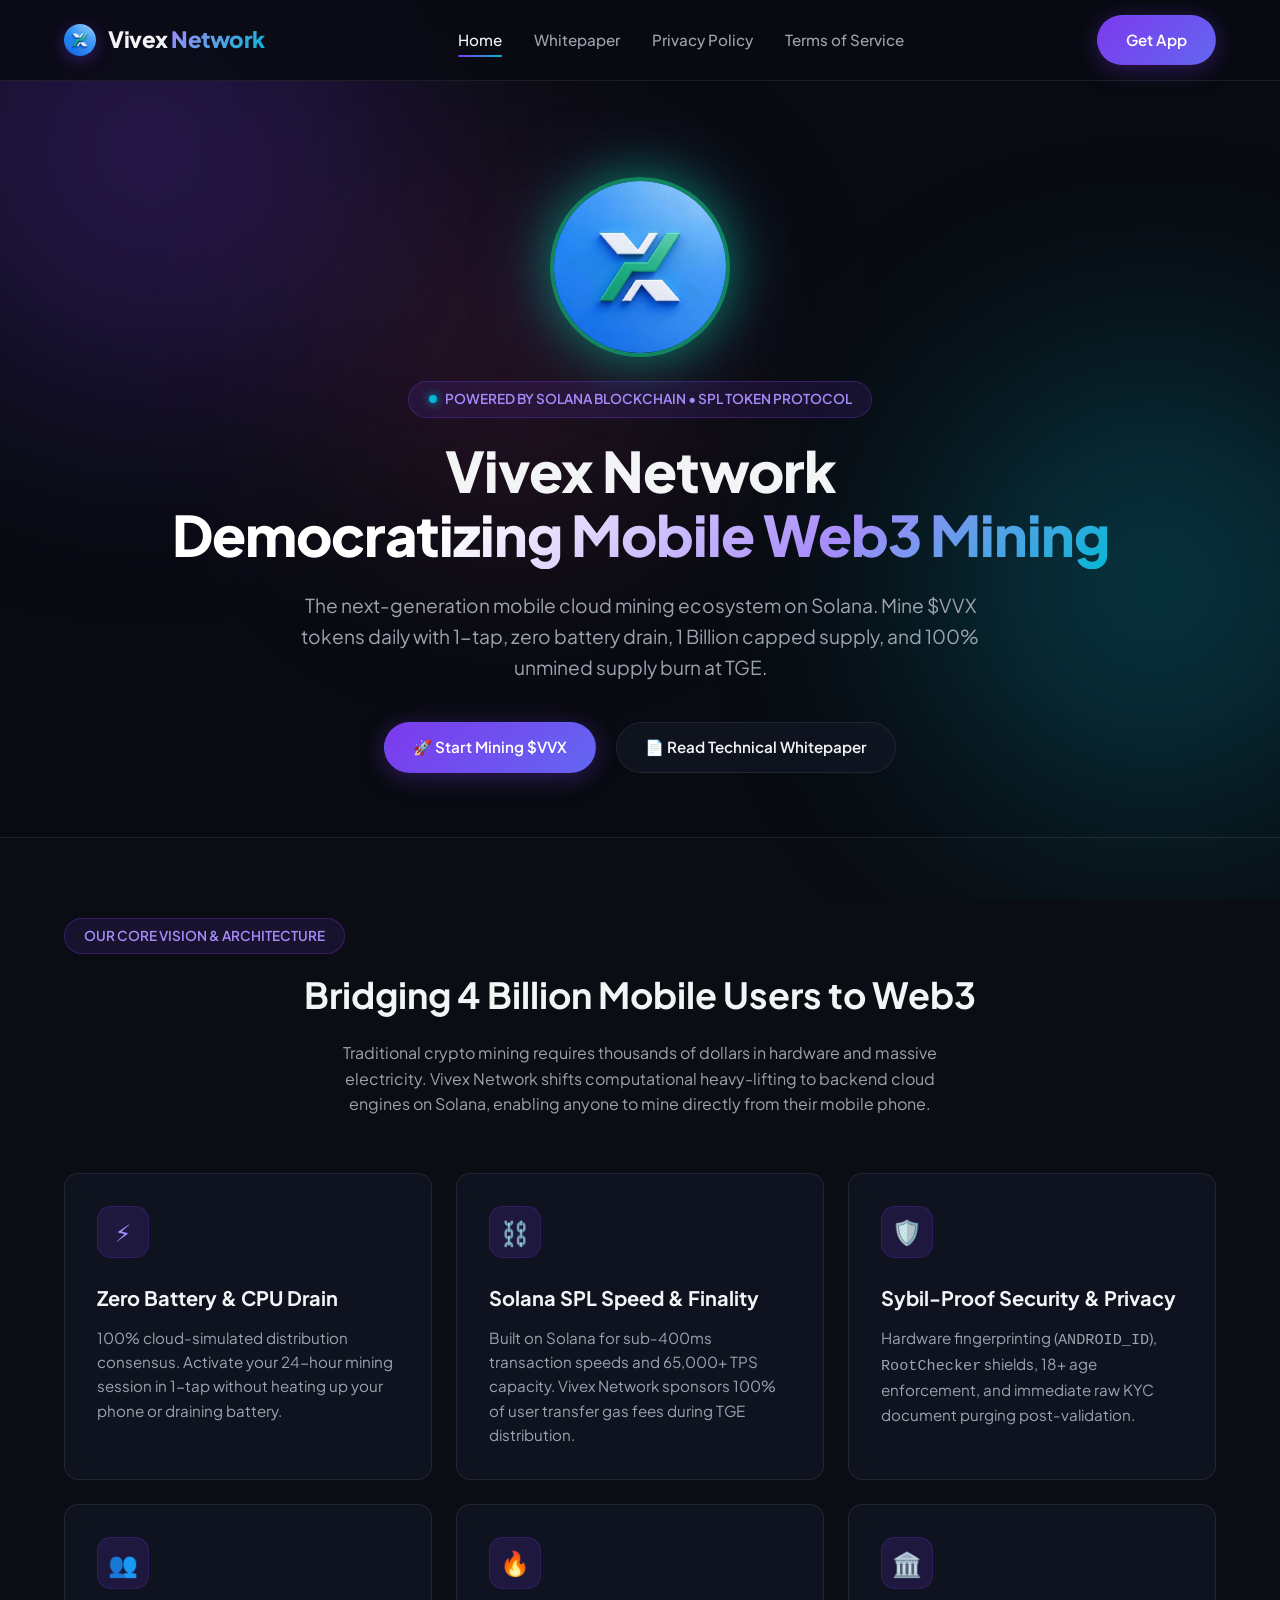
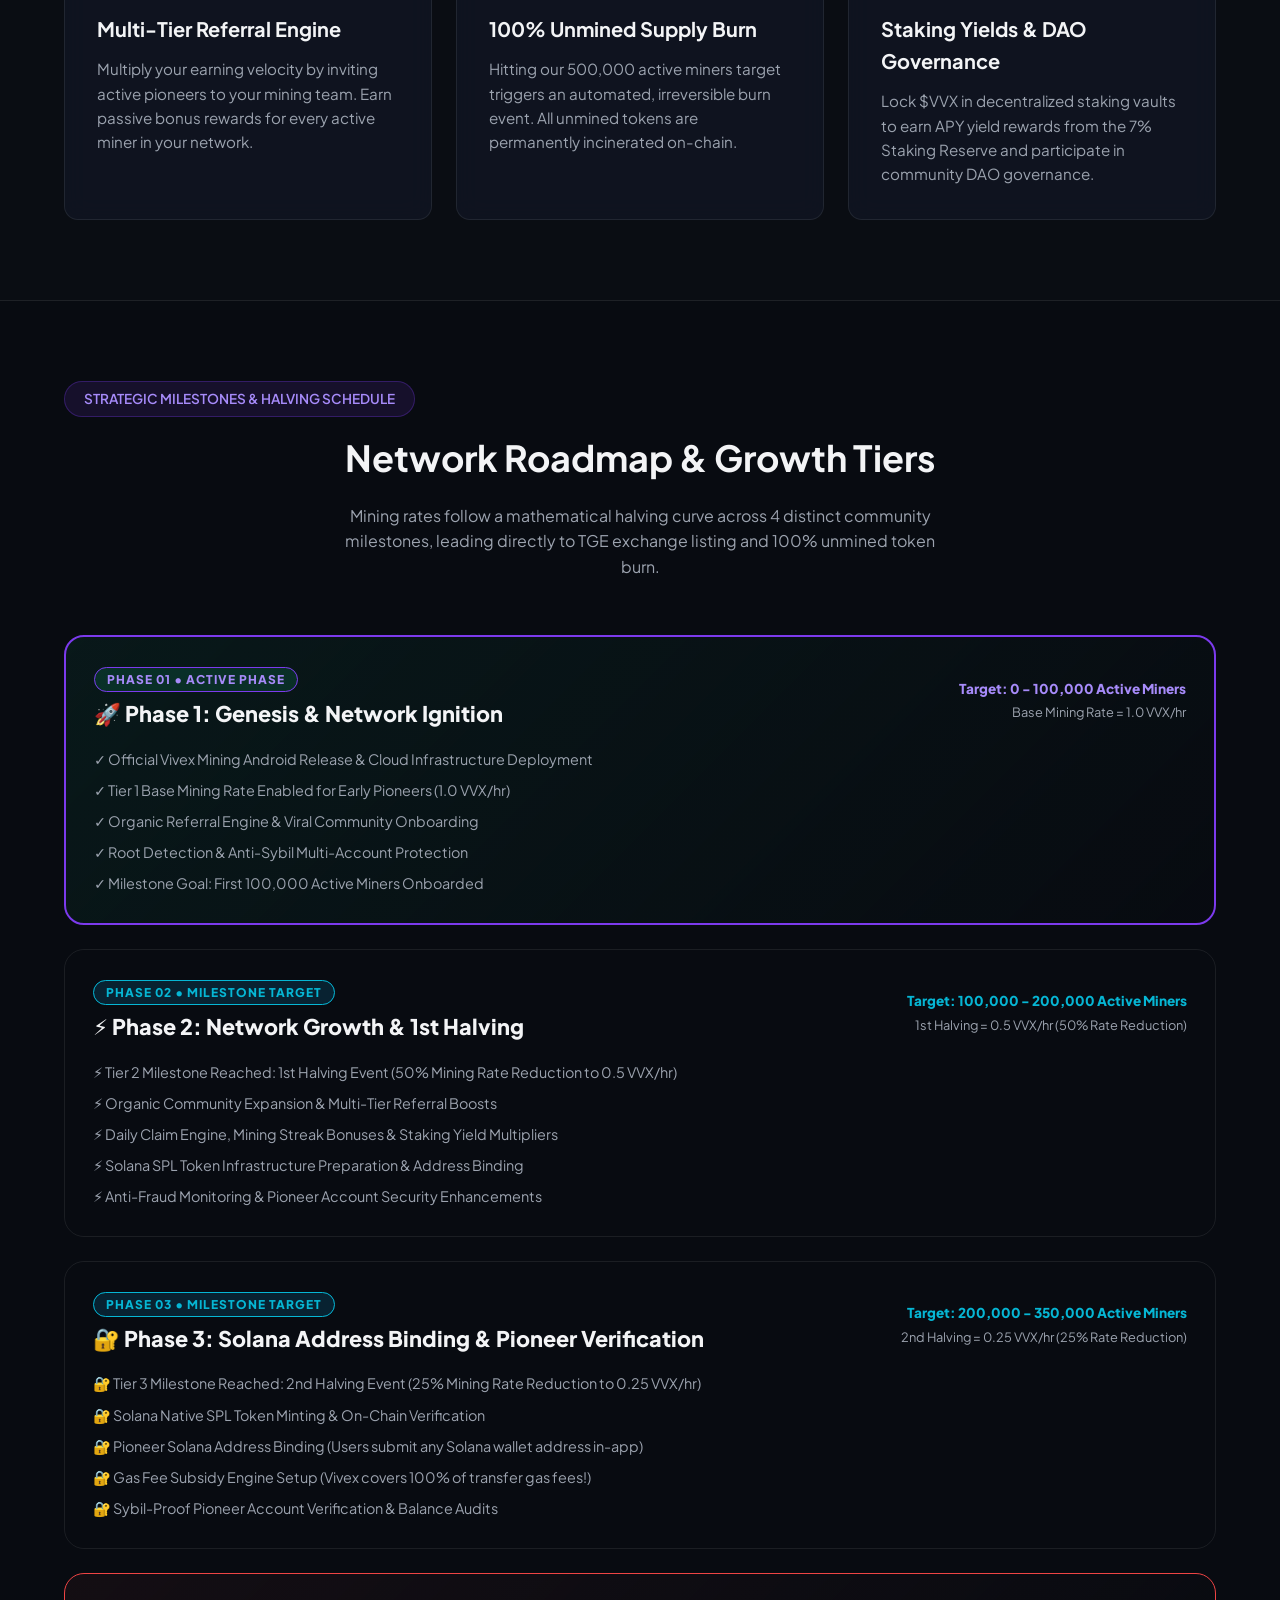
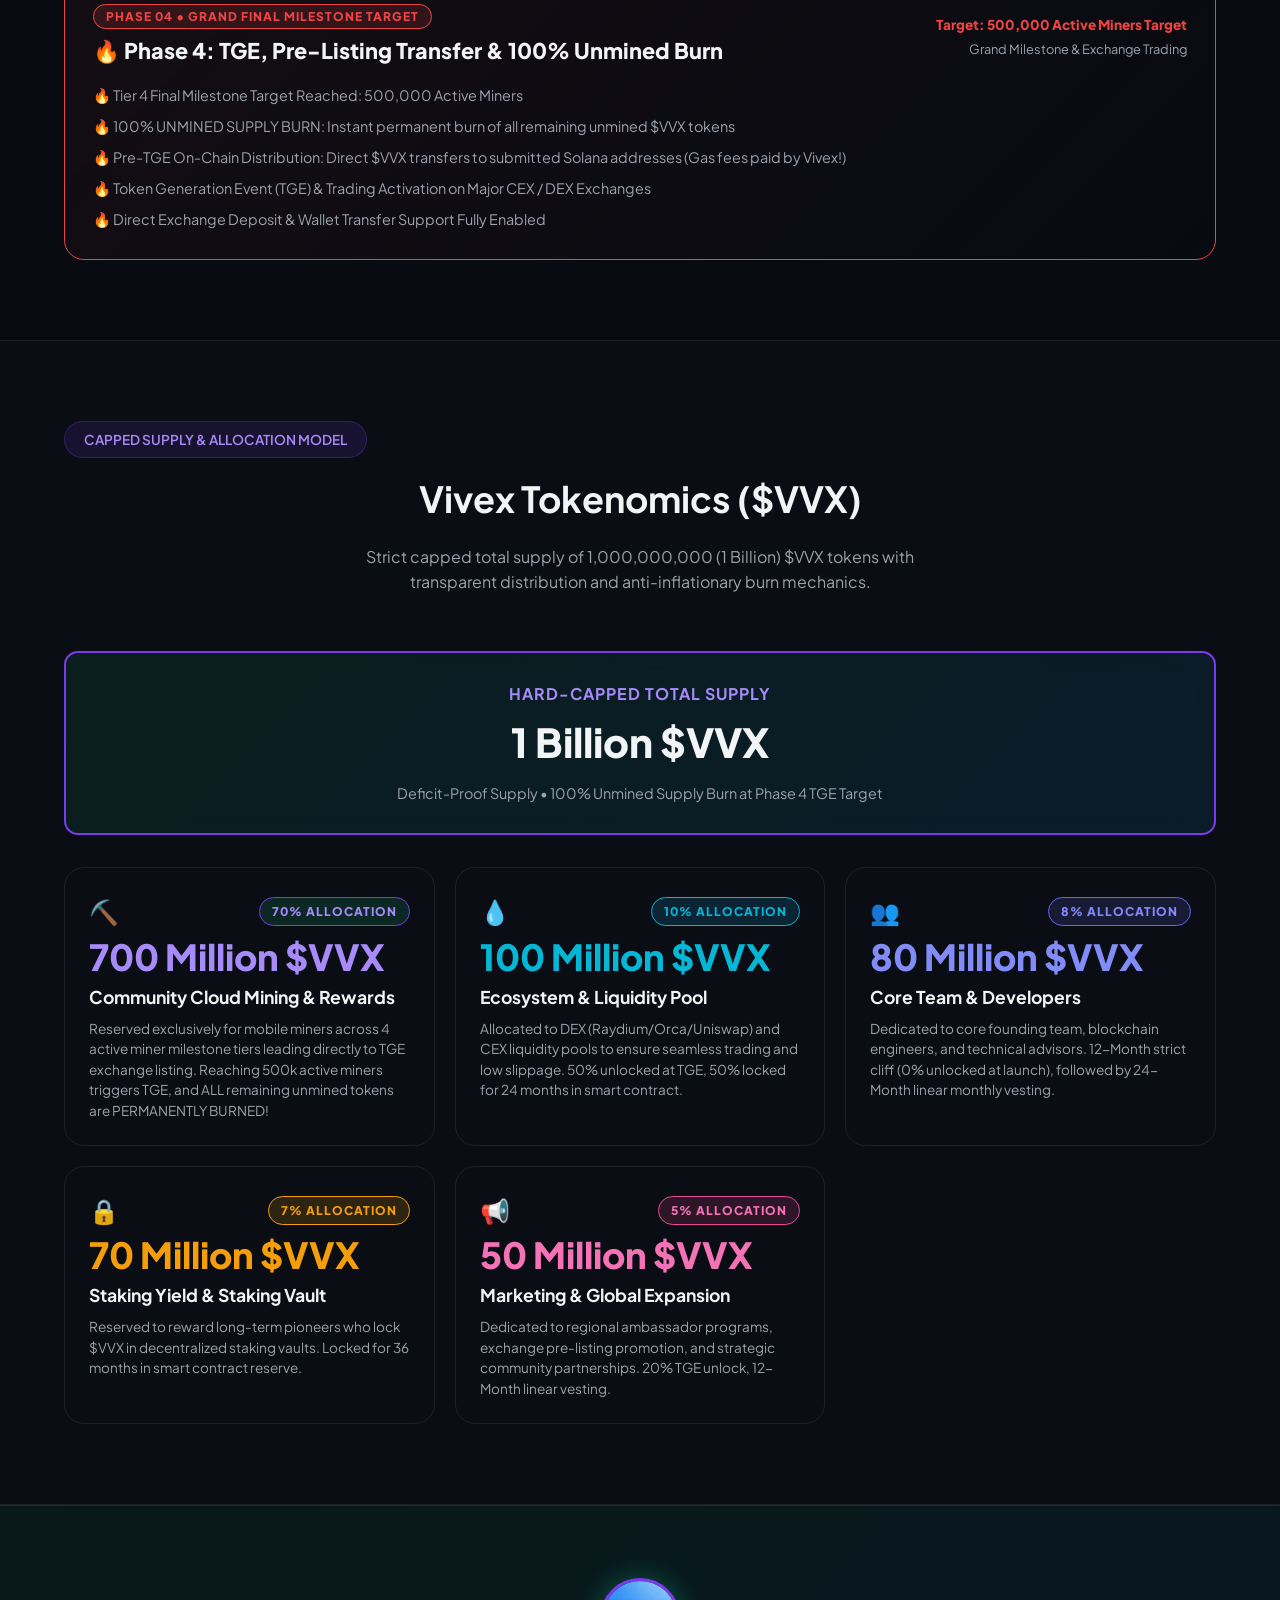
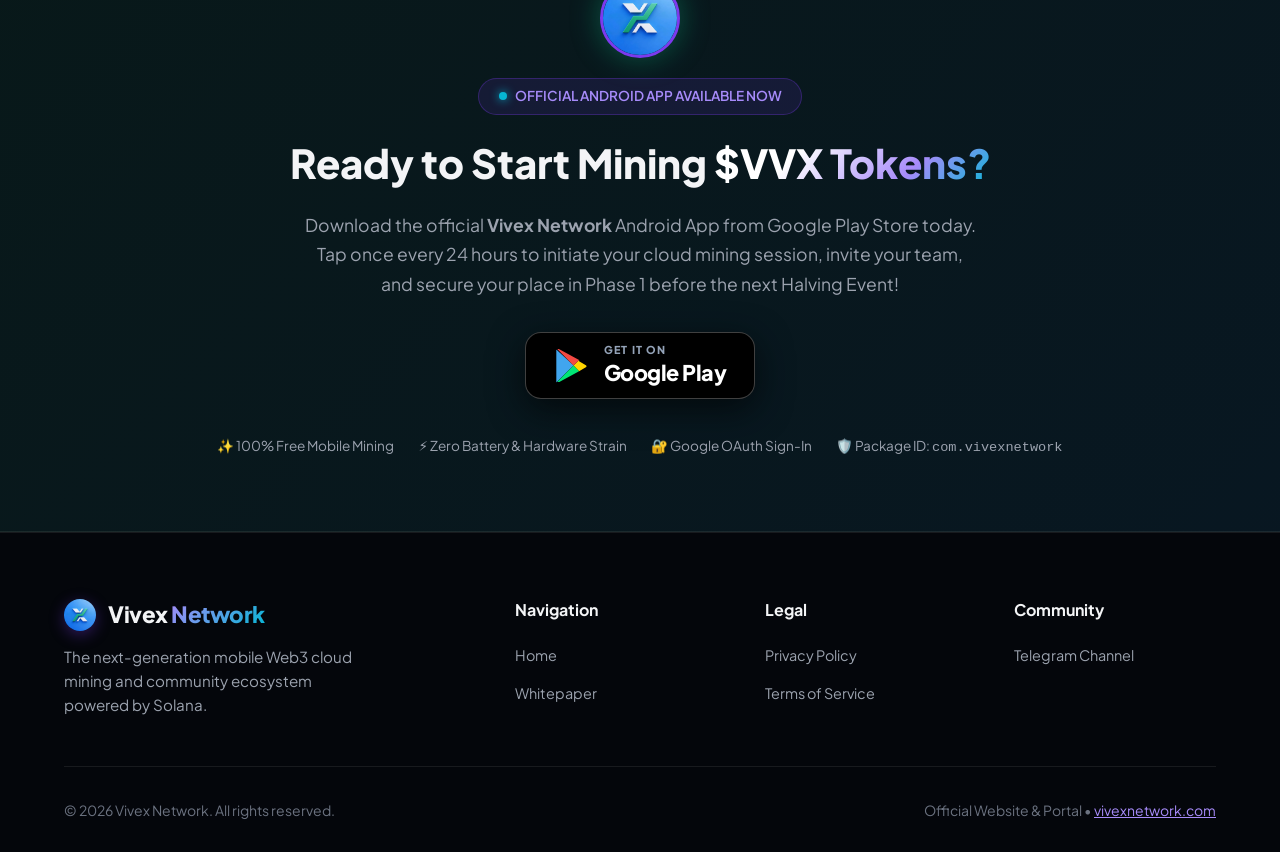
<file: index.html>
<!DOCTYPE html>
<html lang="en">
<head>
  <meta charset="UTF-8">
  <meta name="viewport" content="width=device-width, initial-scale=1.0">
  <title>Vivex Network - Next-Gen Web3 Cloud Mining Platform on Solana</title>
  <meta name="description" content="Official Vivex Network website: Mine $VVX tokens daily on Solana blockchain with zero battery drain, explore full roadmap, tokenomics, whitepaper, and legal terms.">
  <meta name="keywords" content="Vivex Network, Solana SPL, $VVX Token, Web3 Cloud Mining, Tokenomics, Halving Roadmap, Mobile Crypto Mining">
  <meta name="theme-color" content="#080b11">
  <link rel="canonical" href="https://vivexnetwork.com/">
  <!-- Favicons & Touch Icons for Google Search -->
  <link rel="icon" type="image/png" sizes="192x192" href="./favicon.png">
  <link rel="apple-touch-icon" sizes="180x180" href="./favicon.png">
  <link rel="manifest" href="./site.webmanifest">

  <!-- Open Graph / Facebook / LinkedIn Metadata -->
  <meta property="og:type" content="website">
  <meta property="og:url" content="https://vivexnetwork.com/">
  <meta property="og:title" content="Vivex Network - Next-Gen Web3 Cloud Mining Platform on Solana">
  <meta property="og:description" content="Join the Web3 revolution with Vivex Network. 1-tap cloud mining on Solana, zero battery drain, 1B capped supply, and 100% unmined token burn.">
  <meta property="og:site_name" content="Vivex Network">

  <!-- Twitter Metadata -->
  <meta name="twitter:card" content="summary_large_image">
  <meta name="twitter:url" content="https://vivexnetwork.com/">
  <meta name="twitter:title" content="Vivex Network - Next-Gen Web3 Cloud Mining Platform on Solana">
  <meta name="twitter:description" content="Start cloud mining Vivex tokens daily directly from your smartphone.">

  <!-- Google Fonts -->
  <link rel="preconnect" href="https://fonts.googleapis.com">
  <link rel="preconnect" href="https://fonts.gstatic.com" crossorigin>
  <link href="https://fonts.googleapis.com/css2?family=Plus+Jakarta+Sans:wght@400;500;600;700;800;900&display=swap" rel="stylesheet">

  <!-- Stylesheet -->
  <link rel="stylesheet" href="./css/style.css">

  <!-- Google Structured Data (JSON-LD) -->
  <script type="application/ld+json">
  {
    "@context": "https://schema.org",
    "@graph": [
      {
        "@type": "WebSite",
        "@id": "https://vivexnetwork.com/#website",
        "url": "https://vivexnetwork.com/",
        "name": "Vivex Network",
        "alternateName": ["Vivex App", "Vivex Mining"],
        "description": "Next-Generation Solana Web3 Mobile Cloud Mining Platform"
      },
      {
        "@type": "Organization",
        "@id": "https://vivexnetwork.com/#organization",
        "name": "Vivex Network",
        "url": "https://vivexnetwork.com/",
        "logo": "https://vivexnetwork.com/assets/logo.png",
        "sameAs": [
          "https://twitter.com/vivexnetwork",
          "https://t.me/vivexnetwork"
        ]
      }
    ]
  }
  </script>
</head>
<body>

  <!-- Background Glow Orbs -->
  <div class="bg-glow-container">
    <div class="glow-orb glow-orb-1"></div>
    <div class="glow-orb glow-orb-2"></div>
    <div class="glow-orb glow-orb-3"></div>
  </div>

  <!-- Site Navigation Header -->
  <header class="site-header">
    <div class="container navbar">
      <a href="./" class="logo">
        <img src="./assets/logo.png" alt="Vivex Network Logo" class="logo-img">
        <div class="logo-text">Vivex <span>Network</span></div>
      </a>

      <nav>
        <ul class="nav-links">
          <li><a href="./" class="nav-link active">Home</a></li>
          <li><a href="./whitepaper/" class="nav-link">Whitepaper</a></li>
          <li><a href="./privacy/" class="nav-link">Privacy Policy</a></li>
          <li><a href="./terms/" class="nav-link">Terms of Service</a></li>
        </ul>
      </nav>

      <div class="header-cta">
        <a href="#download" class="btn btn-primary">Get App</a>
        <button class="mobile-toggle" aria-label="Toggle Navigation">☰</button>
      </div>
    </div>
  </header>

  <!-- Hero Section -->
  <section class="hero" id="home">
    <div class="container" style="text-align: center;">
      <!-- Hero Logo Display -->
      <div style="display: flex; justify-content: center; align-items: center;">
        <img src="./assets/logo.png" alt="Vivex Network Logo" class="hero-logo-img">
      </div>

      <div class="badge-glow" style="margin: 0 auto 1.25rem;">
        <span class="badge-dot"></span>
        <span>POWERED BY SOLANA BLOCKCHAIN • SPL TOKEN PROTOCOL</span>
      </div>

      <h1 class="hero-title">
        Vivex Network <br>
        <span class="gradient-text">Democratizing Mobile Web3 Mining</span>
      </h1>

      <p class="hero-subtitle">
        The next-generation mobile cloud mining ecosystem on Solana. Mine $VVX tokens daily with 1-tap, zero battery drain, 1 Billion capped supply, and 100% unmined supply burn at TGE.
      </p>

      <div class="hero-btns" style="justify-content: center; gap: 1.25rem;">
        <a href="#download" class="btn btn-primary">
          <span>🚀 Start Mining $VVX</span>
        </a>
        <a href="./whitepaper/" class="btn btn-secondary">
          <span>📄 Read Technical Whitepaper</span>
        </a>
      </div>
    </div>
  </section>

  <!-- App Introduction & Vision Section -->
  <section class="section" id="vision" style="background: rgba(255,255,255,0.01); border-top: 1px solid var(--border-color); border-bottom: 1px solid var(--border-color);">
    <div class="container">
      <div class="badge-glow" style="margin-bottom: 0.75rem;">
        <span>OUR CORE VISION & ARCHITECTURE</span>
      </div>
      <h2 class="section-title">Bridging 4 Billion Mobile Users to Web3</h2>
      <p class="section-desc">
        Traditional crypto mining requires thousands of dollars in hardware and massive electricity. Vivex Network shifts computational heavy-lifting to backend cloud engines on Solana, enabling anyone to mine directly from their mobile phone.
      </p>

      <div class="grid-3" style="margin-top: 2.5rem;">
        <!-- Card 1 -->
        <div class="feature-card">
          <div class="feature-icon">⚡</div>
          <h3 class="feature-title">Zero Battery & CPU Drain</h3>
          <p class="feature-text">
            100% cloud-simulated distribution consensus. Activate your 24-hour mining session in 1-tap without heating up your phone or draining battery.
          </p>
        </div>

        <!-- Card 2 -->
        <div class="feature-card">
          <div class="feature-icon">⛓️</div>
          <h3 class="feature-title">Solana SPL Speed & Finality</h3>
          <p class="feature-text">
            Built on Solana for sub-400ms transaction speeds and 65,000+ TPS capacity. Vivex Network sponsors 100% of user transfer gas fees during TGE distribution.
          </p>
        </div>

        <!-- Card 3 -->
        <div class="feature-card">
          <div class="feature-icon">🛡️</div>
          <h3 class="feature-title">Sybil-Proof Security & Privacy</h3>
          <p class="feature-text">
            Hardware fingerprinting (<code>ANDROID_ID</code>), <code>RootChecker</code> shields, 18+ age enforcement, and immediate raw KYC document purging post-validation.
          </p>
        </div>

        <!-- Card 4 -->
        <div class="feature-card">
          <div class="feature-icon">👥</div>
          <h3 class="feature-title">Multi-Tier Referral Engine</h3>
          <p class="feature-text">
            Multiply your earning velocity by inviting active pioneers to your mining team. Earn passive bonus rewards for every active miner in your network.
          </p>
        </div>

        <!-- Card 5 -->
        <div class="feature-card">
          <div class="feature-icon">🔥</div>
          <h3 class="feature-title">100% Unmined Supply Burn</h3>
          <p class="feature-text">
            Hitting our 500,000 active miners target triggers an automated, irreversible burn event. All unmined tokens are permanently incinerated on-chain.
          </p>
        </div>

        <!-- Card 6 -->
        <div class="feature-card">
          <div class="feature-icon">🏛️</div>
          <h3 class="feature-title">Staking Yields & DAO Governance</h3>
          <p class="feature-text">
            Lock $VVX in decentralized staking vaults to earn APY yield rewards from the 7% Staking Reserve and participate in community DAO governance.
          </p>
        </div>
      </div>
    </div>
  </section>

  <!-- Full Roadmap Section (Matching RoadmapScreen.kt 100%) -->
  <section class="section" id="roadmap">
    <div class="container">
      <div class="badge-glow" style="margin-bottom: 0.75rem;">
        <span>STRATEGIC MILESTONES & HALVING SCHEDULE</span>
      </div>
      <h2 class="section-title">Network Roadmap & Growth Tiers</h2>
      <p class="section-desc">
        Mining rates follow a mathematical halving curve across 4 distinct community milestones, leading directly to TGE exchange listing and 100% unmined token burn.
      </p>

      <div class="roadmap-timeline">
        <!-- Phase 1 -->
        <div class="roadmap-card active-phase">
          <div class="roadmap-header">
            <div>
              <span class="phase-tag active">Phase 01 • Active Phase</span>
              <h3 style="font-size: 1.35rem; font-weight: 800; color: var(--text-main); margin-top: 0.4rem;">
                🚀 Phase 1: Genesis & Network Ignition
              </h3>
            </div>
            <div style="text-align: right;">
              <span style="font-size: 0.85rem; font-weight: 800; color: var(--primary-light);">Target: 0 - 100,000 Active Miners</span>
              <p style="font-size: 0.8rem; color: var(--text-muted); margin-top: 2px;">Base Mining Rate = 1.0 VVX/hr</p>
            </div>
          </div>
          <ul style="list-style: none; padding: 0; display: grid; gap: 0.5rem; font-size: 0.9rem; color: var(--text-muted);">
            <li>✓ Official Vivex Mining Android Release & Cloud Infrastructure Deployment</li>
            <li>✓ Tier 1 Base Mining Rate Enabled for Early Pioneers (1.0 VVX/hr)</li>
            <li>✓ Organic Referral Engine & Viral Community Onboarding</li>
            <li>✓ Root Detection & Anti-Sybil Multi-Account Protection</li>
            <li>✓ Milestone Goal: First 100,000 Active Miners Onboarded</li>
          </ul>
        </div>

        <!-- Phase 2 -->
        <div class="roadmap-card">
          <div class="roadmap-header">
            <div>
              <span class="phase-tag upcoming">Phase 02 • Milestone Target</span>
              <h3 style="font-size: 1.35rem; font-weight: 800; color: var(--text-main); margin-top: 0.4rem;">
                ⚡ Phase 2: Network Growth & 1st Halving
              </h3>
            </div>
            <div style="text-align: right;">
              <span style="font-size: 0.85rem; font-weight: 800; color: var(--accent-cyan);">Target: 100,000 - 200,000 Active Miners</span>
              <p style="font-size: 0.8rem; color: var(--text-muted); margin-top: 2px;">1st Halving = 0.5 VVX/hr (50% Rate Reduction)</p>
            </div>
          </div>
          <ul style="list-style: none; padding: 0; display: grid; gap: 0.5rem; font-size: 0.9rem; color: var(--text-muted);">
            <li>⚡ Tier 2 Milestone Reached: 1st Halving Event (50% Mining Rate Reduction to 0.5 VVX/hr)</li>
            <li>⚡ Organic Community Expansion & Multi-Tier Referral Boosts</li>
            <li>⚡ Daily Claim Engine, Mining Streak Bonuses & Staking Yield Multipliers</li>
            <li>⚡ Solana SPL Token Infrastructure Preparation & Address Binding</li>
            <li>⚡ Anti-Fraud Monitoring & Pioneer Account Security Enhancements</li>
          </ul>
        </div>

        <!-- Phase 3 -->
        <div class="roadmap-card">
          <div class="roadmap-header">
            <div>
              <span class="phase-tag upcoming">Phase 03 • Milestone Target</span>
              <h3 style="font-size: 1.35rem; font-weight: 800; color: var(--text-main); margin-top: 0.4rem;">
                🔐 Phase 3: Solana Address Binding & Pioneer Verification
              </h3>
            </div>
            <div style="text-align: right;">
              <span style="font-size: 0.85rem; font-weight: 800; color: var(--accent-cyan);">Target: 200,000 - 350,000 Active Miners</span>
              <p style="font-size: 0.8rem; color: var(--text-muted); margin-top: 2px;">2nd Halving = 0.25 VVX/hr (25% Rate Reduction)</p>
            </div>
          </div>
          <ul style="list-style: none; padding: 0; display: grid; gap: 0.5rem; font-size: 0.9rem; color: var(--text-muted);">
            <li>🔐 Tier 3 Milestone Reached: 2nd Halving Event (25% Mining Rate Reduction to 0.25 VVX/hr)</li>
            <li>🔐 Solana Native SPL Token Minting & On-Chain Verification</li>
            <li>🔐 Pioneer Solana Address Binding (Users submit any Solana wallet address in-app)</li>
            <li>🔐 Gas Fee Subsidy Engine Setup (Vivex covers 100% of transfer gas fees!)</li>
            <li>🔐 Sybil-Proof Pioneer Account Verification & Balance Audits</li>
          </ul>
        </div>

        <!-- Phase 4 -->
        <div class="roadmap-card" style="border-color: #ef4444; background: linear-gradient(135deg, rgba(239, 68, 68, 0.05), rgba(8,11,17,0.95));">
          <div class="roadmap-header">
            <div>
              <span class="phase-tag grand">Phase 04 • Grand Final Milestone Target</span>
              <h3 style="font-size: 1.35rem; font-weight: 800; color: var(--text-main); margin-top: 0.4rem;">
                🔥 Phase 4: TGE, Pre-Listing Transfer & 100% Unmined Burn
              </h3>
            </div>
            <div style="text-align: right;">
              <span style="font-size: 0.85rem; font-weight: 800; color: #ef4444;">Target: 500,000 Active Miners Target</span>
              <p style="font-size: 0.8rem; color: var(--text-muted); margin-top: 2px;">Grand Milestone & Exchange Trading</p>
            </div>
          </div>
          <ul style="list-style: none; padding: 0; display: grid; gap: 0.5rem; font-size: 0.9rem; color: var(--text-muted);">
            <li>🔥 Tier 4 Final Milestone Target Reached: 500,000 Active Miners</li>
            <li>🔥 100% UNMINED SUPPLY BURN: Instant permanent burn of all remaining unmined $VVX tokens</li>
            <li>🔥 Pre-TGE On-Chain Distribution: Direct $VVX transfers to submitted Solana addresses (Gas fees paid by Vivex!)</li>
            <li>🔥 Token Generation Event (TGE) & Trading Activation on Major CEX / DEX Exchanges</li>
            <li>🔥 Direct Exchange Deposit & Wallet Transfer Support Fully Enabled</li>
          </ul>
        </div>
      </div>
    </div>
  </section>

  <!-- Full Tokenomics Section (Matching TokenomicsScreen.kt 100%) -->
  <section class="section" id="tokenomics" style="background: rgba(255,255,255,0.01); border-top: 1px solid var(--border-color); border-bottom: 1px solid var(--border-color);">
    <div class="container">
      <div class="badge-glow" style="margin-bottom: 0.75rem;">
        <span>CAPPED SUPPLY & ALLOCATION MODEL</span>
      </div>
      <h2 class="section-title">Vivex Tokenomics ($VVX)</h2>
      <p class="section-desc">
        Strict capped total supply of 1,000,000,000 (1 Billion) $VVX tokens with transparent distribution and anti-inflationary burn mechanics.
      </p>

      <!-- Total Supply Banner -->
      <div class="feature-card" style="margin-top: 2rem; padding: 1.75rem; text-align: center; background: linear-gradient(135deg, rgba(16,185,129,0.1), rgba(14,165,233,0.1)); border: 2px solid var(--primary);">
        <h3 style="font-size: 1rem; text-transform: uppercase; letter-spacing: 1px; color: var(--primary-light);">HARD-CAPPED TOTAL SUPPLY</h3>
        <p style="font-size: 2.5rem; font-weight: 900; color: var(--text-main); margin-top: 0.25rem;">1 Billion $VVX</p>
        <p style="font-size: 0.9rem; color: var(--text-muted); margin-top: 0.5rem;">Deficit-Proof Supply • 100% Unmined Supply Burn at Phase 4 TGE Target</p>
      </div>

      <div class="tokenomics-grid">
        <!-- Allocation 1 -->
        <div class="tokenomics-card">
          <div style="display: flex; justify-content: space-between; align-items: center;">
            <span style="font-size: 1.5rem;">⛏️</span>
            <span class="phase-tag active">70% ALLOCATION</span>
          </div>
          <div class="tokenomics-percent" style="color: var(--primary-light);">700 Million $VVX</div>
          <h4 style="font-size: 1.1rem; color: var(--text-main);">Community Cloud Mining & Rewards</h4>
          <p style="font-size: 0.85rem; color: var(--text-muted); margin-top: 0.5rem; line-height: 1.5;">
            Reserved exclusively for mobile miners across 4 active miner milestone tiers leading directly to TGE exchange listing. Reaching 500k active miners triggers TGE, and ALL remaining unmined tokens are PERMANENTLY BURNED!
          </p>
        </div>

        <!-- Allocation 2 -->
        <div class="tokenomics-card">
          <div style="display: flex; justify-content: space-between; align-items: center;">
            <span style="font-size: 1.5rem;">💧</span>
            <span class="phase-tag upcoming">10% ALLOCATION</span>
          </div>
          <div class="tokenomics-percent" style="color: var(--accent-cyan);">100 Million $VVX</div>
          <h4 style="font-size: 1.1rem; color: var(--text-main);">Ecosystem & Liquidity Pool</h4>
          <p style="font-size: 0.85rem; color: var(--text-muted); margin-top: 0.5rem; line-height: 1.5;">
            Allocated to DEX (Raydium/Orca/Uniswap) and CEX liquidity pools to ensure seamless trading and low slippage. 50% unlocked at TGE, 50% locked for 24 months in smart contract.
          </p>
        </div>

        <!-- Allocation 3 -->
        <div class="tokenomics-card">
          <div style="display: flex; justify-content: space-between; align-items: center;">
            <span style="font-size: 1.5rem;">👥</span>
            <span class="phase-tag" style="background: rgba(99, 102, 241, 0.15); color: #818cf8; border: 1px solid #6366f1;">8% ALLOCATION</span>
          </div>
          <div class="tokenomics-percent" style="color: #818cf8;">80 Million $VVX</div>
          <h4 style="font-size: 1.1rem; color: var(--text-main);">Core Team & Developers</h4>
          <p style="font-size: 0.85rem; color: var(--text-muted); margin-top: 0.5rem; line-height: 1.5;">
            Dedicated to core founding team, blockchain engineers, and technical advisors. 12-Month strict cliff (0% unlocked at launch), followed by 24-Month linear monthly vesting.
          </p>
        </div>

        <!-- Allocation 4 -->
        <div class="tokenomics-card">
          <div style="display: flex; justify-content: space-between; align-items: center;">
            <span style="font-size: 1.5rem;">🔒</span>
            <span class="phase-tag" style="background: rgba(245, 158, 11, 0.15); color: #f59e0b; border: 1px solid #f59e0b;">7% ALLOCATION</span>
          </div>
          <div class="tokenomics-percent" style="color: #f59e0b;">70 Million $VVX</div>
          <h4 style="font-size: 1.1rem; color: var(--text-main);">Staking Yield & Staking Vault</h4>
          <p style="font-size: 0.85rem; color: var(--text-muted); margin-top: 0.5rem; line-height: 1.5;">
            Reserved to reward long-term pioneers who lock $VVX in decentralized staking vaults. Locked for 36 months in smart contract reserve.
          </p>
        </div>

        <!-- Allocation 5 -->
        <div class="tokenomics-card">
          <div style="display: flex; justify-content: space-between; align-items: center;">
            <span style="font-size: 1.5rem;">📢</span>
            <span class="phase-tag" style="background: rgba(236, 72, 153, 0.15); color: #f472b6; border: 1px solid #ec4899;">5% ALLOCATION</span>
          </div>
          <div class="tokenomics-percent" style="color: #f472b6;">50 Million $VVX</div>
          <h4 style="font-size: 1.1rem; color: var(--text-main);">Marketing & Global Expansion</h4>
          <p style="font-size: 0.85rem; color: var(--text-muted); margin-top: 0.5rem; line-height: 1.5;">
            Dedicated to regional ambassador programs, exchange pre-listing promotion, and strategic community partnerships. 20% TGE unlock, 12-Month linear vesting.
          </p>
        </div>
      </div>
    </div>
  </section>

  <!-- Dedicated App Download CTA Section -->
  <section class="section" id="download" style="background: linear-gradient(135deg, rgba(16,185,129,0.08), rgba(14,165,233,0.08)); border-top: 1px solid var(--border-color); border-bottom: 1px solid var(--border-color); text-align: center; padding: 4.5rem 0;">
    <div class="container">
      <div style="display: flex; justify-content: center; margin-bottom: 1.25rem;">
        <img src="./assets/logo.png" alt="Vivex App Icon" style="width: 80px; height: 80px; border-radius: 50%; border: 3px solid var(--primary); box-shadow: 0 0 30px rgba(16,185,129,0.4);">
      </div>

      <div class="badge-glow" style="margin: 0 auto 1rem;">
        <span class="badge-dot"></span>
        <span>OFFICIAL ANDROID APP AVAILABLE NOW</span>
      </div>

      <h2 class="section-title" style="font-size: 2.5rem; font-weight: 900; margin-bottom: 1rem;">
        Ready to Start Mining <span class="gradient-text">$VVX Tokens?</span>
      </h2>

      <p class="section-desc" style="max-width: 680px; margin: 0 auto 2rem; font-size: 1.1rem; line-height: 1.7;">
        Download the official <strong>Vivex Network</strong> Android App from Google Play Store today. Tap once every 24 hours to initiate your cloud mining session, invite your team, and secure your place in Phase 1 before the next Halving Event!
      </p>

      <!-- Official Google Play Store Button Badge -->
      <div style="display: flex; justify-content: center; align-items: center; margin-top: 1.5rem;">
        <a href="https://play.google.com/store/apps/details?id=com.vivexnetwork" target="_blank" rel="noopener" class="google-play-btn">
          <svg class="play-icon" viewBox="0 0 512 512" width="34" height="34">
            <path fill="#41A5EE" d="M38.8 11.2c-2.6 2.8-4.1 7.1-4.1 12.8v464c0 5.7 1.5 10 4.1 12.8l1.4 1.4L293.4 250v-4L38.8 11.2z"/>
            <path fill="#FFD400" d="M377.6 165.7l-84.2 84.3L377.6 334l102.3-58.1c6.7-3.8 10.1-9 10.1-15.9s-3.4-12.1-10.1-15.9l-102.3-58.4z"/>
            <path fill="#F34943" d="M293.4 250l84.2-84.3L80.1 4.7C71.3-.3 60.7.7 51.5 5.5l241.9 244.5z"/>
            <path fill="#00E676" d="M293.4 250L51.5 494.5c9.2 4.8 19.8 5.8 28.6.8l297.5-161.3L293.4 250z"/>
          </svg>
          <div class="play-btn-text">
            <span class="play-btn-subtitle">GET IT ON</span>
            <span class="play-btn-title">Google Play</span>
          </div>
        </a>
      </div>

      <!-- Quick Highlights -->
      <div style="display: flex; justify-content: center; gap: 1.5rem; flex-wrap: wrap; margin-top: 2.25rem; font-size: 0.85rem; color: var(--text-muted);">
        <span>✨ 100% Free Mobile Mining</span>
        <span>⚡ Zero Battery & Hardware Strain</span>
        <span>🔐 Google OAuth Sign-In</span>
        <span>🛡️ Package ID: <code>com.vivexnetwork</code></span>
      </div>
    </div>
  </section>

  <!-- Site Footer -->
  <footer class="site-footer">
    <div class="container">
      <div class="footer-grid">
        <div class="footer-brand">
          <a href="./" class="logo">
            <img src="./assets/logo.png" alt="Vivex Network Logo" class="logo-img">
            <div class="logo-text">Vivex <span>Network</span></div>
          </a>
          <p style="margin-top: 0.75rem;">The next-generation mobile Web3 cloud mining and community ecosystem powered by Solana.</p>
        </div>

        <div>
          <h4 class="footer-col-title">Navigation</h4>
          <ul class="footer-links">
            <li><a href="./">Home</a></li>
            <li><a href="./whitepaper/">Whitepaper</a></li>
          </ul>
        </div>

        <div>
          <h4 class="footer-col-title">Legal</h4>
          <ul class="footer-links">
            <li><a href="./privacy/">Privacy Policy</a></li>
            <li><a href="./terms/">Terms of Service</a></li>
          </ul>
        </div>

        <div>
          <h4 class="footer-col-title">Community</h4>
          <ul class="footer-links">
            <li><a href="https://t.me/vivexnetwork" target="_blank" rel="noopener">Telegram Channel</a></li>
          </ul>
        </div>
      </div>

      <div class="footer-bottom">
        <p>&copy; 2026 Vivex Network. All rights reserved.</p>
        <p>Official Website & Portal • <a href="https://vivexnetwork.com" style="color: var(--primary-light);">vivexnetwork.com</a></p>
      </div>
    </div>
  </footer>

  <!-- Script -->
  <script src="./js/script.js"></script>
</body>
</html>
</file>
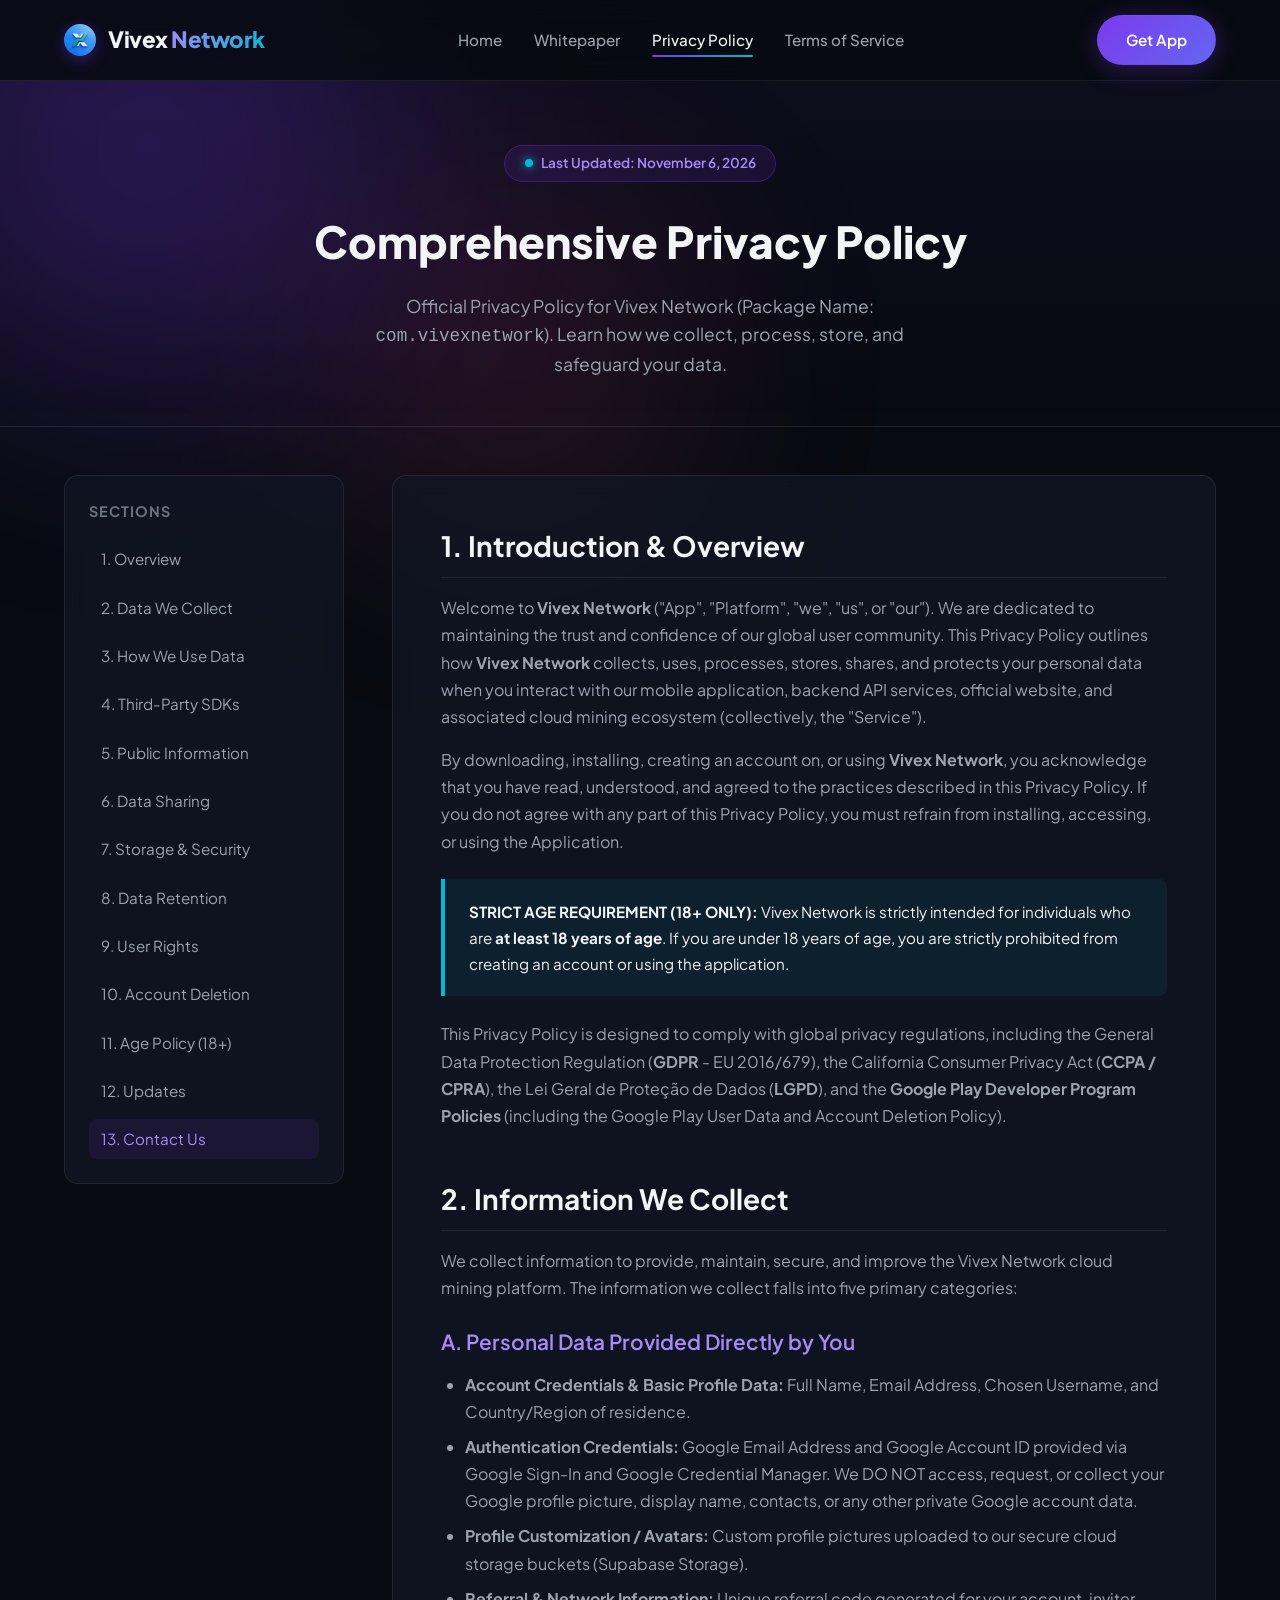
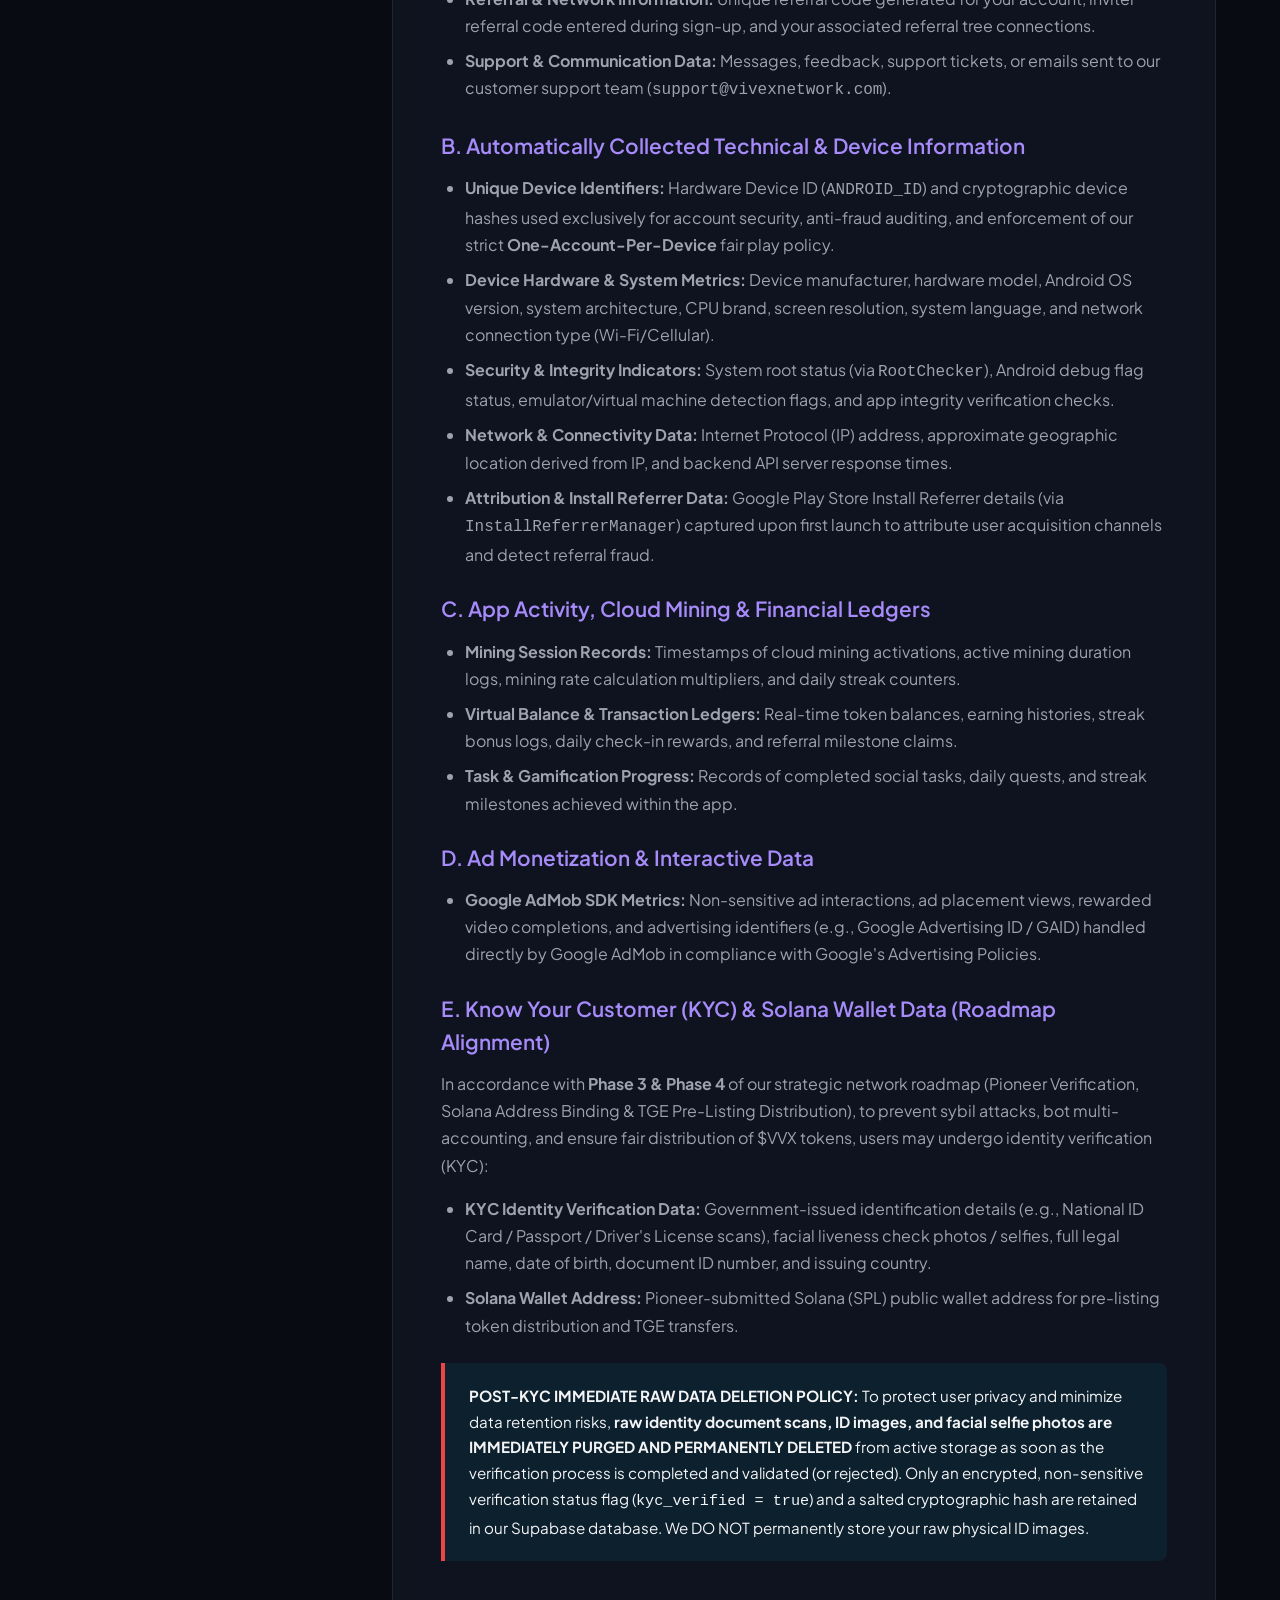
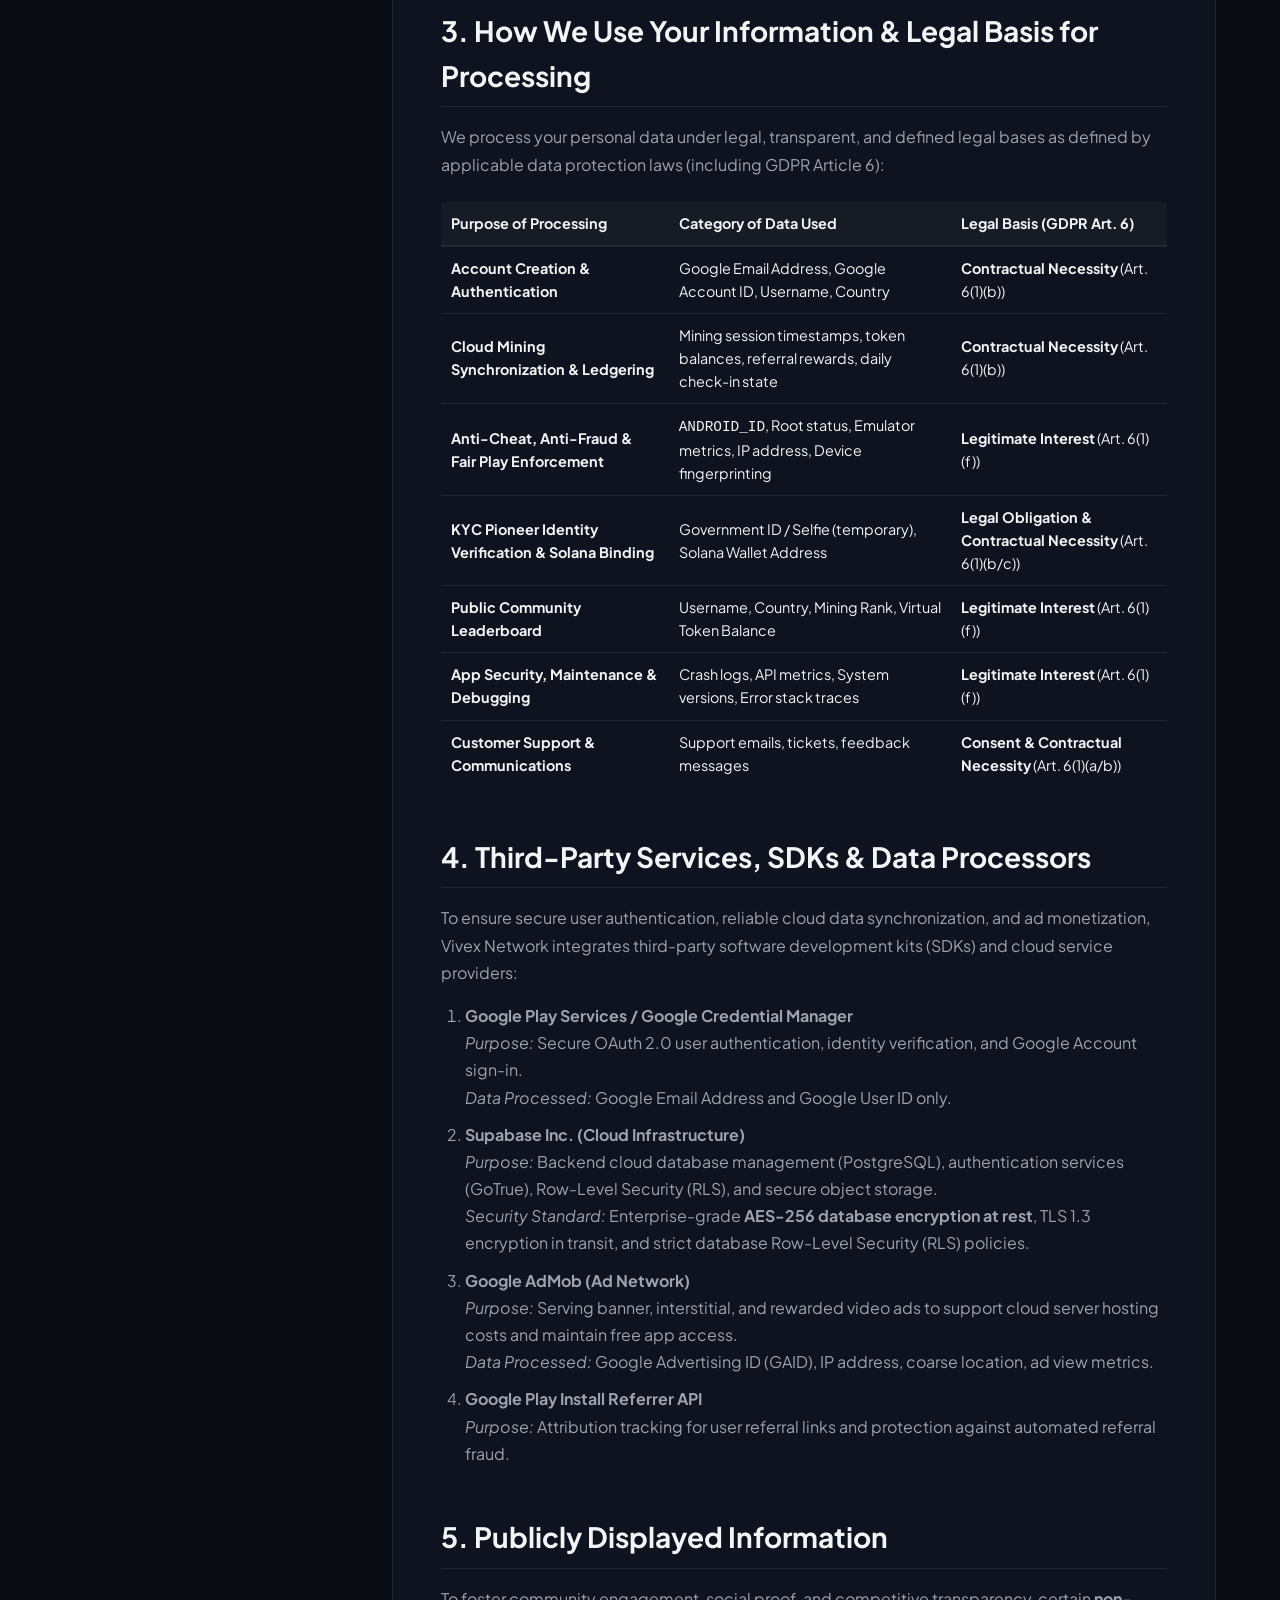
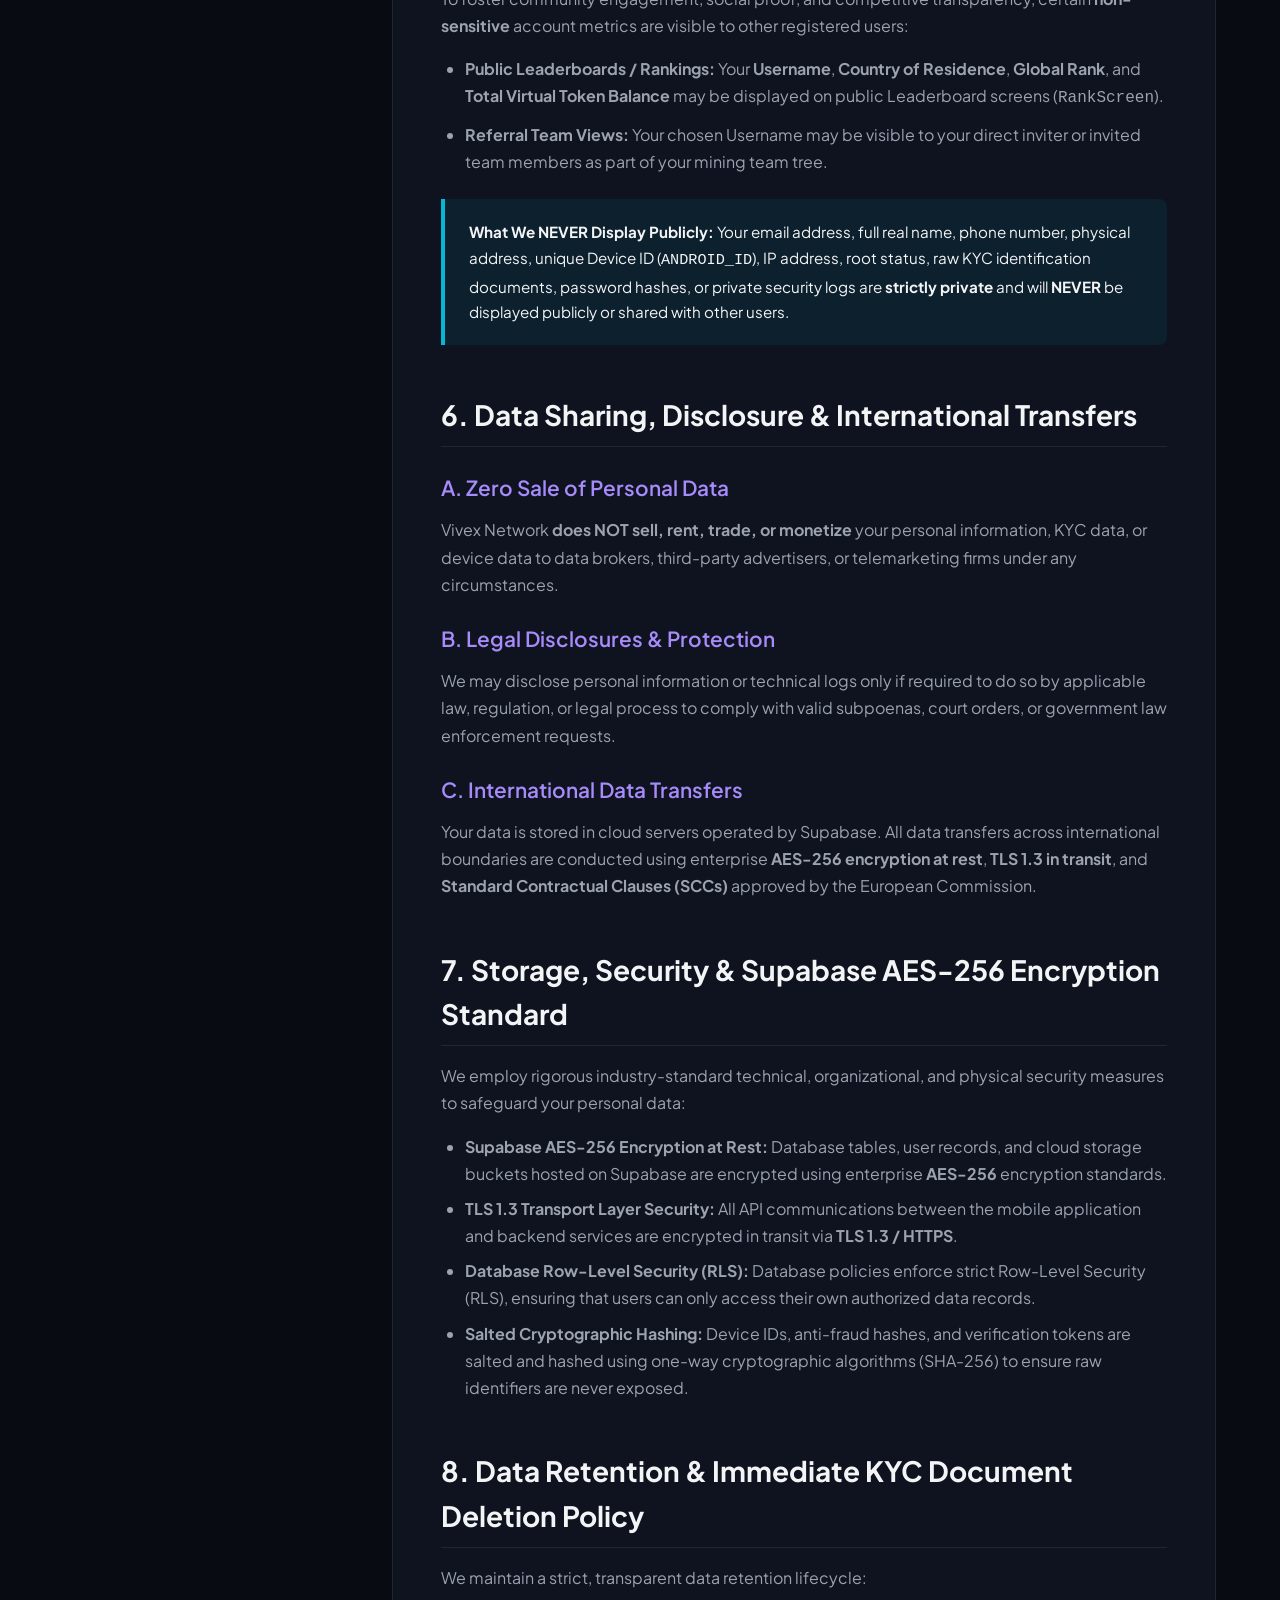
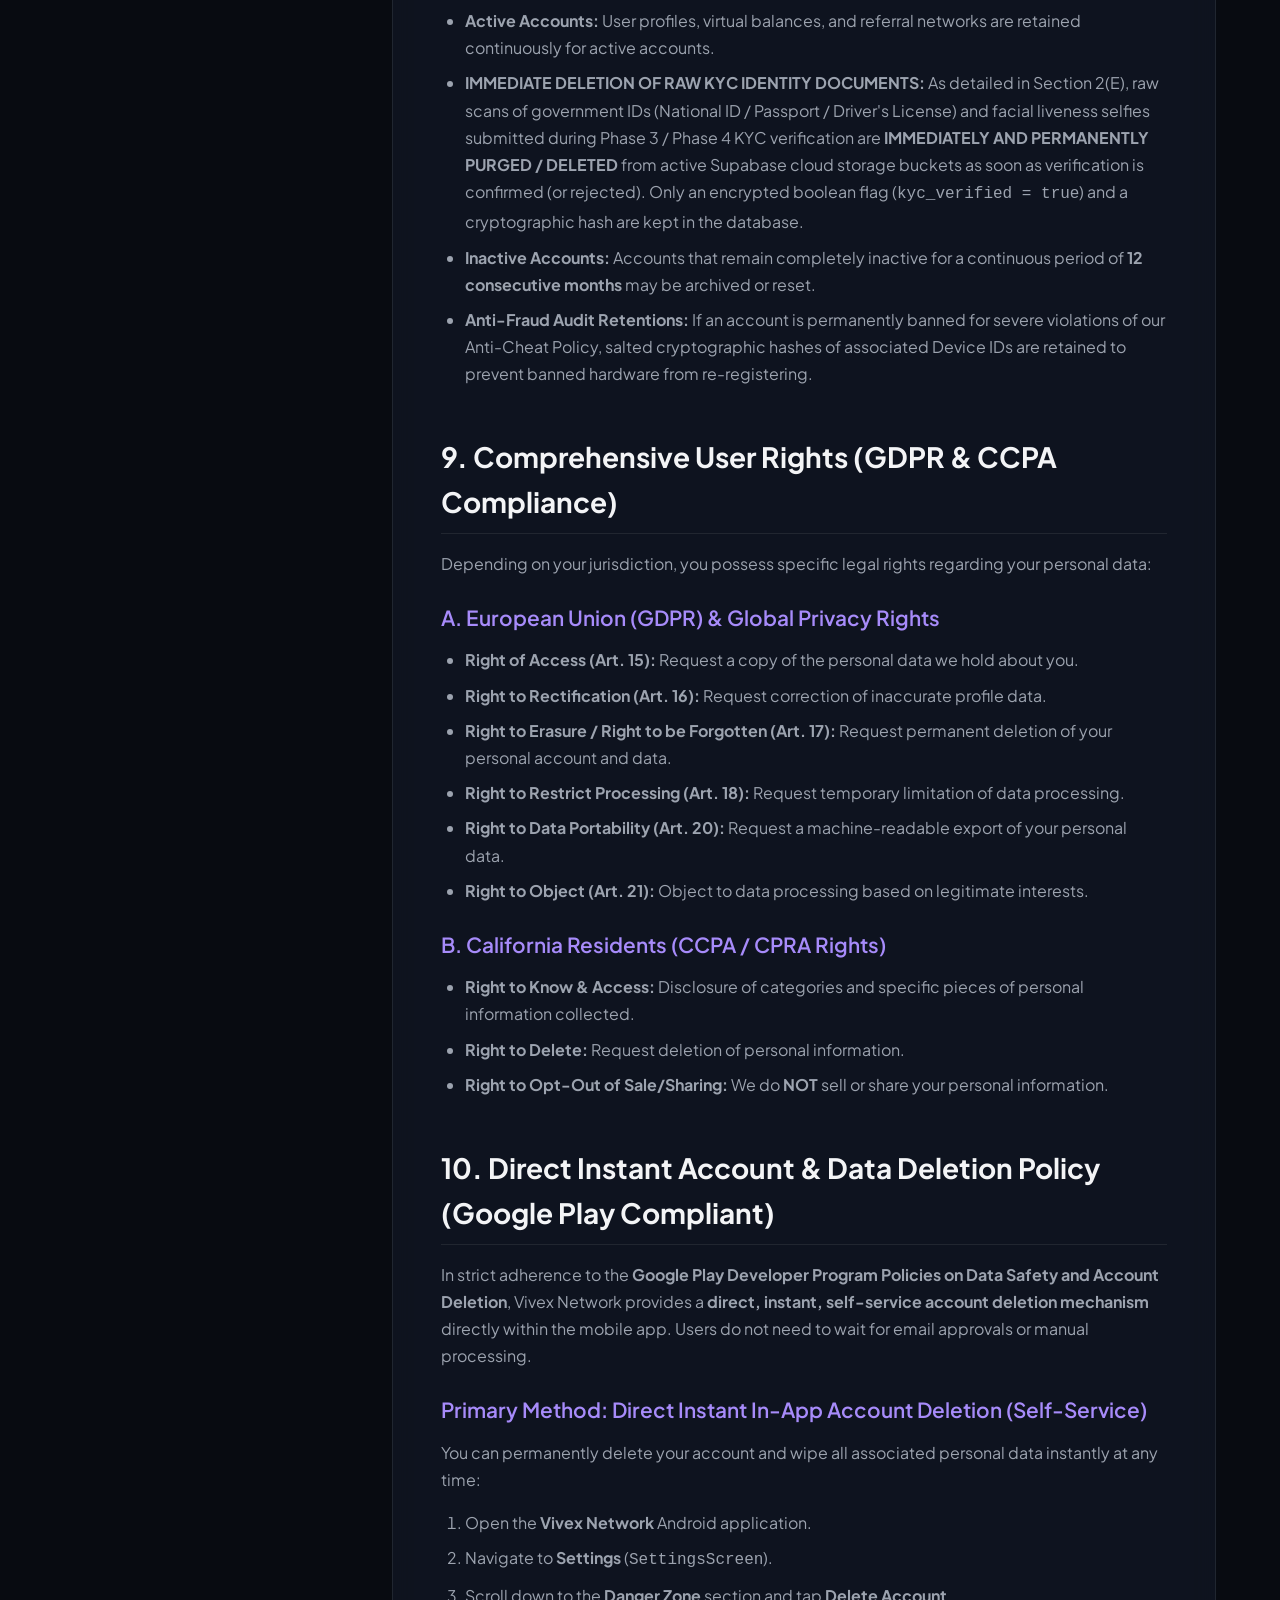
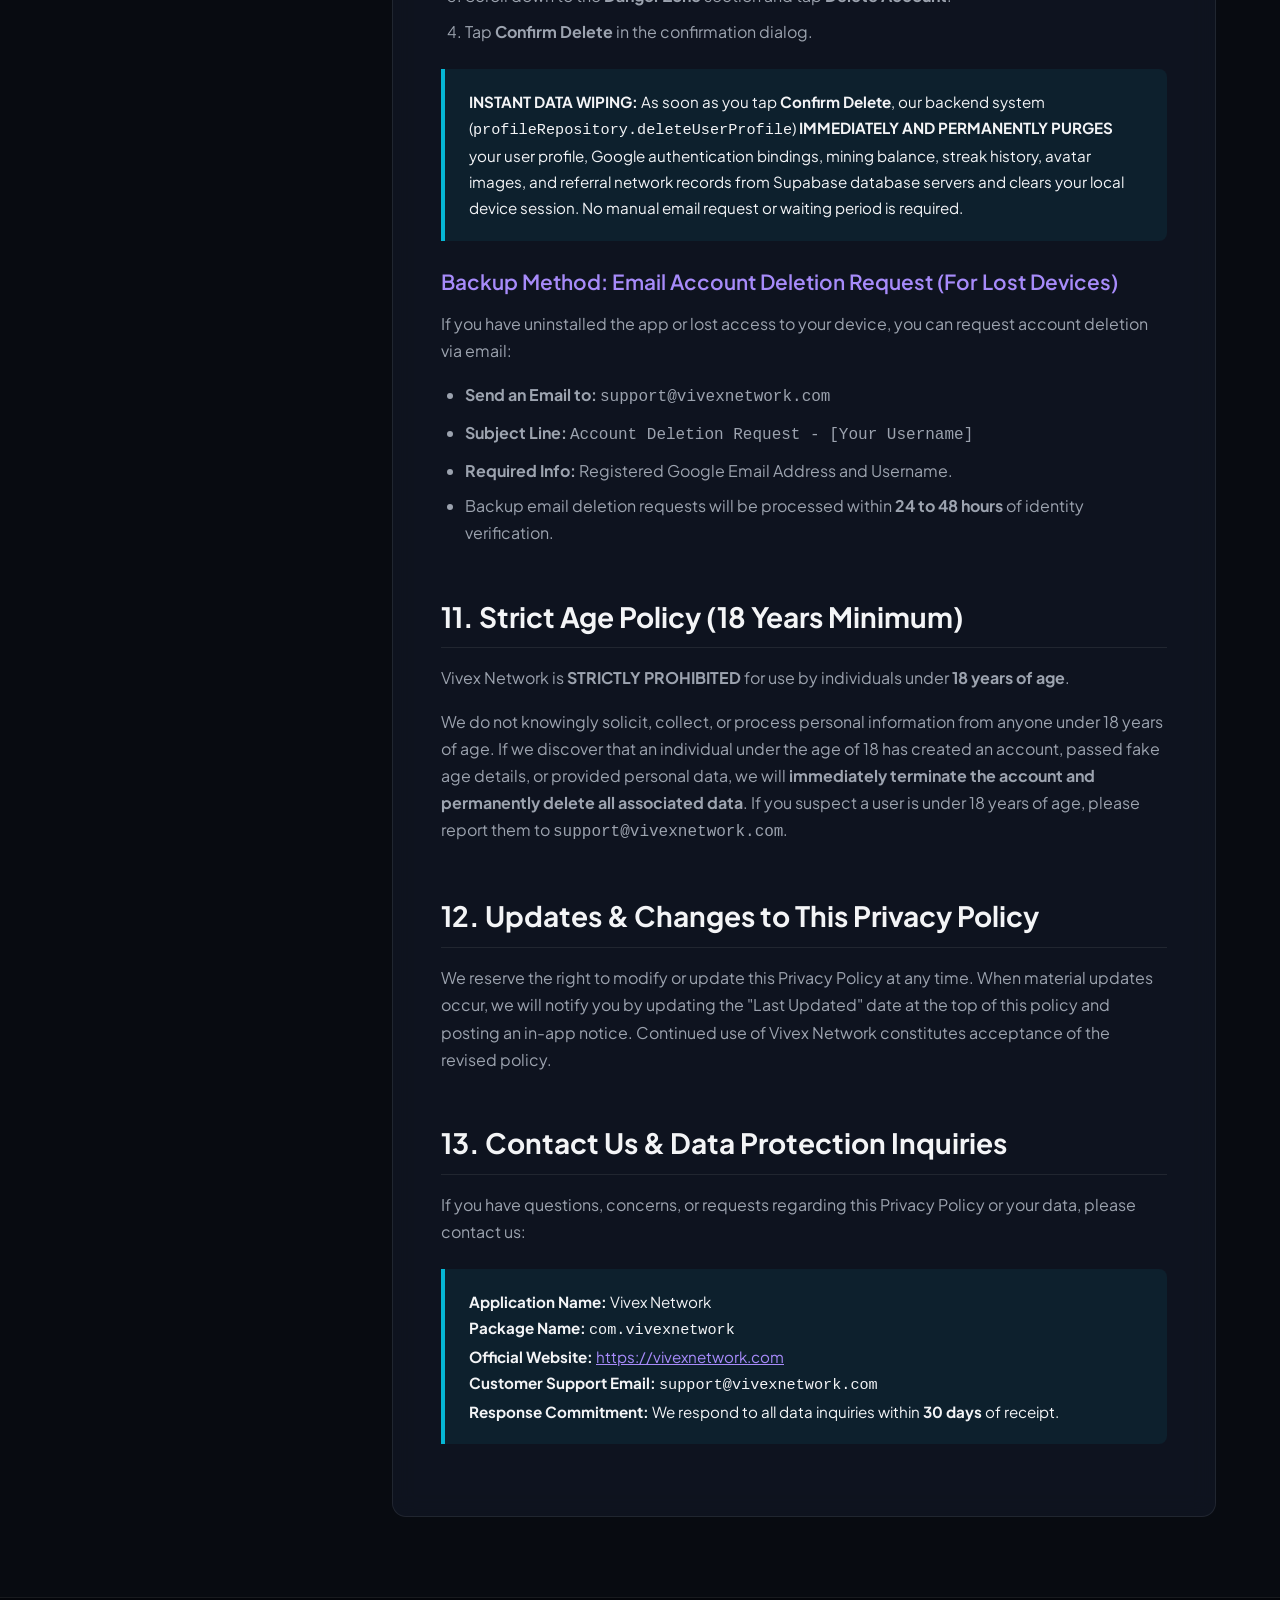
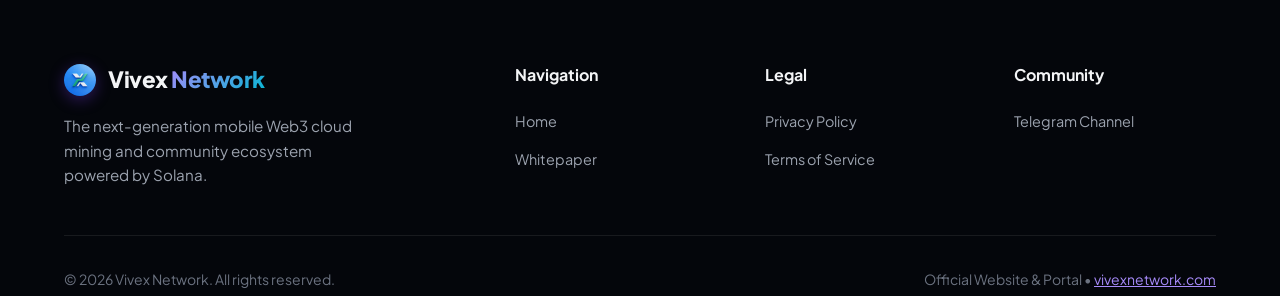
<file: privacy/index.html>
<!DOCTYPE html>
<html lang="en">
<head>
  <meta charset="UTF-8">
  <meta name="viewport" content="width=device-width, initial-scale=1.0">
  <title>Privacy Policy - Vivex Network</title>
  <meta name="description" content="Official Privacy Policy for Vivex Network. Learn how we collect, process, store, and safeguard your data in compliance with GDPR, CCPA, and Google Play policies.">
  <meta name="keywords" content="Vivex Network Privacy Policy, Data Protection, GDPR, CCPA, Google Play Data Safety, Account Deletion">
  <meta name="theme-color" content="#080b11">
  <link rel="canonical" href="https://vivexnetwork.com/privacy/">
  <!-- Favicons & Touch Icons -->
  <link rel="icon" type="image/png" sizes="192x192" href="../favicon.png">
  <link rel="apple-touch-icon" sizes="180x180" href="../favicon.png">
  <link rel="manifest" href="../site.webmanifest">

  <!-- Open Graph / Facebook -->
  <meta property="og:type" content="article">
  <meta property="og:url" content="https://vivexnetwork.com/privacy/">
  <meta property="og:title" content="Privacy Policy - Vivex Network">
  <meta property="og:description" content="Official Privacy Policy for Vivex Network mobile app and cloud mining ecosystem.">
  <meta property="og:site_name" content="Vivex Network">

  <!-- Twitter -->
  <meta name="twitter:card" content="summary">
  <meta name="twitter:title" content="Privacy Policy - Vivex Network">
  <meta name="twitter:description" content="Official Privacy Policy for Vivex Network.">

  <!-- Google Fonts -->
  <link rel="preconnect" href="https://fonts.googleapis.com">
  <link rel="preconnect" href="https://fonts.gstatic.com" crossorigin>
  <link href="https://fonts.googleapis.com/css2?family=Plus+Jakarta+Sans:wght@400;500;600;700;800&display=swap" rel="stylesheet">

  <!-- Stylesheet -->
  <link rel="stylesheet" href="../css/style.css">

  <!-- JSON-LD Structured Data for Google Search -->
  <script type="application/ld+json">
  {
    "@context": "https://schema.org",
    "@graph": [
      {
        "@type": "BreadcrumbList",
        "itemListElement": [
          {
            "@type": "ListItem",
            "position": 1,
            "name": "Home",
            "item": "https://vivexnetwork.com/"
          },
          {
            "@type": "ListItem",
            "position": 2,
            "name": "Privacy Policy",
            "item": "https://vivexnetwork.com/privacy/"
          }
        ]
      },
      {
        "@type": "WebPage",
        "name": "Privacy Policy",
        "description": "Official Comprehensive Privacy Policy for Vivex Network platform.",
        "url": "https://vivexnetwork.com/privacy/"
      }
    ]
  }
  </script>
</head>
<body>

  <!-- Background Orbs -->
  <div class="bg-glow-container">
    <div class="glow-orb glow-orb-1"></div>
    <div class="glow-orb glow-orb-3"></div>
  </div>

  <!-- Header -->
  <header class="site-header">
    <div class="container navbar">
      <a href="../" class="logo">
        <img src="../assets/logo.png" alt="Vivex Network Logo" class="logo-img">
        <div class="logo-text">Vivex <span>Network</span></div>
      </a>

      <nav>
        <ul class="nav-links">
          <li><a href="../" class="nav-link">Home</a></li>
          <li><a href="../whitepaper/" class="nav-link">Whitepaper</a></li>
          <li><a href="./" class="nav-link active">Privacy Policy</a></li>
          <li><a href="../terms/" class="nav-link">Terms of Service</a></li>
        </ul>
      </nav>

      <div class="header-cta">
        <a href="../index.html#download" class="btn btn-primary">Get App</a>
        <button class="mobile-toggle" aria-label="Toggle Navigation">☰</button>
      </div>
    </div>
  </header>

  <!-- Page Header -->
  <section class="page-header">
    <div class="container">
      <div class="badge-glow">
        <span class="badge-dot"></span>
        <span>Last Updated: November 6, 2026</span>
      </div>
      <h1 class="page-title">Comprehensive Privacy Policy</h1>
      <p class="page-desc">Official Privacy Policy for Vivex Network (Package Name: <code>com.vivexnetwork</code>). Learn how we collect, process, store, and safeguard your data.</p>
    </div>
  </section>

  <!-- Main Document Content -->
  <div class="container">
    <div class="document-layout">

      <!-- Sidebar Table of Contents -->
      <aside class="doc-sidebar">
        <h4 class="sidebar-title">Sections</h4>
        <ul class="sidebar-nav">
          <li><a href="#sec1" class="sidebar-link active">1. Overview</a></li>
          <li><a href="#sec2" class="sidebar-link">2. Data We Collect</a></li>
          <li><a href="#sec3" class="sidebar-link">3. How We Use Data</a></li>
          <li><a href="#sec4" class="sidebar-link">4. Third-Party SDKs</a></li>
          <li><a href="#sec5" class="sidebar-link">5. Public Information</a></li>
          <li><a href="#sec6" class="sidebar-link">6. Data Sharing</a></li>
          <li><a href="#sec7" class="sidebar-link">7. Storage & Security</a></li>
          <li><a href="#sec8" class="sidebar-link">8. Data Retention</a></li>
          <li><a href="#sec9" class="sidebar-link">9. User Rights</a></li>
          <li><a href="#sec10" class="sidebar-link">10. Account Deletion</a></li>
          <li><a href="#sec11" class="sidebar-link">11. Age Policy (18+)</a></li>
          <li><a href="#sec12" class="sidebar-link">12. Updates</a></li>
          <li><a href="#sec13" class="sidebar-link">13. Contact Us</a></li>
        </ul>
      </aside>

      <!-- Main Body -->
      <main class="doc-content">

        <!-- Section 1 -->
        <section id="sec1" class="doc-section">
          <h2>1. Introduction & Overview</h2>
          <p>
            Welcome to <strong>Vivex Network</strong> ("App", "Platform", "we", "us", or "our"). We are dedicated to maintaining the trust and confidence of our global user community. This Privacy Policy outlines how <strong>Vivex Network</strong> collects, uses, processes, stores, shares, and protects your personal data when you interact with our mobile application, backend API services, official website, and associated cloud mining ecosystem (collectively, the "Service").
          </p>
          <p>
            By downloading, installing, creating an account on, or using <strong>Vivex Network</strong>, you acknowledge that you have read, understood, and agreed to the practices described in this Privacy Policy. If you do not agree with any part of this Privacy Policy, you must refrain from installing, accessing, or using the Application.
          </p>
          <div class="callout-box">
            <p><strong>STRICT AGE REQUIREMENT (18+ ONLY):</strong> Vivex Network is strictly intended for individuals who are <strong>at least 18 years of age</strong>. If you are under 18 years of age, you are strictly prohibited from creating an account or using the application.</p>
          </div>
          <p>
            This Privacy Policy is designed to comply with global privacy regulations, including the General Data Protection Regulation (<strong>GDPR</strong> - EU 2016/679), the California Consumer Privacy Act (<strong>CCPA / CPRA</strong>), the Lei Geral de Proteção de Dados (<strong>LGPD</strong>), and the <strong>Google Play Developer Program Policies</strong> (including the Google Play User Data and Account Deletion Policy).
          </p>
        </section>

        <!-- Section 2 -->
        <section id="sec2" class="doc-section">
          <h2>2. Information We Collect</h2>
          <p>We collect information to provide, maintain, secure, and improve the Vivex Network cloud mining platform. The information we collect falls into five primary categories:</p>

          <h3>A. Personal Data Provided Directly by You</h3>
          <ul>
            <li><strong>Account Credentials & Basic Profile Data:</strong> Full Name, Email Address, Chosen Username, and Country/Region of residence.</li>
            <li><strong>Authentication Credentials:</strong> Google Email Address and Google Account ID provided via Google Sign-In and Google Credential Manager. We DO NOT access, request, or collect your Google profile picture, display name, contacts, or any other private Google account data.</li>
            <li><strong>Profile Customization / Avatars:</strong> Custom profile pictures uploaded to our secure cloud storage buckets (Supabase Storage).</li>
            <li><strong>Referral & Network Information:</strong> Unique referral code generated for your account, inviter referral code entered during sign-up, and your associated referral tree connections.</li>
            <li><strong>Support & Communication Data:</strong> Messages, feedback, support tickets, or emails sent to our customer support team (<code>support@vivexnetwork.com</code>).</li>
          </ul>

          <h3>B. Automatically Collected Technical & Device Information</h3>
          <ul>
            <li><strong>Unique Device Identifiers:</strong> Hardware Device ID (<code>ANDROID_ID</code>) and cryptographic device hashes used exclusively for account security, anti-fraud auditing, and enforcement of our strict <strong>One-Account-Per-Device</strong> fair play policy.</li>
            <li><strong>Device Hardware & System Metrics:</strong> Device manufacturer, hardware model, Android OS version, system architecture, CPU brand, screen resolution, system language, and network connection type (Wi-Fi/Cellular).</li>
            <li><strong>Security & Integrity Indicators:</strong> System root status (via <code>RootChecker</code>), Android debug flag status, emulator/virtual machine detection flags, and app integrity verification checks.</li>
            <li><strong>Network & Connectivity Data:</strong> Internet Protocol (IP) address, approximate geographic location derived from IP, and backend API server response times.</li>
            <li><strong>Attribution & Install Referrer Data:</strong> Google Play Store Install Referrer details (via <code>InstallReferrerManager</code>) captured upon first launch to attribute user acquisition channels and detect referral fraud.</li>
          </ul>

          <h3>C. App Activity, Cloud Mining & Financial Ledgers</h3>
          <ul>
            <li><strong>Mining Session Records:</strong> Timestamps of cloud mining activations, active mining duration logs, mining rate calculation multipliers, and daily streak counters.</li>
            <li><strong>Virtual Balance & Transaction Ledgers:</strong> Real-time token balances, earning histories, streak bonus logs, daily check-in rewards, and referral milestone claims.</li>
            <li><strong>Task & Gamification Progress:</strong> Records of completed social tasks, daily quests, and streak milestones achieved within the app.</li>
          </ul>

          <h3>D. Ad Monetization & Interactive Data</h3>
          <ul>
            <li><strong>Google AdMob SDK Metrics:</strong> Non-sensitive ad interactions, ad placement views, rewarded video completions, and advertising identifiers (e.g., Google Advertising ID / GAID) handled directly by Google AdMob in compliance with Google's Advertising Policies.</li>
          </ul>

          <h3>E. Know Your Customer (KYC) & Solana Wallet Data (Roadmap Alignment)</h3>
          <p>
            In accordance with <strong>Phase 3 & Phase 4</strong> of our strategic network roadmap (Pioneer Verification, Solana Address Binding & TGE Pre-Listing Distribution), to prevent sybil attacks, bot multi-accounting, and ensure fair distribution of $VVX tokens, users may undergo identity verification (KYC):
          </p>
          <ul>
            <li><strong>KYC Identity Verification Data:</strong> Government-issued identification details (e.g., National ID Card / Passport / Driver's License scans), facial liveness check photos / selfies, full legal name, date of birth, document ID number, and issuing country.</li>
            <li><strong>Solana Wallet Address:</strong> Pioneer-submitted Solana (SPL) public wallet address for pre-listing token distribution and TGE transfers.</li>
          </ul>

          <div class="callout-box" style="border-left-color: #ef4444;">
            <p><strong>POST-KYC IMMEDIATE RAW DATA DELETION POLICY:</strong> To protect user privacy and minimize data retention risks, <strong>raw identity document scans, ID images, and facial selfie photos are IMMEDIATELY PURGED AND PERMANENTLY DELETED</strong> from active storage as soon as the verification process is completed and validated (or rejected). Only an encrypted, non-sensitive verification status flag (<code>kyc_verified = true</code>) and a salted cryptographic hash are retained in our Supabase database. We DO NOT permanently store your raw physical ID images.</p>
          </div>
        </section>

        <!-- Section 3 -->
        <section id="sec3" class="doc-section">
          <h2>3. How We Use Your Information & Legal Basis for Processing</h2>
          <p>We process your personal data under legal, transparent, and defined legal bases as defined by applicable data protection laws (including GDPR Article 6):</p>

          <div style="overflow-x: auto; margin: 1.5rem 0;">
            <table style="width: 100%; border-collapse: collapse; text-align: left; font-size: 0.9rem;">
              <thead>
                <tr style="border-bottom: 2px solid var(--border-color); background: rgba(255,255,255,0.03);">
                  <th style="padding: 10px;">Purpose of Processing</th>
                  <th style="padding: 10px;">Category of Data Used</th>
                  <th style="padding: 10px;">Legal Basis (GDPR Art. 6)</th>
                </tr>
              </thead>
              <tbody>
                <tr style="border-bottom: 1px solid var(--border-color);">
                  <td style="padding: 10px;"><strong>Account Creation & Authentication</strong></td>
                  <td style="padding: 10px;">Google Email Address, Google Account ID, Username, Country</td>
                  <td style="padding: 10px;"><strong>Contractual Necessity</strong> (Art. 6(1)(b))</td>
                </tr>
                <tr style="border-bottom: 1px solid var(--border-color);">
                  <td style="padding: 10px;"><strong>Cloud Mining Synchronization & Ledgering</strong></td>
                  <td style="padding: 10px;">Mining session timestamps, token balances, referral rewards, daily check-in state</td>
                  <td style="padding: 10px;"><strong>Contractual Necessity</strong> (Art. 6(1)(b))</td>
                </tr>
                <tr style="border-bottom: 1px solid var(--border-color);">
                  <td style="padding: 10px;"><strong>Anti-Cheat, Anti-Fraud & Fair Play Enforcement</strong></td>
                  <td style="padding: 10px;"><code>ANDROID_ID</code>, Root status, Emulator metrics, IP address, Device fingerprinting</td>
                  <td style="padding: 10px;"><strong>Legitimate Interest</strong> (Art. 6(1)(f))</td>
                </tr>
                <tr style="border-bottom: 1px solid var(--border-color);">
                  <td style="padding: 10px;"><strong>KYC Pioneer Identity Verification & Solana Binding</strong></td>
                  <td style="padding: 10px;">Government ID / Selfie (temporary), Solana Wallet Address</td>
                  <td style="padding: 10px;"><strong>Legal Obligation & Contractual Necessity</strong> (Art. 6(1)(b/c))</td>
                </tr>
                <tr style="border-bottom: 1px solid var(--border-color);">
                  <td style="padding: 10px;"><strong>Public Community Leaderboard</strong></td>
                  <td style="padding: 10px;">Username, Country, Mining Rank, Virtual Token Balance</td>
                  <td style="padding: 10px;"><strong>Legitimate Interest</strong> (Art. 6(1)(f))</td>
                </tr>
                <tr style="border-bottom: 1px solid var(--border-color);">
                  <td style="padding: 10px;"><strong>App Security, Maintenance & Debugging</strong></td>
                  <td style="padding: 10px;">Crash logs, API metrics, System versions, Error stack traces</td>
                  <td style="padding: 10px;"><strong>Legitimate Interest</strong> (Art. 6(1)(f))</td>
                </tr>
                <tr>
                  <td style="padding: 10px;"><strong>Customer Support & Communications</strong></td>
                  <td style="padding: 10px;">Support emails, tickets, feedback messages</td>
                  <td style="padding: 10px;"><strong>Consent & Contractual Necessity</strong> (Art. 6(1)(a/b))</td>
                </tr>
              </tbody>
            </table>
          </div>
        </section>

        <!-- Section 4 -->
        <section id="sec4" class="doc-section">
          <h2>4. Third-Party Services, SDKs & Data Processors</h2>
          <p>To ensure secure user authentication, reliable cloud data synchronization, and ad monetization, Vivex Network integrates third-party software development kits (SDKs) and cloud service providers:</p>

          <ol>
            <li>
              <strong>Google Play Services / Google Credential Manager</strong>
              <br><em>Purpose:</em> Secure OAuth 2.0 user authentication, identity verification, and Google Account sign-in.
              <br><em>Data Processed:</em> Google Email Address and Google User ID only.
            </li>
            <li style="margin-top: 10px;">
              <strong>Supabase Inc. (Cloud Infrastructure)</strong>
              <br><em>Purpose:</em> Backend cloud database management (PostgreSQL), authentication services (GoTrue), Row-Level Security (RLS), and secure object storage.
              <br><em>Security Standard:</em> Enterprise-grade <strong>AES-256 database encryption at rest</strong>, TLS 1.3 encryption in transit, and strict database Row-Level Security (RLS) policies.
            </li>
            <li style="margin-top: 10px;">
              <strong>Google AdMob (Ad Network)</strong>
              <br><em>Purpose:</em> Serving banner, interstitial, and rewarded video ads to support cloud server hosting costs and maintain free app access.
              <br><em>Data Processed:</em> Google Advertising ID (GAID), IP address, coarse location, ad view metrics.
            </li>
            <li style="margin-top: 10px;">
              <strong>Google Play Install Referrer API</strong>
              <br><em>Purpose:</em> Attribution tracking for user referral links and protection against automated referral fraud.
            </li>
          </ol>
        </section>

        <!-- Section 5 -->
        <section id="sec5" class="doc-section">
          <h2>5. Publicly Displayed Information</h2>
          <p>To foster community engagement, social proof, and competitive transparency, certain <strong>non-sensitive</strong> account metrics are visible to other registered users:</p>

          <ul>
            <li><strong>Public Leaderboards / Rankings:</strong> Your <strong>Username</strong>, <strong>Country of Residence</strong>, <strong>Global Rank</strong>, and <strong>Total Virtual Token Balance</strong> may be displayed on public Leaderboard screens (<code>RankScreen</code>).</li>
            <li><strong>Referral Team Views:</strong> Your chosen Username may be visible to your direct inviter or invited team members as part of your mining team tree.</li>
          </ul>

          <div class="callout-box">
            <p><strong>What We NEVER Display Publicly:</strong> Your email address, full real name, phone number, physical address, unique Device ID (<code>ANDROID_ID</code>), IP address, root status, raw KYC identification documents, password hashes, or private security logs are <strong>strictly private</strong> and will <strong>NEVER</strong> be displayed publicly or shared with other users.</p>
          </div>
        </section>

        <!-- Section 6 -->
        <section id="sec6" class="doc-section">
          <h2>6. Data Sharing, Disclosure & International Transfers</h2>

          <h3>A. Zero Sale of Personal Data</h3>
          <p>Vivex Network <strong>does NOT sell, rent, trade, or monetize</strong> your personal information, KYC data, or device data to data brokers, third-party advertisers, or telemarketing firms under any circumstances.</p>

          <h3>B. Legal Disclosures & Protection</h3>
          <p>We may disclose personal information or technical logs only if required to do so by applicable law, regulation, or legal process to comply with valid subpoenas, court orders, or government law enforcement requests.</p>

          <h3>C. International Data Transfers</h3>
          <p>Your data is stored in cloud servers operated by Supabase. All data transfers across international boundaries are conducted using enterprise <strong>AES-256 encryption at rest</strong>, <strong>TLS 1.3 in transit</strong>, and <strong>Standard Contractual Clauses (SCCs)</strong> approved by the European Commission.</p>
        </section>

        <!-- Section 7 -->
        <section id="sec7" class="doc-section">
          <h2>7. Storage, Security & Supabase AES-256 Encryption Standard</h2>
          <p>We employ rigorous industry-standard technical, organizational, and physical security measures to safeguard your personal data:</p>

          <ul>
            <li><strong>Supabase AES-256 Encryption at Rest:</strong> Database tables, user records, and cloud storage buckets hosted on Supabase are encrypted using enterprise <strong>AES-256</strong> encryption standards.</li>
            <li><strong>TLS 1.3 Transport Layer Security:</strong> All API communications between the mobile application and backend services are encrypted in transit via <strong>TLS 1.3 / HTTPS</strong>.</li>
            <li><strong>Database Row-Level Security (RLS):</strong> Database policies enforce strict Row-Level Security (RLS), ensuring that users can only access their own authorized data records.</li>
            <li><strong>Salted Cryptographic Hashing:</strong> Device IDs, anti-fraud hashes, and verification tokens are salted and hashed using one-way cryptographic algorithms (SHA-256) to ensure raw identifiers are never exposed.</li>
          </ul>
        </section>

        <!-- Section 8 -->
        <section id="sec8" class="doc-section">
          <h2>8. Data Retention & Immediate KYC Document Deletion Policy</h2>
          <p>We maintain a strict, transparent data retention lifecycle:</p>

          <ul>
            <li><strong>Active Accounts:</strong> User profiles, virtual balances, and referral networks are retained continuously for active accounts.</li>
            <li><strong>IMMEDIATE DELETION OF RAW KYC IDENTITY DOCUMENTS:</strong> As detailed in Section 2(E), raw scans of government IDs (National ID / Passport / Driver's License) and facial liveness selfies submitted during Phase 3 / Phase 4 KYC verification are <strong>IMMEDIATELY AND PERMANENTLY PURGED / DELETED</strong> from active Supabase cloud storage buckets as soon as verification is confirmed (or rejected). Only an encrypted boolean flag (<code>kyc_verified = true</code>) and a cryptographic hash are kept in the database.</li>
            <li><strong>Inactive Accounts:</strong> Accounts that remain completely inactive for a continuous period of <strong>12 consecutive months</strong> may be archived or reset.</li>
            <li><strong>Anti-Fraud Audit Retentions:</strong> If an account is permanently banned for severe violations of our Anti-Cheat Policy, salted cryptographic hashes of associated Device IDs are retained to prevent banned hardware from re-registering.</li>
          </ul>
        </section>

        <!-- Section 9 -->
        <section id="sec9" class="doc-section">
          <h2>9. Comprehensive User Rights (GDPR & CCPA Compliance)</h2>
          <p>Depending on your jurisdiction, you possess specific legal rights regarding your personal data:</p>

          <h3>A. European Union (GDPR) & Global Privacy Rights</h3>
          <ul>
            <li><strong>Right of Access (Art. 15):</strong> Request a copy of the personal data we hold about you.</li>
            <li><strong>Right to Rectification (Art. 16):</strong> Request correction of inaccurate profile data.</li>
            <li><strong>Right to Erasure / Right to be Forgotten (Art. 17):</strong> Request permanent deletion of your personal account and data.</li>
            <li><strong>Right to Restrict Processing (Art. 18):</strong> Request temporary limitation of data processing.</li>
            <li><strong>Right to Data Portability (Art. 20):</strong> Request a machine-readable export of your personal data.</li>
            <li><strong>Right to Object (Art. 21):</strong> Object to data processing based on legitimate interests.</li>
          </ul>

          <h3>B. California Residents (CCPA / CPRA Rights)</h3>
          <ul>
            <li><strong>Right to Know & Access:</strong> Disclosure of categories and specific pieces of personal information collected.</li>
            <li><strong>Right to Delete:</strong> Request deletion of personal information.</li>
            <li><strong>Right to Opt-Out of Sale/Sharing:</strong> We do <strong>NOT</strong> sell or share your personal information.</li>
          </ul>
        </section>

        <!-- Section 10 -->
        <section id="sec10" class="doc-section">
          <h2>10. Direct Instant Account & Data Deletion Policy (Google Play Compliant)</h2>
          <p>
            In strict adherence to the <strong>Google Play Developer Program Policies on Data Safety and Account Deletion</strong>, Vivex Network provides a <strong>direct, instant, self-service account deletion mechanism</strong> directly within the mobile app. Users do not need to wait for email approvals or manual processing.
          </p>

          <h3>Primary Method: Direct Instant In-App Account Deletion (Self-Service)</h3>
          <p>You can permanently delete your account and wipe all associated personal data instantly at any time:</p>
          <ol>
            <li>Open the <strong>Vivex Network</strong> Android application.</li>
            <li>Navigate to <strong>Settings</strong> (<code>SettingsScreen</code>).</li>
            <li>Scroll down to the <strong>Danger Zone</strong> section and tap <strong>Delete Account</strong>.</li>
            <li>Tap <strong>Confirm Delete</strong> in the confirmation dialog.</li>
          </ol>

          <div class="callout-box">
            <p><strong>INSTANT DATA WIPING:</strong> As soon as you tap <strong>Confirm Delete</strong>, our backend system (<code>profileRepository.deleteUserProfile</code>) <strong>IMMEDIATELY AND PERMANENTLY PURGES</strong> your user profile, Google authentication bindings, mining balance, streak history, avatar images, and referral network records from Supabase database servers and clears your local device session. No manual email request or waiting period is required.</p>
          </div>

          <h3>Backup Method: Email Account Deletion Request (For Lost Devices)</h3>
          <p>If you have uninstalled the app or lost access to your device, you can request account deletion via email:</p>
          <ul>
            <li><strong>Send an Email to:</strong> <code>support@vivexnetwork.com</code></li>
            <li><strong>Subject Line:</strong> <code>Account Deletion Request - [Your Username]</code></li>
            <li><strong>Required Info:</strong> Registered Google Email Address and Username.</li>
            <li>Backup email deletion requests will be processed within <strong>24 to 48 hours</strong> of identity verification.</li>
          </ul>
        </section>

        <!-- Section 11 -->
        <section id="sec11" class="doc-section">
          <h2>11. Strict Age Policy (18 Years Minimum)</h2>
          <p>
            Vivex Network is <strong>STRICTLY PROHIBITED</strong> for use by individuals under <strong>18 years of age</strong>.
          </p>
          <p>
            We do not knowingly solicit, collect, or process personal information from anyone under 18 years of age. If we discover that an individual under the age of 18 has created an account, passed fake age details, or provided personal data, we will <strong>immediately terminate the account and permanently delete all associated data</strong>. If you suspect a user is under 18 years of age, please report them to <code>support@vivexnetwork.com</code>.
          </p>
        </section>

        <!-- Section 12 -->
        <section id="sec12" class="doc-section">
          <h2>12. Updates & Changes to This Privacy Policy</h2>
          <p>
            We reserve the right to modify or update this Privacy Policy at any time. When material updates occur, we will notify you by updating the "Last Updated" date at the top of this policy and posting an in-app notice. Continued use of Vivex Network constitutes acceptance of the revised policy.
          </p>
        </section>

        <!-- Section 13 -->
        <section id="sec13" class="doc-section">
          <h2>13. Contact Us & Data Protection Inquiries</h2>
          <p>If you have questions, concerns, or requests regarding this Privacy Policy or your data, please contact us:</p>
          <div class="callout-box">
            <p><strong>Application Name:</strong> Vivex Network</p>
            <p><strong>Package Name:</strong> <code>com.vivexnetwork</code></p>
            <p><strong>Official Website:</strong> <a href="https://vivexnetwork.com" style="color: var(--primary-light);">https://vivexnetwork.com</a></p>
            <p><strong>Customer Support Email:</strong> <code>support@vivexnetwork.com</code></p>
            <p><strong>Response Commitment:</strong> We respond to all data inquiries within <strong>30 days</strong> of receipt.</p>
          </div>
        </section>

      </main>

    </div>
  </div>

  <!-- Footer -->
  <footer class="site-footer">
    <div class="container">
      <div class="footer-grid">
        <div class="footer-brand">
          <a href="../" class="logo">
            <img src="../assets/logo.png" alt="Vivex Network Logo" class="logo-img">
            <div class="logo-text">Vivex <span>Network</span></div>
          </a>
          <p>The next-generation mobile Web3 cloud mining and community ecosystem powered by Solana.</p>
        </div>

        <div>
          <h4 class="footer-col-title">Navigation</h4>
          <ul class="footer-links">
            <li><a href="../">Home</a></li>
            <li><a href="../whitepaper/">Whitepaper</a></li>
          </ul>
        </div>

        <div>
          <h4 class="footer-col-title">Legal</h4>
          <ul class="footer-links">
            <li><a href="./">Privacy Policy</a></li>
            <li><a href="../terms/">Terms of Service</a></li>
          </ul>
        </div>

        <div>
          <h4 class="footer-col-title">Community</h4>
          <ul class="footer-links">
            <li><a href="https://t.me/vivexnetwork" target="_blank" rel="noopener">Telegram Channel</a></li>
          </ul>
        </div>
      </div>

      <div class="footer-bottom">
        <p>&copy; 2026 Vivex Network. All rights reserved.</p>
        <p>Official Website & Portal • <a href="https://vivexnetwork.com" style="color: var(--primary-light);">vivexnetwork.com</a></p>
      </div>
    </div>
  </footer>

  <!-- Script -->
  <script src="../js/script.js"></script>
</body>
</html>
</file>
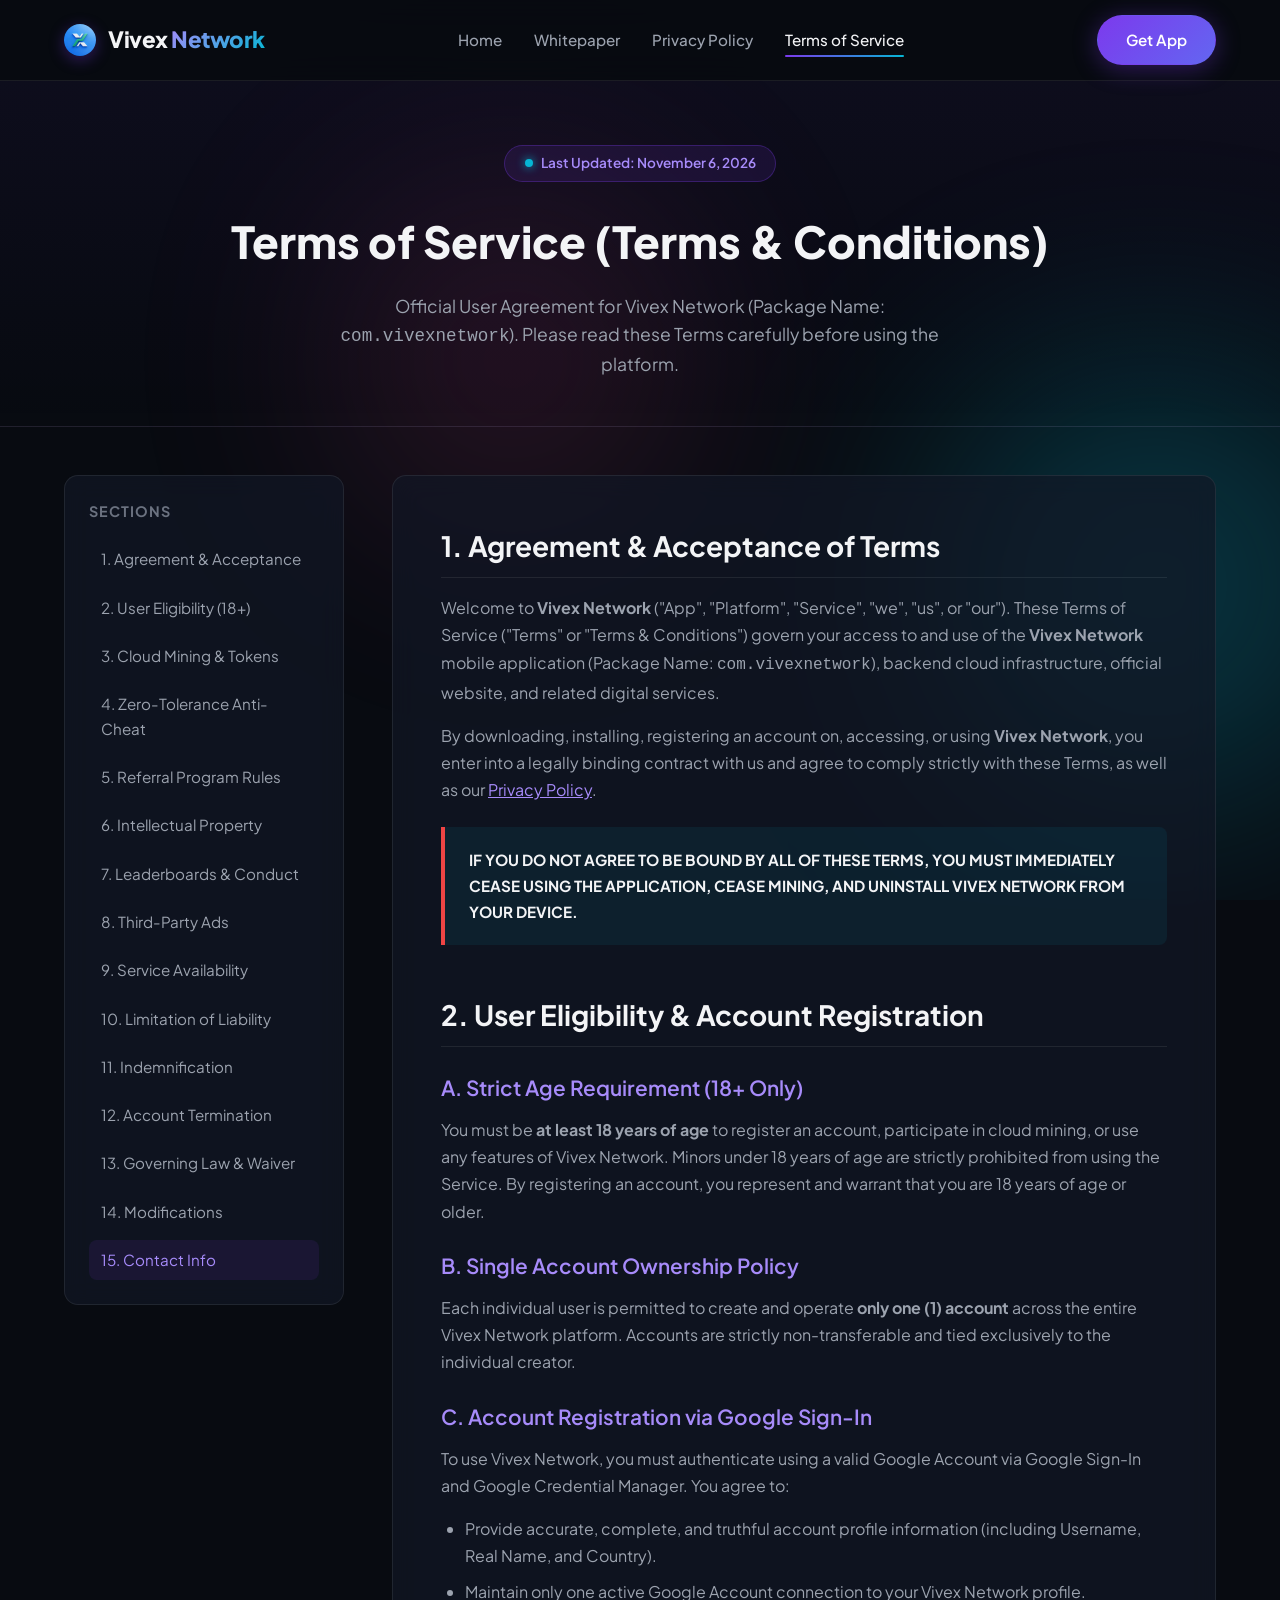
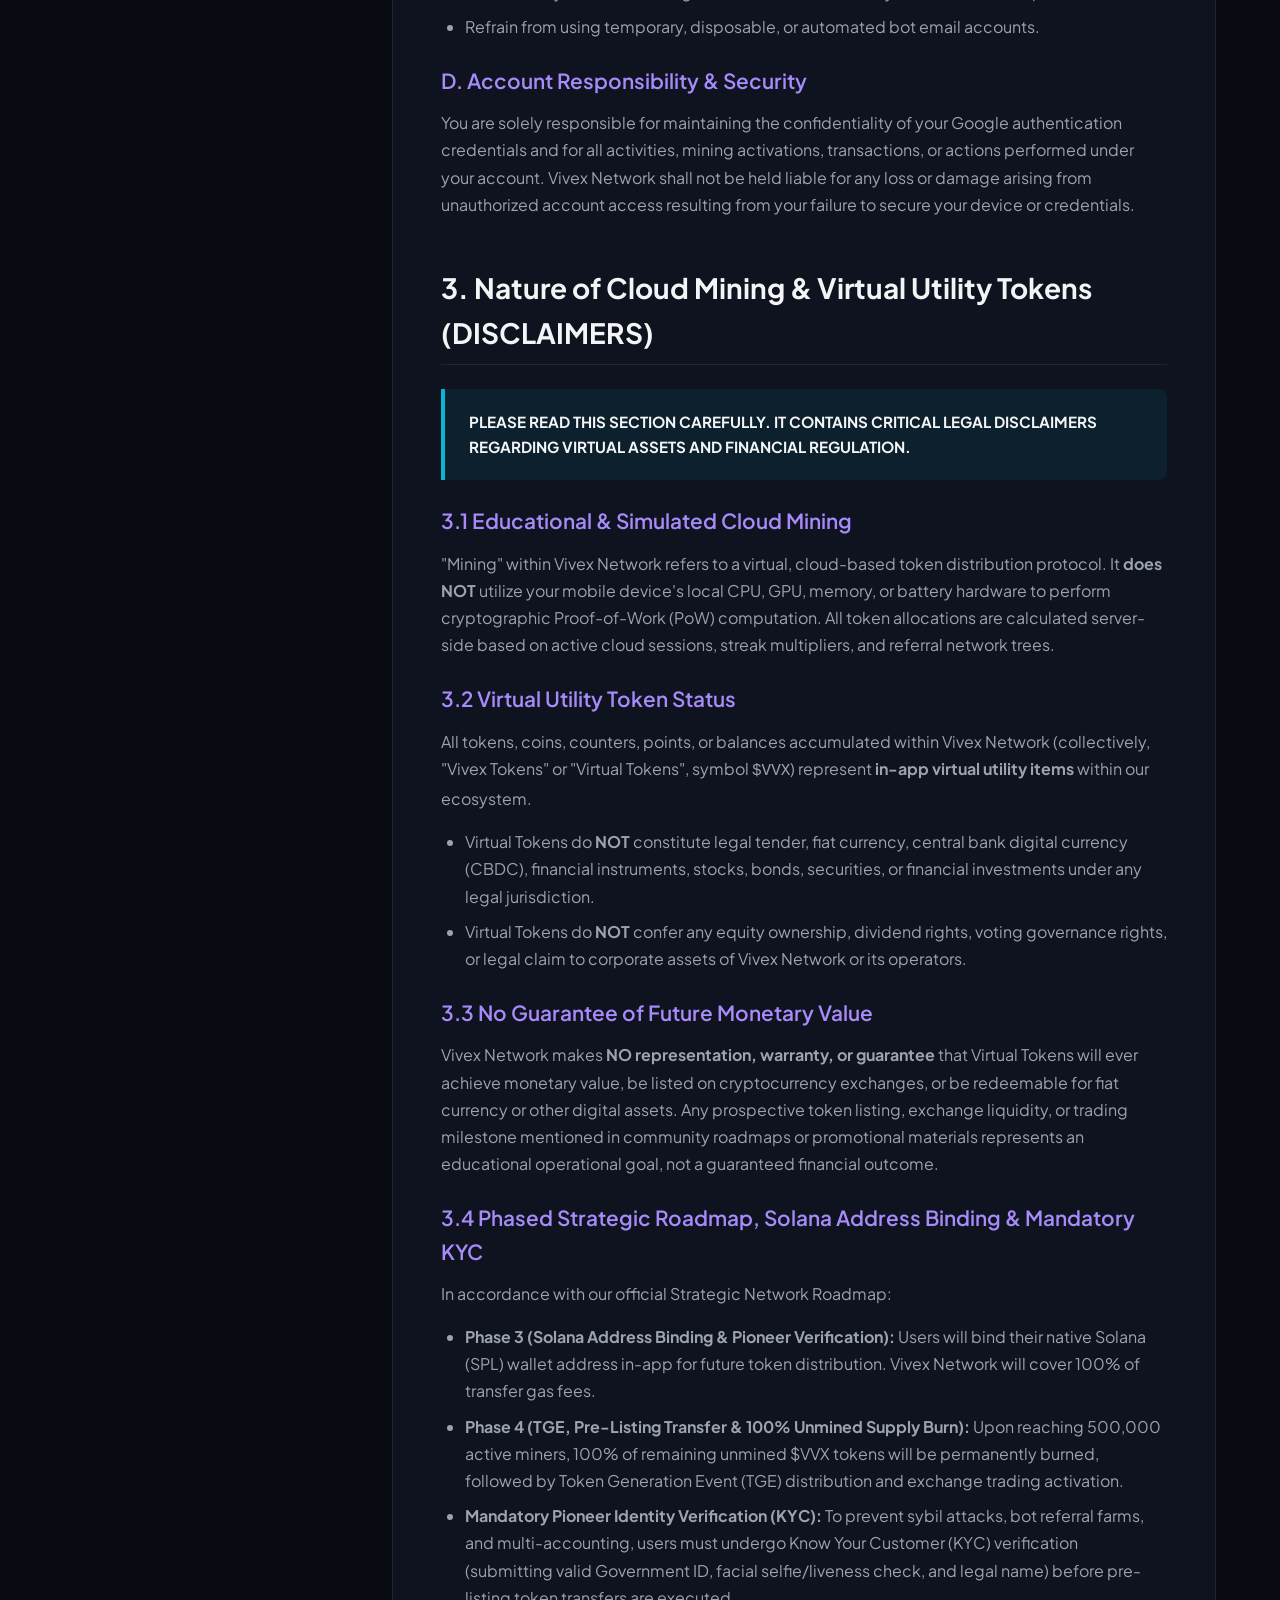
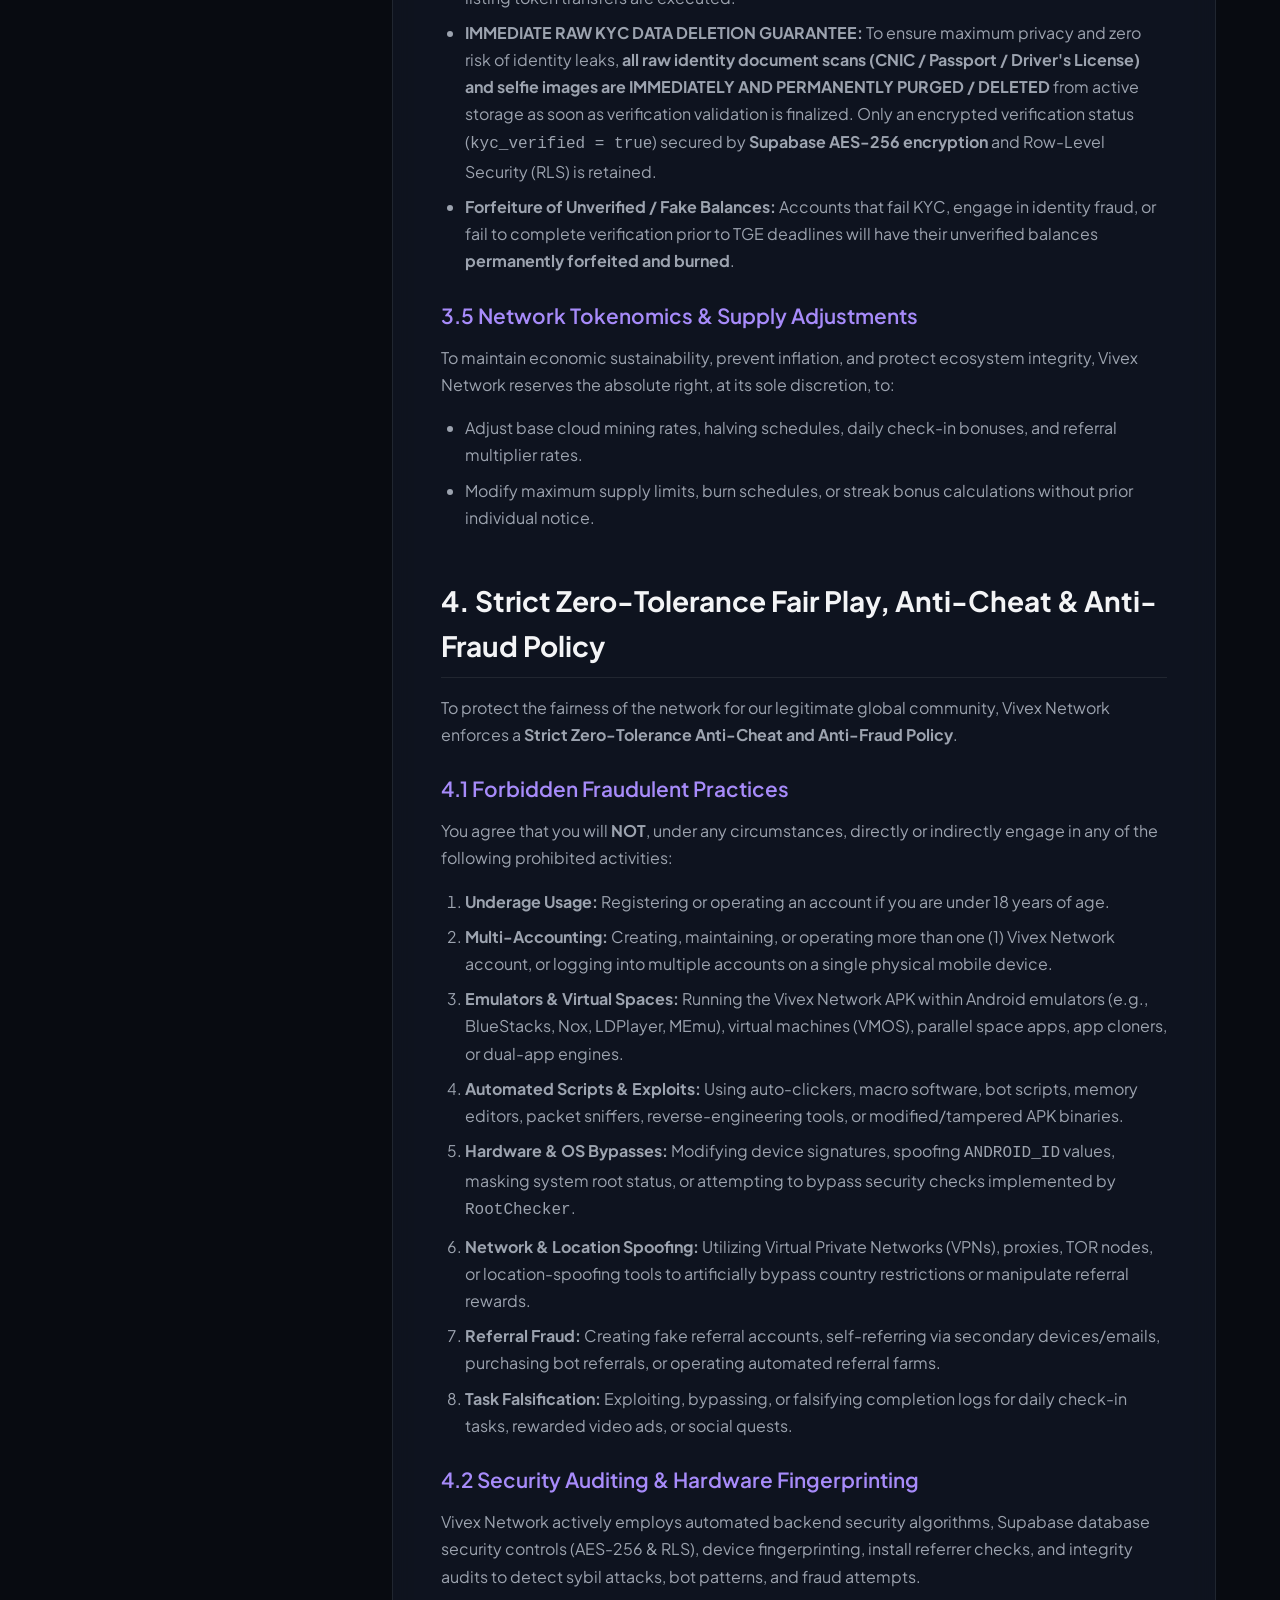
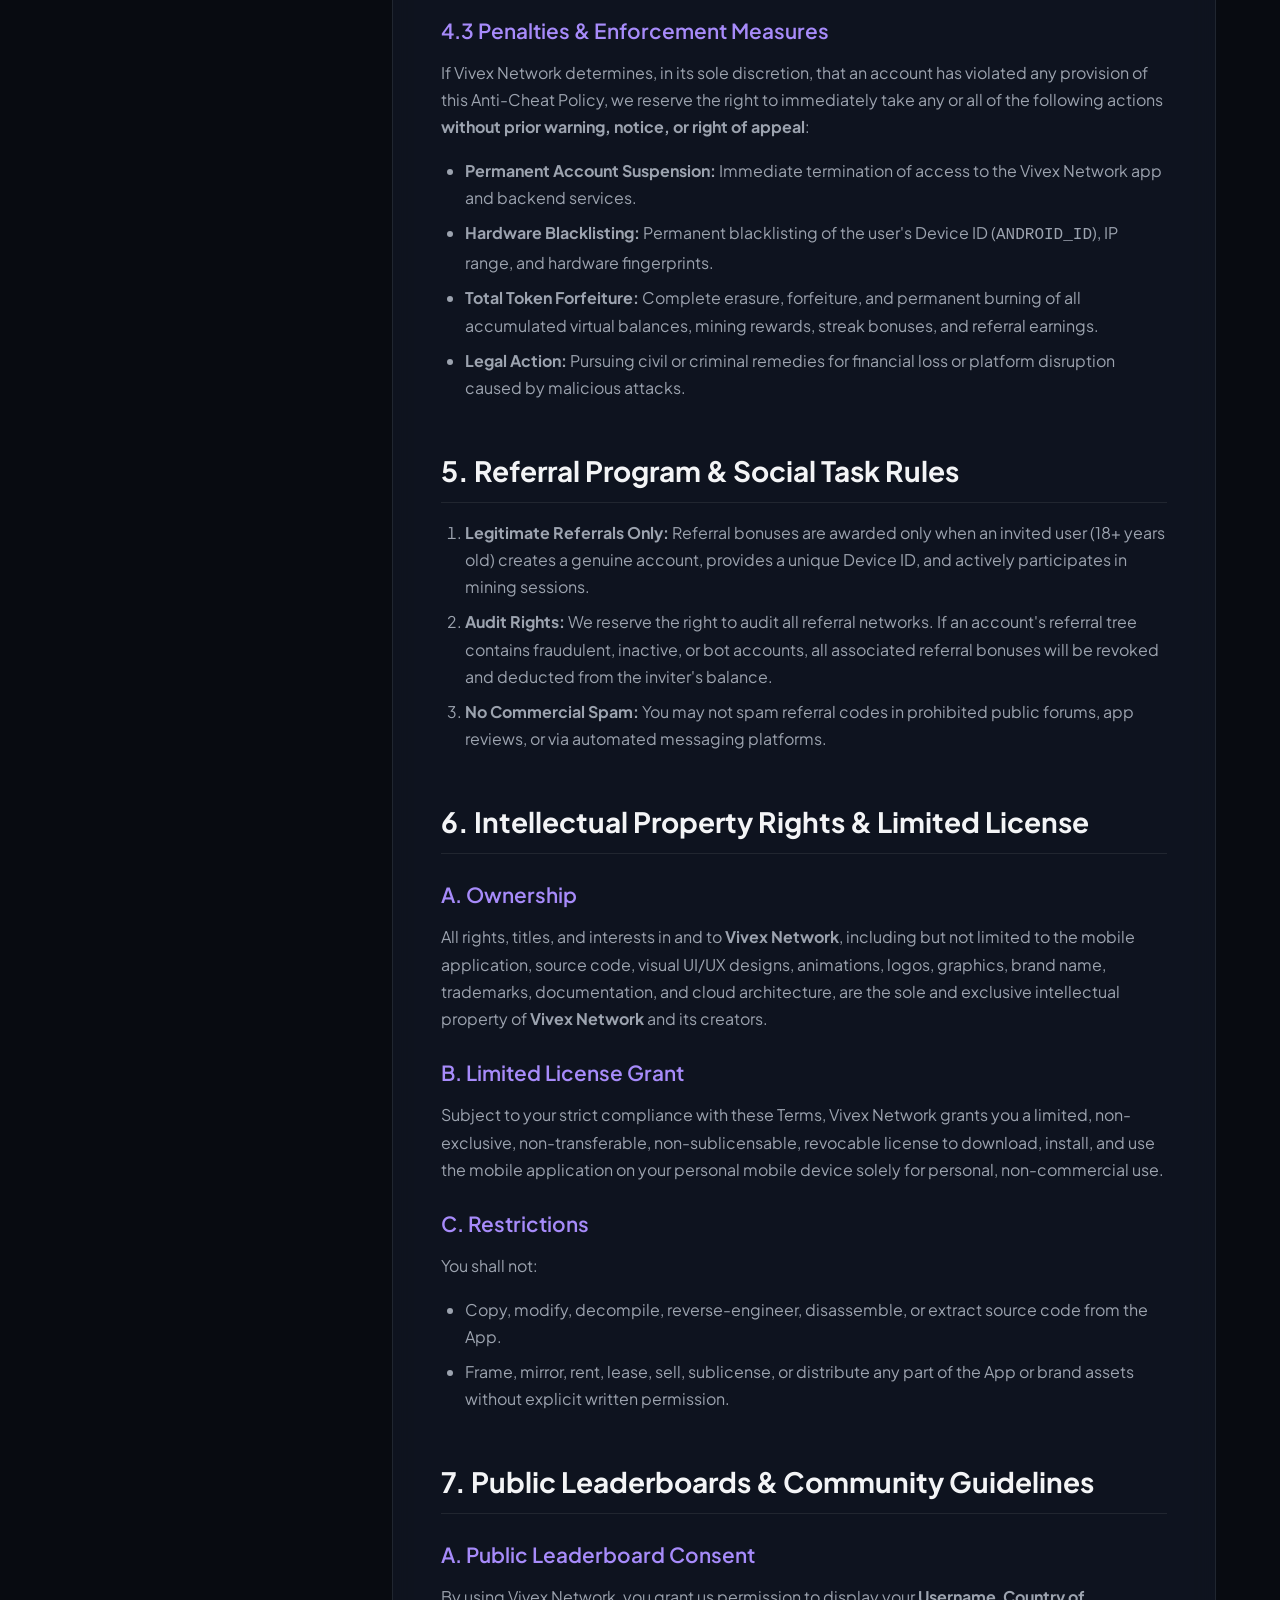
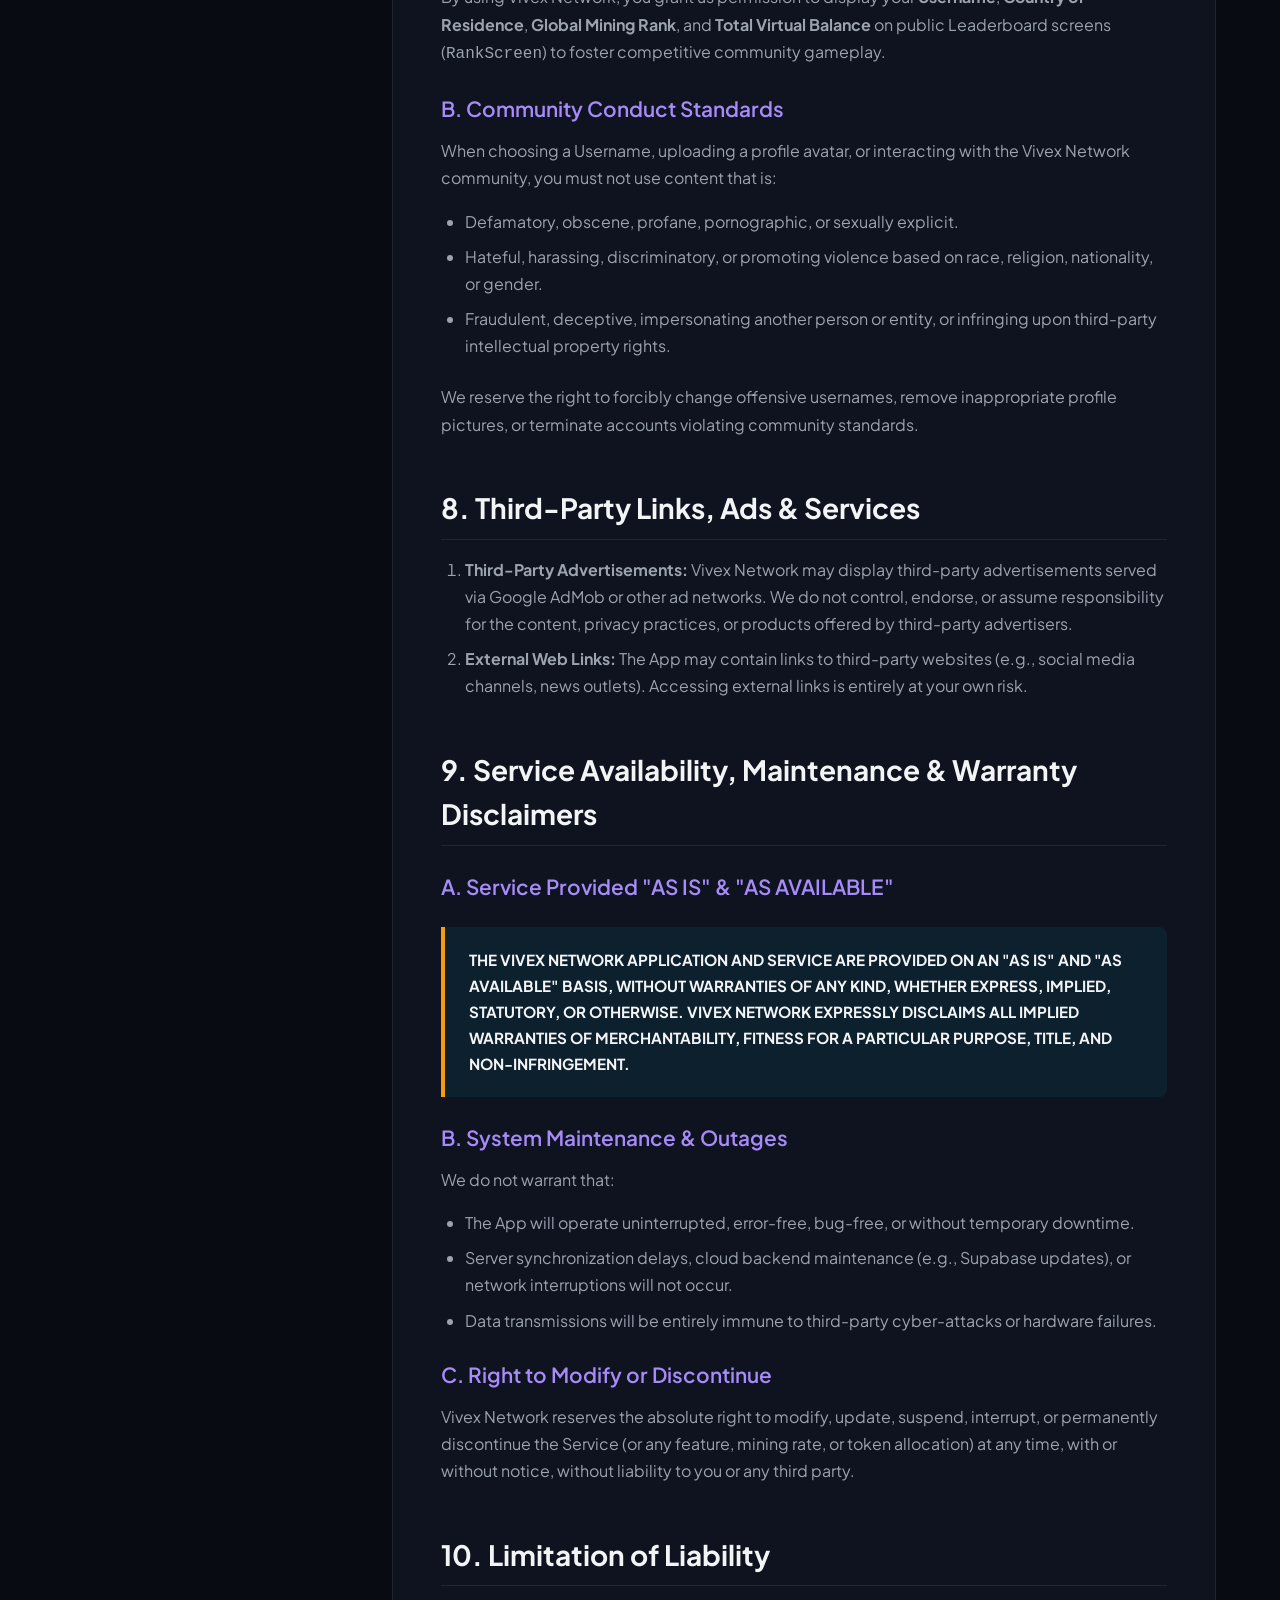
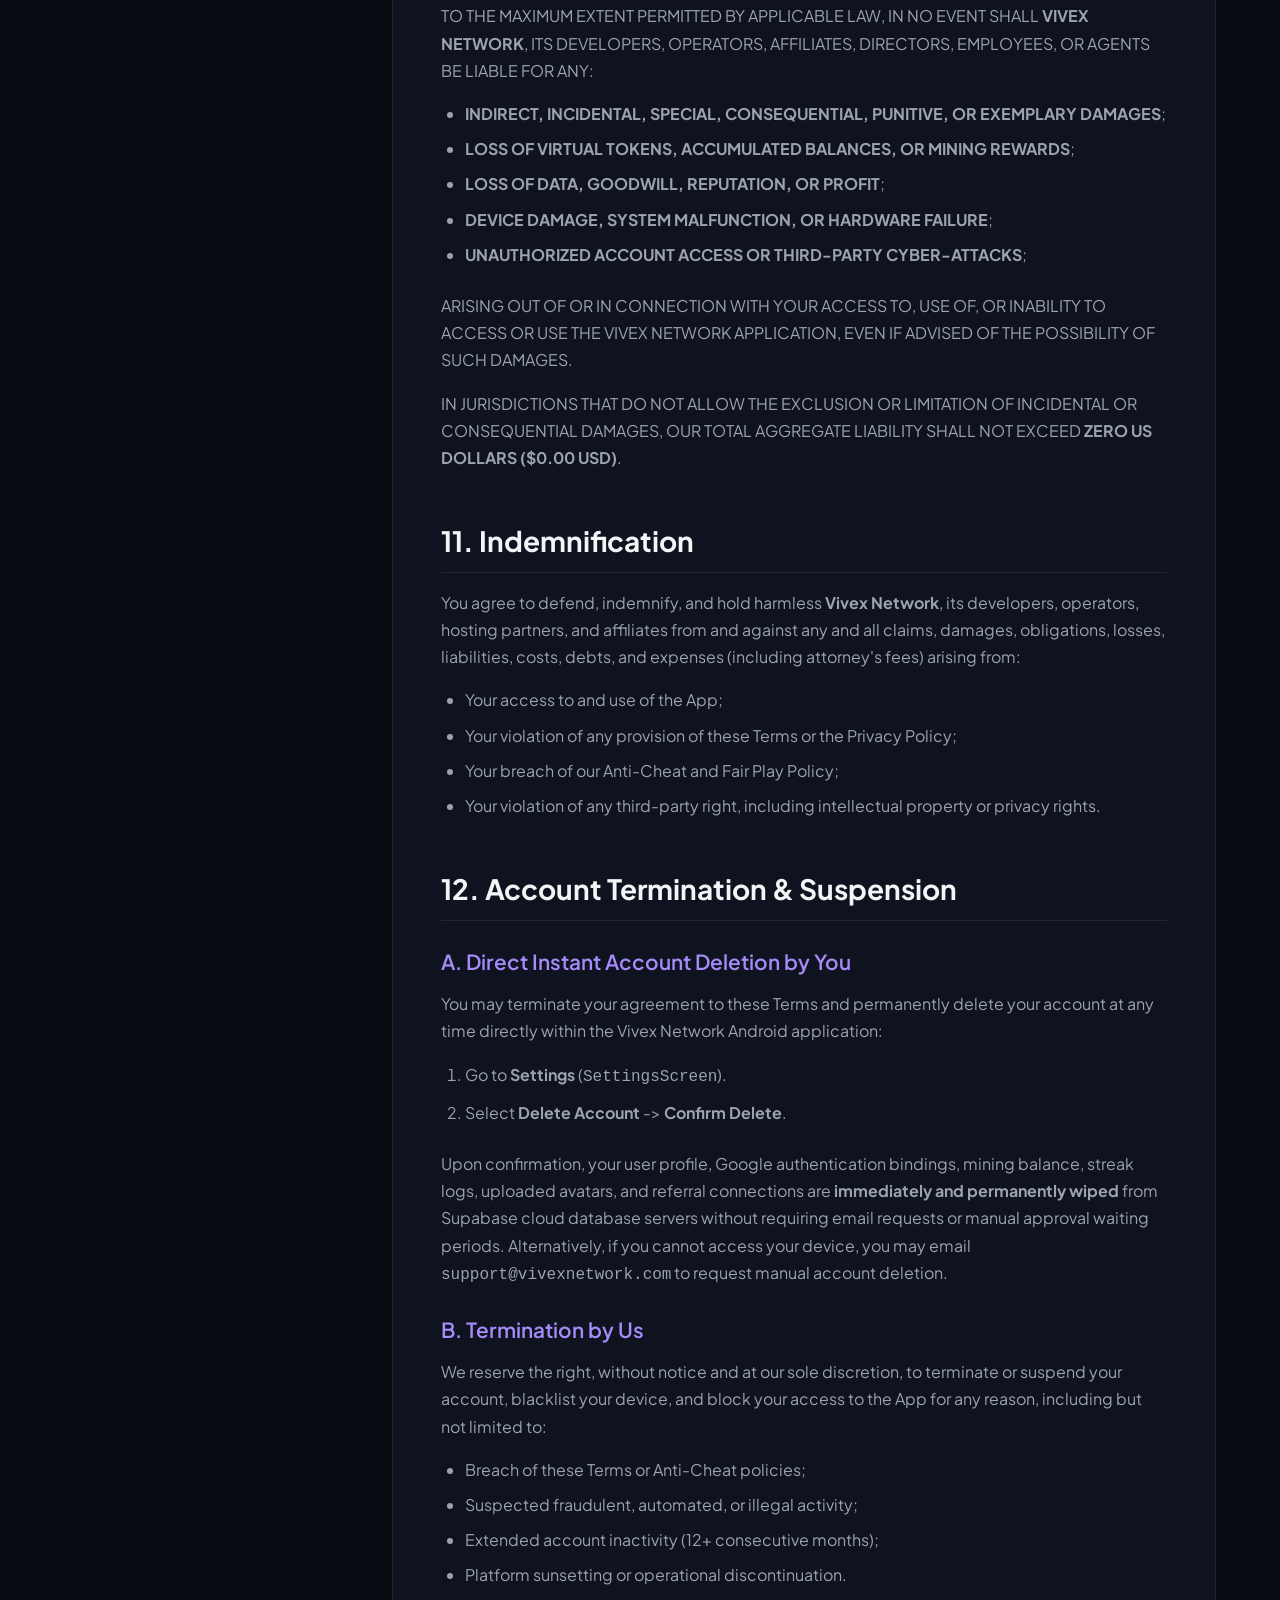
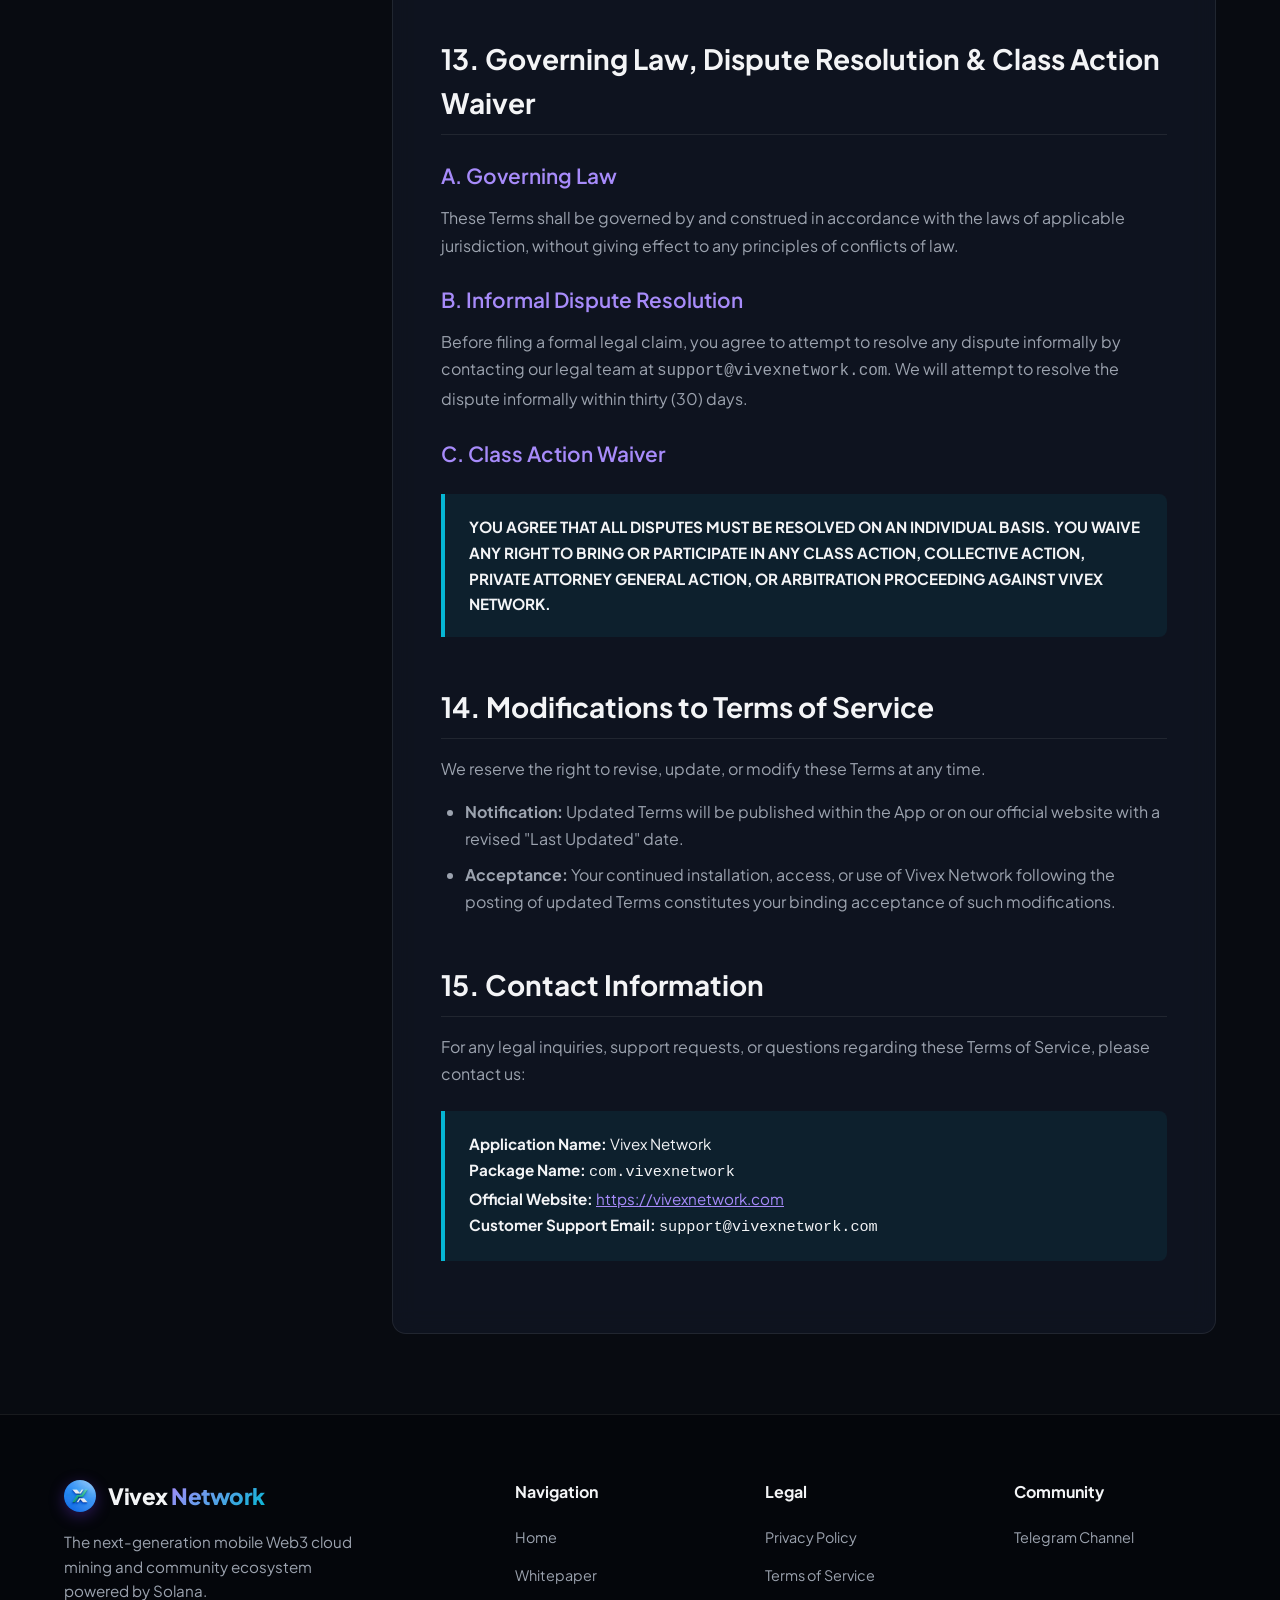
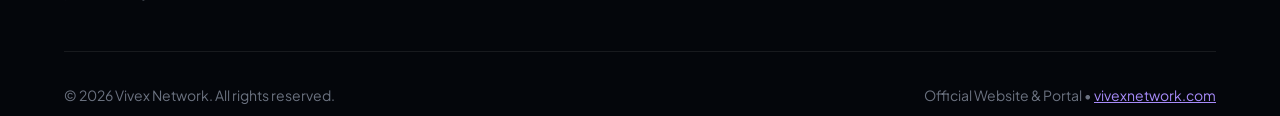
<file: terms/index.html>
<!DOCTYPE html>
<html lang="en">
<head>
  <meta charset="UTF-8">
  <meta name="viewport" content="width=device-width, initial-scale=1.0">
  <title>Terms of Service - Vivex Network</title>
  <meta name="description" content="Official Terms of Service (Terms & Conditions) for Vivex Network mobile application and cloud mining platform.">
  <meta name="keywords" content="Vivex Network Terms of Service, User Agreement, Terms and Conditions, Legal Terms">
  <meta name="theme-color" content="#080b11">
  <link rel="canonical" href="https://vivexnetwork.com/terms/">
  <!-- Favicons & Touch Icons -->
  <link rel="icon" type="image/png" sizes="192x192" href="../favicon.png">
  <link rel="apple-touch-icon" sizes="180x180" href="../favicon.png">
  <link rel="manifest" href="../site.webmanifest">

  <!-- Open Graph -->
  <meta property="og:type" content="article">
  <meta property="og:url" content="https://vivexnetwork.com/terms/">
  <meta property="og:title" content="Terms of Service - Vivex Network">
  <meta property="og:description" content="Read the official Terms of Service for Vivex Network platform.">
  <meta property="og:site_name" content="Vivex Network">

  <!-- Twitter -->
  <meta name="twitter:card" content="summary">
  <meta name="twitter:title" content="Terms of Service - Vivex Network">
  <meta name="twitter:description" content="Official Terms of Service for Vivex Network.">

  <!-- Google Fonts -->
  <link rel="preconnect" href="https://fonts.googleapis.com">
  <link rel="preconnect" href="https://fonts.gstatic.com" crossorigin>
  <link href="https://fonts.googleapis.com/css2?family=Plus+Jakarta+Sans:wght@400;500;600;700;800&display=swap" rel="stylesheet">

  <!-- Stylesheet -->
  <link rel="stylesheet" href="../css/style.css">

  <!-- JSON-LD Structured Data for Google Search -->
  <script type="application/ld+json">
  {
    "@context": "https://schema.org",
    "@graph": [
      {
        "@type": "BreadcrumbList",
        "itemListElement": [
          {
            "@type": "ListItem",
            "position": 1,
            "name": "Home",
            "item": "https://vivexnetwork.com/"
          },
          {
            "@type": "ListItem",
            "position": 2,
            "name": "Terms of Service",
            "item": "https://vivexnetwork.com/terms/"
          }
        ]
      },
      {
        "@type": "WebPage",
        "name": "Terms of Service",
        "description": "Official Comprehensive Terms of Service for Vivex Network.",
        "url": "https://vivexnetwork.com/terms/"
      }
    ]
  }
  </script>
</head>
<body>

  <!-- Background Orbs -->
  <div class="bg-glow-container">
    <div class="glow-orb glow-orb-2"></div>
    <div class="glow-orb glow-orb-3"></div>
  </div>

  <!-- Header -->
  <header class="site-header">
    <div class="container navbar">
      <a href="../" class="logo">
        <img src="../assets/logo.png" alt="Vivex Network Logo" class="logo-img">
        <div class="logo-text">Vivex <span>Network</span></div>
      </a>

      <nav>
        <ul class="nav-links">
          <li><a href="../" class="nav-link">Home</a></li>
          <li><a href="../whitepaper/" class="nav-link">Whitepaper</a></li>
          <li><a href="../privacy/" class="nav-link">Privacy Policy</a></li>
          <li><a href="./" class="nav-link active">Terms of Service</a></li>
        </ul>
      </nav>

      <div class="header-cta">
        <a href="../index.html#download" class="btn btn-primary">Get App</a>
        <button class="mobile-toggle" aria-label="Toggle Navigation">☰</button>
      </div>
    </div>
  </header>

  <!-- Page Header -->
  <section class="page-header">
    <div class="container">
      <div class="badge-glow">
        <span class="badge-dot"></span>
        <span>Last Updated: November 6, 2026</span>
      </div>
      <h1 class="page-title">Terms of Service (Terms & Conditions)</h1>
      <p class="page-desc">Official User Agreement for Vivex Network (Package Name: <code>com.vivexnetwork</code>). Please read these Terms carefully before using the platform.</p>
    </div>
  </section>

  <!-- Main Document Content -->
  <div class="container">
    <div class="document-layout">

      <!-- Sidebar TOC -->
      <aside class="doc-sidebar">
        <h4 class="sidebar-title">Sections</h4>
        <ul class="sidebar-nav">
          <li><a href="#sec1" class="sidebar-link active">1. Agreement & Acceptance</a></li>
          <li><a href="#sec2" class="sidebar-link">2. User Eligibility (18+)</a></li>
          <li><a href="#sec3" class="sidebar-link">3. Cloud Mining & Tokens</a></li>
          <li><a href="#sec4" class="sidebar-link">4. Zero-Tolerance Anti-Cheat</a></li>
          <li><a href="#sec5" class="sidebar-link">5. Referral Program Rules</a></li>
          <li><a href="#sec6" class="sidebar-link">6. Intellectual Property</a></li>
          <li><a href="#sec7" class="sidebar-link">7. Leaderboards & Conduct</a></li>
          <li><a href="#sec8" class="sidebar-link">8. Third-Party Ads</a></li>
          <li><a href="#sec9" class="sidebar-link">9. Service Availability</a></li>
          <li><a href="#sec10" class="sidebar-link">10. Limitation of Liability</a></li>
          <li><a href="#sec11" class="sidebar-link">11. Indemnification</a></li>
          <li><a href="#sec12" class="sidebar-link">12. Account Termination</a></li>
          <li><a href="#sec13" class="sidebar-link">13. Governing Law & Waiver</a></li>
          <li><a href="#sec14" class="sidebar-link">14. Modifications</a></li>
          <li><a href="#sec15" class="sidebar-link">15. Contact Info</a></li>
        </ul>
      </aside>

      <!-- Main Body -->
      <main class="doc-content">

        <!-- Section 1 -->
        <section id="sec1" class="doc-section">
          <h2>1. Agreement & Acceptance of Terms</h2>
          <p>
            Welcome to <strong>Vivex Network</strong> ("App", "Platform", "Service", "we", "us", or "our"). These Terms of Service ("Terms" or "Terms & Conditions") govern your access to and use of the <strong>Vivex Network</strong> mobile application (Package Name: <code>com.vivexnetwork</code>), backend cloud infrastructure, official website, and related digital services.
          </p>
          <p>
            By downloading, installing, registering an account on, accessing, or using <strong>Vivex Network</strong>, you enter into a legally binding contract with us and agree to comply strictly with these Terms, as well as our <a href="../privacy/" style="color: var(--primary-light);">Privacy Policy</a>.
          </p>
          <div class="callout-box" style="border-left-color: #ef4444;">
            <p><strong>IF YOU DO NOT AGREE TO BE BOUND BY ALL OF THESE TERMS, YOU MUST IMMEDIATELY CEASE USING THE APPLICATION, CEASE MINING, AND UNINSTALL VIVEX NETWORK FROM YOUR DEVICE.</strong></p>
          </div>
        </section>

        <!-- Section 2 -->
        <section id="sec2" class="doc-section">
          <h2>2. User Eligibility & Account Registration</h2>

          <h3>A. Strict Age Requirement (18+ Only)</h3>
          <p>
            You must be <strong>at least 18 years of age</strong> to register an account, participate in cloud mining, or use any features of Vivex Network. Minors under 18 years of age are strictly prohibited from using the Service. By registering an account, you represent and warrant that you are 18 years of age or older.
          </p>

          <h3>B. Single Account Ownership Policy</h3>
          <p>
            Each individual user is permitted to create and operate <strong>only one (1) account</strong> across the entire Vivex Network platform. Accounts are strictly non-transferable and tied exclusively to the individual creator.
          </p>

          <h3>C. Account Registration via Google Sign-In</h3>
          <p>To use Vivex Network, you must authenticate using a valid Google Account via Google Sign-In and Google Credential Manager. You agree to:</p>
          <ul>
            <li>Provide accurate, complete, and truthful account profile information (including Username, Real Name, and Country).</li>
            <li>Maintain only one active Google Account connection to your Vivex Network profile.</li>
            <li>Refrain from using temporary, disposable, or automated bot email accounts.</li>
          </ul>

          <h3>D. Account Responsibility & Security</h3>
          <p>
            You are solely responsible for maintaining the confidentiality of your Google authentication credentials and for all activities, mining activations, transactions, or actions performed under your account. Vivex Network shall not be held liable for any loss or damage arising from unauthorized account access resulting from your failure to secure your device or credentials.
          </p>
        </section>

        <!-- Section 3 -->
        <section id="sec3" class="doc-section">
          <h2>3. Nature of Cloud Mining & Virtual Utility Tokens (DISCLAIMERS)</h2>

          <div class="callout-box">
            <p><strong>PLEASE READ THIS SECTION CAREFULLY. IT CONTAINS CRITICAL LEGAL DISCLAIMERS REGARDING VIRTUAL ASSETS AND FINANCIAL REGULATION.</strong></p>
          </div>

          <h3>3.1 Educational & Simulated Cloud Mining</h3>
          <p>
            "Mining" within Vivex Network refers to a virtual, cloud-based token distribution protocol. It <strong>does NOT</strong> utilize your mobile device's local CPU, GPU, memory, or battery hardware to perform cryptographic Proof-of-Work (PoW) computation. All token allocations are calculated server-side based on active cloud sessions, streak multipliers, and referral network trees.
          </p>

          <h3>3.2 Virtual Utility Token Status</h3>
          <p>
            All tokens, coins, counters, points, or balances accumulated within Vivex Network (collectively, "Vivex Tokens" or "Virtual Tokens", symbol <code>$VVX</code>) represent <strong>in-app virtual utility items</strong> within our ecosystem.
          </p>
          <ul>
            <li>Virtual Tokens do <strong>NOT</strong> constitute legal tender, fiat currency, central bank digital currency (CBDC), financial instruments, stocks, bonds, securities, or financial investments under any legal jurisdiction.</li>
            <li>Virtual Tokens do <strong>NOT</strong> confer any equity ownership, dividend rights, voting governance rights, or legal claim to corporate assets of Vivex Network or its operators.</li>
          </ul>

          <h3>3.3 No Guarantee of Future Monetary Value</h3>
          <p>
            Vivex Network makes <strong>NO representation, warranty, or guarantee</strong> that Virtual Tokens will ever achieve monetary value, be listed on cryptocurrency exchanges, or be redeemable for fiat currency or other digital assets. Any prospective token listing, exchange liquidity, or trading milestone mentioned in community roadmaps or promotional materials represents an educational operational goal, not a guaranteed financial outcome.
          </p>

          <h3>3.4 Phased Strategic Roadmap, Solana Address Binding & Mandatory KYC</h3>
          <p>In accordance with our official Strategic Network Roadmap:</p>
          <ul>
            <li><strong>Phase 3 (Solana Address Binding & Pioneer Verification):</strong> Users will bind their native Solana (SPL) wallet address in-app for future token distribution. Vivex Network will cover 100% of transfer gas fees.</li>
            <li><strong>Phase 4 (TGE, Pre-Listing Transfer & 100% Unmined Supply Burn):</strong> Upon reaching 500,000 active miners, 100% of remaining unmined $VVX tokens will be permanently burned, followed by Token Generation Event (TGE) distribution and exchange trading activation.</li>
            <li><strong>Mandatory Pioneer Identity Verification (KYC):</strong> To prevent sybil attacks, bot referral farms, and multi-accounting, users must undergo Know Your Customer (KYC) verification (submitting valid Government ID, facial selfie/liveness check, and legal name) before pre-listing token transfers are executed.</li>
            <li><strong>IMMEDIATE RAW KYC DATA DELETION GUARANTEE:</strong> To ensure maximum privacy and zero risk of identity leaks, <strong>all raw identity document scans (CNIC / Passport / Driver's License) and selfie images are IMMEDIATELY AND PERMANENTLY PURGED / DELETED</strong> from active storage as soon as verification validation is finalized. Only an encrypted verification status (<code>kyc_verified = true</code>) secured by <strong>Supabase AES-256 encryption</strong> and Row-Level Security (RLS) is retained.</li>
            <li><strong>Forfeiture of Unverified / Fake Balances:</strong> Accounts that fail KYC, engage in identity fraud, or fail to complete verification prior to TGE deadlines will have their unverified balances <strong>permanently forfeited and burned</strong>.</li>
          </ul>

          <h3>3.5 Network Tokenomics & Supply Adjustments</h3>
          <p>To maintain economic sustainability, prevent inflation, and protect ecosystem integrity, Vivex Network reserves the absolute right, at its sole discretion, to:</p>
          <ul>
            <li>Adjust base cloud mining rates, halving schedules, daily check-in bonuses, and referral multiplier rates.</li>
            <li>Modify maximum supply limits, burn schedules, or streak bonus calculations without prior individual notice.</li>
          </ul>
        </section>

        <!-- Section 4 -->
        <section id="sec4" class="doc-section">
          <h2>4. Strict Zero-Tolerance Fair Play, Anti-Cheat & Anti-Fraud Policy</h2>
          <p>To protect the fairness of the network for our legitimate global community, Vivex Network enforces a <strong>Strict Zero-Tolerance Anti-Cheat and Anti-Fraud Policy</strong>.</p>

          <h3>4.1 Forbidden Fraudulent Practices</h3>
          <p>You agree that you will <strong>NOT</strong>, under any circumstances, directly or indirectly engage in any of the following prohibited activities:</p>
          <ol>
            <li><strong>Underage Usage:</strong> Registering or operating an account if you are under 18 years of age.</li>
            <li><strong>Multi-Accounting:</strong> Creating, maintaining, or operating more than one (1) Vivex Network account, or logging into multiple accounts on a single physical mobile device.</li>
            <li><strong>Emulators & Virtual Spaces:</strong> Running the Vivex Network APK within Android emulators (e.g., BlueStacks, Nox, LDPlayer, MEmu), virtual machines (VMOS), parallel space apps, app cloners, or dual-app engines.</li>
            <li><strong>Automated Scripts & Exploits:</strong> Using auto-clickers, macro software, bot scripts, memory editors, packet sniffers, reverse-engineering tools, or modified/tampered APK binaries.</li>
            <li><strong>Hardware & OS Bypasses:</strong> Modifying device signatures, spoofing <code>ANDROID_ID</code> values, masking system root status, or attempting to bypass security checks implemented by <code>RootChecker</code>.</li>
            <li><strong>Network & Location Spoofing:</strong> Utilizing Virtual Private Networks (VPNs), proxies, TOR nodes, or location-spoofing tools to artificially bypass country restrictions or manipulate referral rewards.</li>
            <li><strong>Referral Fraud:</strong> Creating fake referral accounts, self-referring via secondary devices/emails, purchasing bot referrals, or operating automated referral farms.</li>
            <li><strong>Task Falsification:</strong> Exploiting, bypassing, or falsifying completion logs for daily check-in tasks, rewarded video ads, or social quests.</li>
          </ol>

          <h3>4.2 Security Auditing & Hardware Fingerprinting</h3>
          <p>
            Vivex Network actively employs automated backend security algorithms, Supabase database security controls (AES-256 & RLS), device fingerprinting, install referrer checks, and integrity audits to detect sybil attacks, bot patterns, and fraud attempts.
          </p>

          <h3>4.3 Penalties & Enforcement Measures</h3>
          <p>If Vivex Network determines, in its sole discretion, that an account has violated any provision of this Anti-Cheat Policy, we reserve the right to immediately take any or all of the following actions <strong>without prior warning, notice, or right of appeal</strong>:</p>
          <ul>
            <li><strong>Permanent Account Suspension:</strong> Immediate termination of access to the Vivex Network app and backend services.</li>
            <li><strong>Hardware Blacklisting:</strong> Permanent blacklisting of the user's Device ID (<code>ANDROID_ID</code>), IP range, and hardware fingerprints.</li>
            <li><strong>Total Token Forfeiture:</strong> Complete erasure, forfeiture, and permanent burning of all accumulated virtual balances, mining rewards, streak bonuses, and referral earnings.</li>
            <li><strong>Legal Action:</strong> Pursuing civil or criminal remedies for financial loss or platform disruption caused by malicious attacks.</li>
          </ul>
        </section>

        <!-- Section 5 -->
        <section id="sec5" class="doc-section">
          <h2>5. Referral Program & Social Task Rules</h2>
          <ol>
            <li><strong>Legitimate Referrals Only:</strong> Referral bonuses are awarded only when an invited user (18+ years old) creates a genuine account, provides a unique Device ID, and actively participates in mining sessions.</li>
            <li><strong>Audit Rights:</strong> We reserve the right to audit all referral networks. If an account's referral tree contains fraudulent, inactive, or bot accounts, all associated referral bonuses will be revoked and deducted from the inviter's balance.</li>
            <li><strong>No Commercial Spam:</strong> You may not spam referral codes in prohibited public forums, app reviews, or via automated messaging platforms.</li>
          </ol>
        </section>

        <!-- Section 6 -->
        <section id="sec6" class="doc-section">
          <h2>6. Intellectual Property Rights & Limited License</h2>

          <h3>A. Ownership</h3>
          <p>
            All rights, titles, and interests in and to <strong>Vivex Network</strong>, including but not limited to the mobile application, source code, visual UI/UX designs, animations, logos, graphics, brand name, trademarks, documentation, and cloud architecture, are the sole and exclusive intellectual property of <strong>Vivex Network</strong> and its creators.
          </p>

          <h3>B. Limited License Grant</h3>
          <p>
            Subject to your strict compliance with these Terms, Vivex Network grants you a limited, non-exclusive, non-transferable, non-sublicensable, revocable license to download, install, and use the mobile application on your personal mobile device solely for personal, non-commercial use.
          </p>

          <h3>C. Restrictions</h3>
          <p>You shall not:</p>
          <ul>
            <li>Copy, modify, decompile, reverse-engineer, disassemble, or extract source code from the App.</li>
            <li>Frame, mirror, rent, lease, sell, sublicense, or distribute any part of the App or brand assets without explicit written permission.</li>
          </ul>
        </section>

        <!-- Section 7 -->
        <section id="sec7" class="doc-section">
          <h2>7. Public Leaderboards & Community Guidelines</h2>

          <h3>A. Public Leaderboard Consent</h3>
          <p>
            By using Vivex Network, you grant us permission to display your <strong>Username</strong>, <strong>Country of Residence</strong>, <strong>Global Mining Rank</strong>, and <strong>Total Virtual Balance</strong> on public Leaderboard screens (<code>RankScreen</code>) to foster competitive community gameplay.
          </p>

          <h3>B. Community Conduct Standards</h3>
          <p>When choosing a Username, uploading a profile avatar, or interacting with the Vivex Network community, you must not use content that is:</p>
          <ul>
            <li>Defamatory, obscene, profane, pornographic, or sexually explicit.</li>
            <li>Hateful, harassing, discriminatory, or promoting violence based on race, religion, nationality, or gender.</li>
            <li>Fraudulent, deceptive, impersonating another person or entity, or infringing upon third-party intellectual property rights.</li>
          </ul>
          <p>We reserve the right to forcibly change offensive usernames, remove inappropriate profile pictures, or terminate accounts violating community standards.</p>
        </section>

        <!-- Section 8 -->
        <section id="sec8" class="doc-section">
          <h2>8. Third-Party Links, Ads & Services</h2>
          <ol>
            <li><strong>Third-Party Advertisements:</strong> Vivex Network may display third-party advertisements served via Google AdMob or other ad networks. We do not control, endorse, or assume responsibility for the content, privacy practices, or products offered by third-party advertisers.</li>
            <li><strong>External Web Links:</strong> The App may contain links to third-party websites (e.g., social media channels, news outlets). Accessing external links is entirely at your own risk.</li>
          </ol>
        </section>

        <!-- Section 9 -->
        <section id="sec9" class="doc-section">
          <h2>9. Service Availability, Maintenance & Warranty Disclaimers</h2>

          <h3>A. Service Provided "AS IS" & "AS AVAILABLE"</h3>
          <div class="callout-box" style="border-left-color: #f59e0b;">
            <p><strong>THE VIVEX NETWORK APPLICATION AND SERVICE ARE PROVIDED ON AN "AS IS" AND "AS AVAILABLE" BASIS, WITHOUT WARRANTIES OF ANY KIND, WHETHER EXPRESS, IMPLIED, STATUTORY, OR OTHERWISE. VIVEX NETWORK EXPRESSLY DISCLAIMS ALL IMPLIED WARRANTIES OF MERCHANTABILITY, FITNESS FOR A PARTICULAR PURPOSE, TITLE, AND NON-INFRINGEMENT.</strong></p>
          </div>

          <h3>B. System Maintenance & Outages</h3>
          <p>We do not warrant that:</p>
          <ul>
            <li>The App will operate uninterrupted, error-free, bug-free, or without temporary downtime.</li>
            <li>Server synchronization delays, cloud backend maintenance (e.g., Supabase updates), or network interruptions will not occur.</li>
            <li>Data transmissions will be entirely immune to third-party cyber-attacks or hardware failures.</li>
          </ul>

          <h3>C. Right to Modify or Discontinue</h3>
          <p>
            Vivex Network reserves the absolute right to modify, update, suspend, interrupt, or permanently discontinue the Service (or any feature, mining rate, or token allocation) at any time, with or without notice, without liability to you or any third party.
          </p>
        </section>

        <!-- Section 10 -->
        <section id="sec10" class="doc-section">
          <h2>10. Limitation of Liability</h2>
          <p>TO THE MAXIMUM EXTENT PERMITTED BY APPLICABLE LAW, IN NO EVENT SHALL <strong>VIVEX NETWORK</strong>, ITS DEVELOPERS, OPERATORS, AFFILIATES, DIRECTORS, EMPLOYEES, OR AGENTS BE LIABLE FOR ANY:</p>
          <ul>
            <li><strong>INDIRECT, INCIDENTAL, SPECIAL, CONSEQUENTIAL, PUNITIVE, OR EXEMPLARY DAMAGES</strong>;</li>
            <li><strong>LOSS OF VIRTUAL TOKENS, ACCUMULATED BALANCES, OR MINING REWARDS</strong>;</li>
            <li><strong>LOSS OF DATA, GOODWILL, REPUTATION, OR PROFIT</strong>;</li>
            <li><strong>DEVICE DAMAGE, SYSTEM MALFUNCTION, OR HARDWARE FAILURE</strong>;</li>
            <li><strong>UNAUTHORIZED ACCOUNT ACCESS OR THIRD-PARTY CYBER-ATTACKS</strong>;</li>
          </ul>
          <p>ARISING OUT OF OR IN CONNECTION WITH YOUR ACCESS TO, USE OF, OR INABILITY TO ACCESS OR USE THE VIVEX NETWORK APPLICATION, EVEN IF ADVISED OF THE POSSIBILITY OF SUCH DAMAGES.</p>
          <p>IN JURISDICTIONS THAT DO NOT ALLOW THE EXCLUSION OR LIMITATION OF INCIDENTAL OR CONSEQUENTIAL DAMAGES, OUR TOTAL AGGREGATE LIABILITY SHALL NOT EXCEED <strong>ZERO US DOLLARS ($0.00 USD)</strong>.</p>
        </section>

        <!-- Section 11 -->
        <section id="sec11" class="doc-section">
          <h2>11. Indemnification</h2>
          <p>
            You agree to defend, indemnify, and hold harmless <strong>Vivex Network</strong>, its developers, operators, hosting partners, and affiliates from and against any and all claims, damages, obligations, losses, liabilities, costs, debts, and expenses (including attorney's fees) arising from:
          </p>
          <ul>
            <li>Your access to and use of the App;</li>
            <li>Your violation of any provision of these Terms or the Privacy Policy;</li>
            <li>Your breach of our Anti-Cheat and Fair Play Policy;</li>
            <li>Your violation of any third-party right, including intellectual property or privacy rights.</li>
          </ul>
        </section>

        <!-- Section 12 -->
        <section id="sec12" class="doc-section">
          <h2>12. Account Termination & Suspension</h2>

          <h3>A. Direct Instant Account Deletion by You</h3>
          <p>You may terminate your agreement to these Terms and permanently delete your account at any time directly within the Vivex Network Android application:</p>
          <ol>
            <li>Go to <strong>Settings</strong> (<code>SettingsScreen</code>).</li>
            <li>Select <strong>Delete Account</strong> -&gt; <strong>Confirm Delete</strong>.</li>
          </ol>
          <p>
            Upon confirmation, your user profile, Google authentication bindings, mining balance, streak logs, uploaded avatars, and referral connections are <strong>immediately and permanently wiped</strong> from Supabase cloud database servers without requiring email requests or manual approval waiting periods. Alternatively, if you cannot access your device, you may email <code>support@vivexnetwork.com</code> to request manual account deletion.
          </p>

          <h3>B. Termination by Us</h3>
          <p>We reserve the right, without notice and at our sole discretion, to terminate or suspend your account, blacklist your device, and block your access to the App for any reason, including but not limited to:</p>
          <ul>
            <li>Breach of these Terms or Anti-Cheat policies;</li>
            <li>Suspected fraudulent, automated, or illegal activity;</li>
            <li>Extended account inactivity (12+ consecutive months);</li>
            <li>Platform sunsetting or operational discontinuation.</li>
          </ul>
        </section>

        <!-- Section 13 -->
        <section id="sec13" class="doc-section">
          <h2>13. Governing Law, Dispute Resolution & Class Action Waiver</h2>

          <h3>A. Governing Law</h3>
          <p>These Terms shall be governed by and construed in accordance with the laws of applicable jurisdiction, without giving effect to any principles of conflicts of law.</p>

          <h3>B. Informal Dispute Resolution</h3>
          <p>Before filing a formal legal claim, you agree to attempt to resolve any dispute informally by contacting our legal team at <code>support@vivexnetwork.com</code>. We will attempt to resolve the dispute informally within thirty (30) days.</p>

          <h3>C. Class Action Waiver</h3>
          <div class="callout-box">
            <p><strong>YOU AGREE THAT ALL DISPUTES MUST BE RESOLVED ON AN INDIVIDUAL BASIS. YOU WAIVE ANY RIGHT TO BRING OR PARTICIPATE IN ANY CLASS ACTION, COLLECTIVE ACTION, PRIVATE ATTORNEY GENERAL ACTION, OR ARBITRATION PROCEEDING AGAINST VIVEX NETWORK.</strong></p>
          </div>
        </section>

        <!-- Section 14 -->
        <section id="sec14" class="doc-section">
          <h2>14. Modifications to Terms of Service</h2>
          <p>We reserve the right to revise, update, or modify these Terms at any time.</p>
          <ul>
            <li><strong>Notification:</strong> Updated Terms will be published within the App or on our official website with a revised "Last Updated" date.</li>
            <li><strong>Acceptance:</strong> Your continued installation, access, or use of Vivex Network following the posting of updated Terms constitutes your binding acceptance of such modifications.</li>
          </ul>
        </section>

        <!-- Section 15 -->
        <section id="sec15" class="doc-section">
          <h2>15. Contact Information</h2>
          <p>For any legal inquiries, support requests, or questions regarding these Terms of Service, please contact us:</p>
          <div class="callout-box">
            <p><strong>Application Name:</strong> Vivex Network</p>
            <p><strong>Package Name:</strong> <code>com.vivexnetwork</code></p>
            <p><strong>Official Website:</strong> <a href="https://vivexnetwork.com" style="color: var(--primary-light);">https://vivexnetwork.com</a></p>
            <p><strong>Customer Support Email:</strong> <code>support@vivexnetwork.com</code></p>
          </div>
        </section>

      </main>

    </div>
  </div>

  <!-- Footer -->
  <footer class="site-footer">
    <div class="container">
      <div class="footer-grid">
        <div class="footer-brand">
          <a href="../" class="logo">
            <img src="../assets/logo.png" alt="Vivex Network Logo" class="logo-img">
            <div class="logo-text">Vivex <span>Network</span></div>
          </a>
          <p>The next-generation mobile Web3 cloud mining and community ecosystem powered by Solana.</p>
        </div>

        <div>
          <h4 class="footer-col-title">Navigation</h4>
          <ul class="footer-links">
            <li><a href="../">Home</a></li>
            <li><a href="../whitepaper/">Whitepaper</a></li>
          </ul>
        </div>

        <div>
          <h4 class="footer-col-title">Legal</h4>
          <ul class="footer-links">
            <li><a href="../privacy/">Privacy Policy</a></li>
            <li><a href="./">Terms of Service</a></li>
          </ul>
        </div>

        <div>
          <h4 class="footer-col-title">Community</h4>
          <ul class="footer-links">
            <li><a href="https://t.me/vivexnetwork" target="_blank" rel="noopener">Telegram Channel</a></li>
          </ul>
        </div>
      </div>

      <div class="footer-bottom">
        <p>&copy; 2026 Vivex Network. All rights reserved.</p>
        <p>Official Website & Portal • <a href="https://vivexnetwork.com" style="color: var(--primary-light);">vivexnetwork.com</a></p>
      </div>
    </div>
  </footer>

  <!-- Script -->
  <script src="../js/script.js"></script>
</body>
</html>
</file>
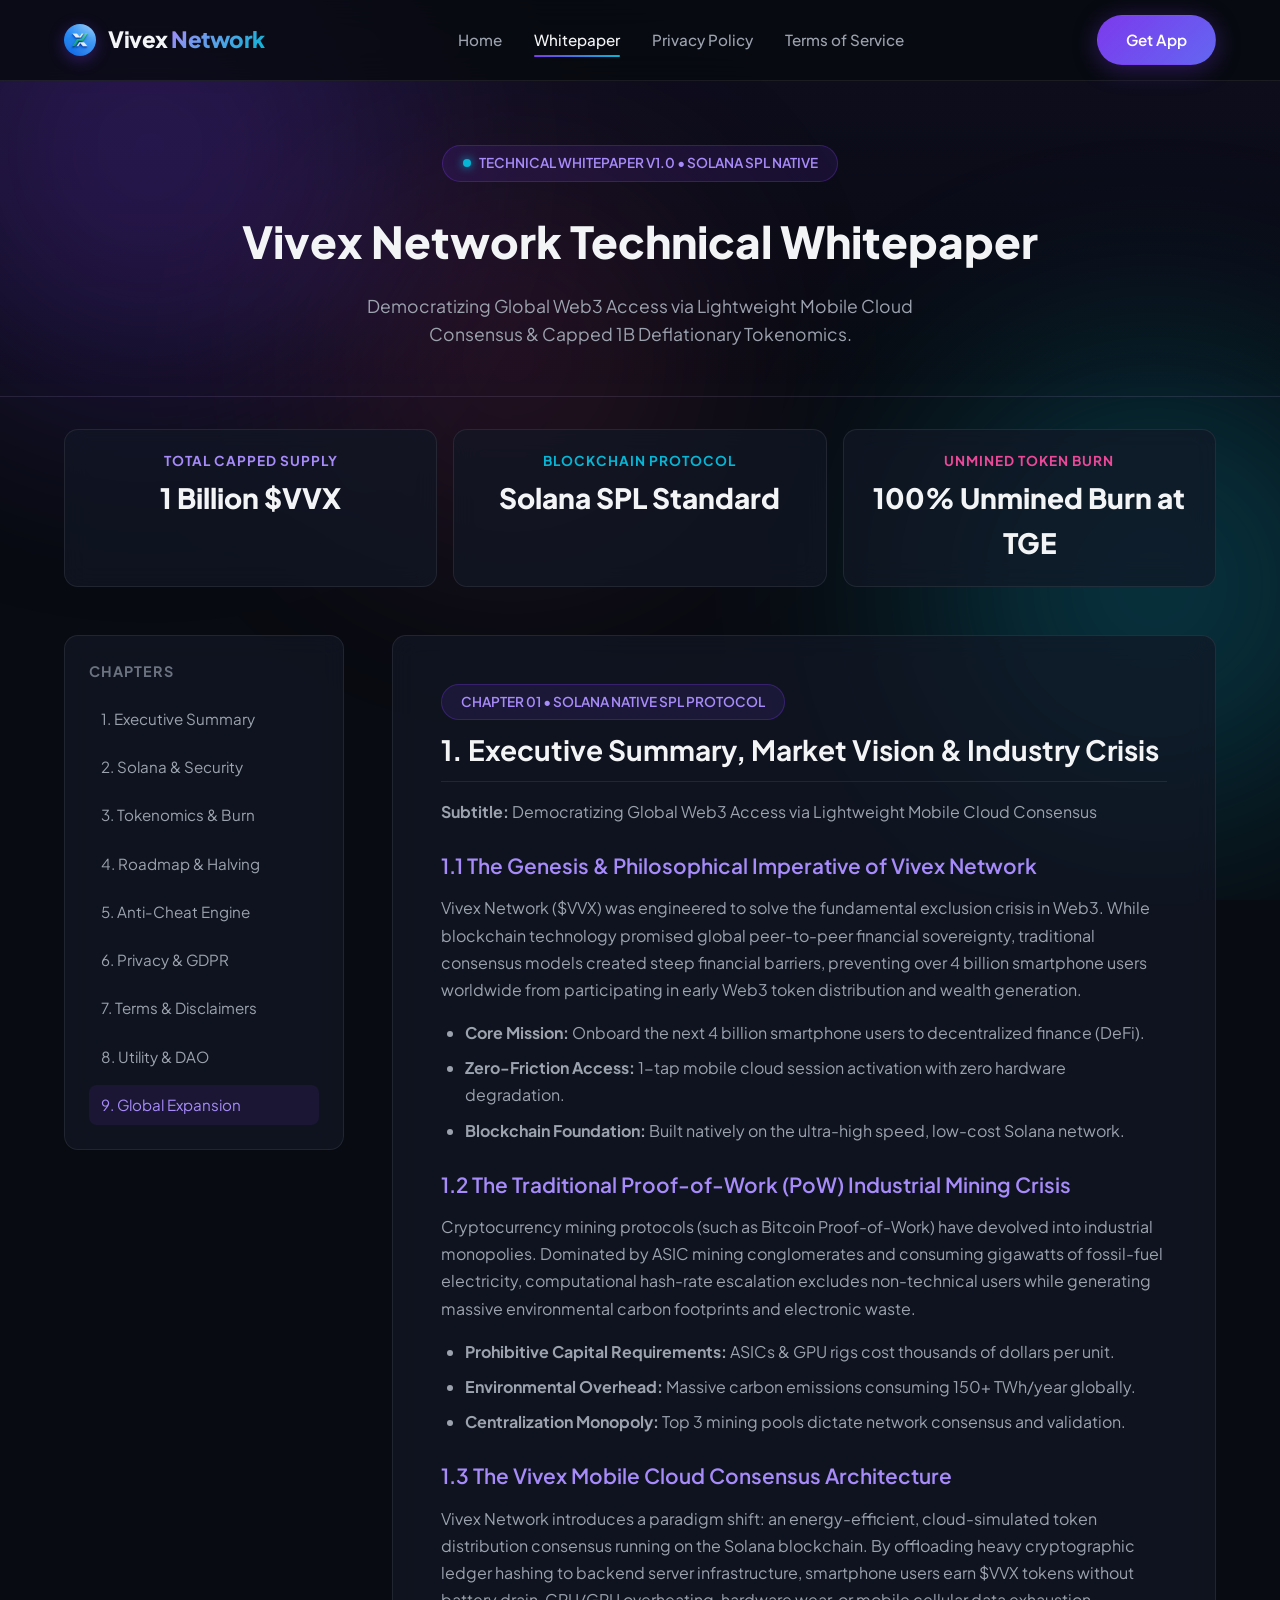
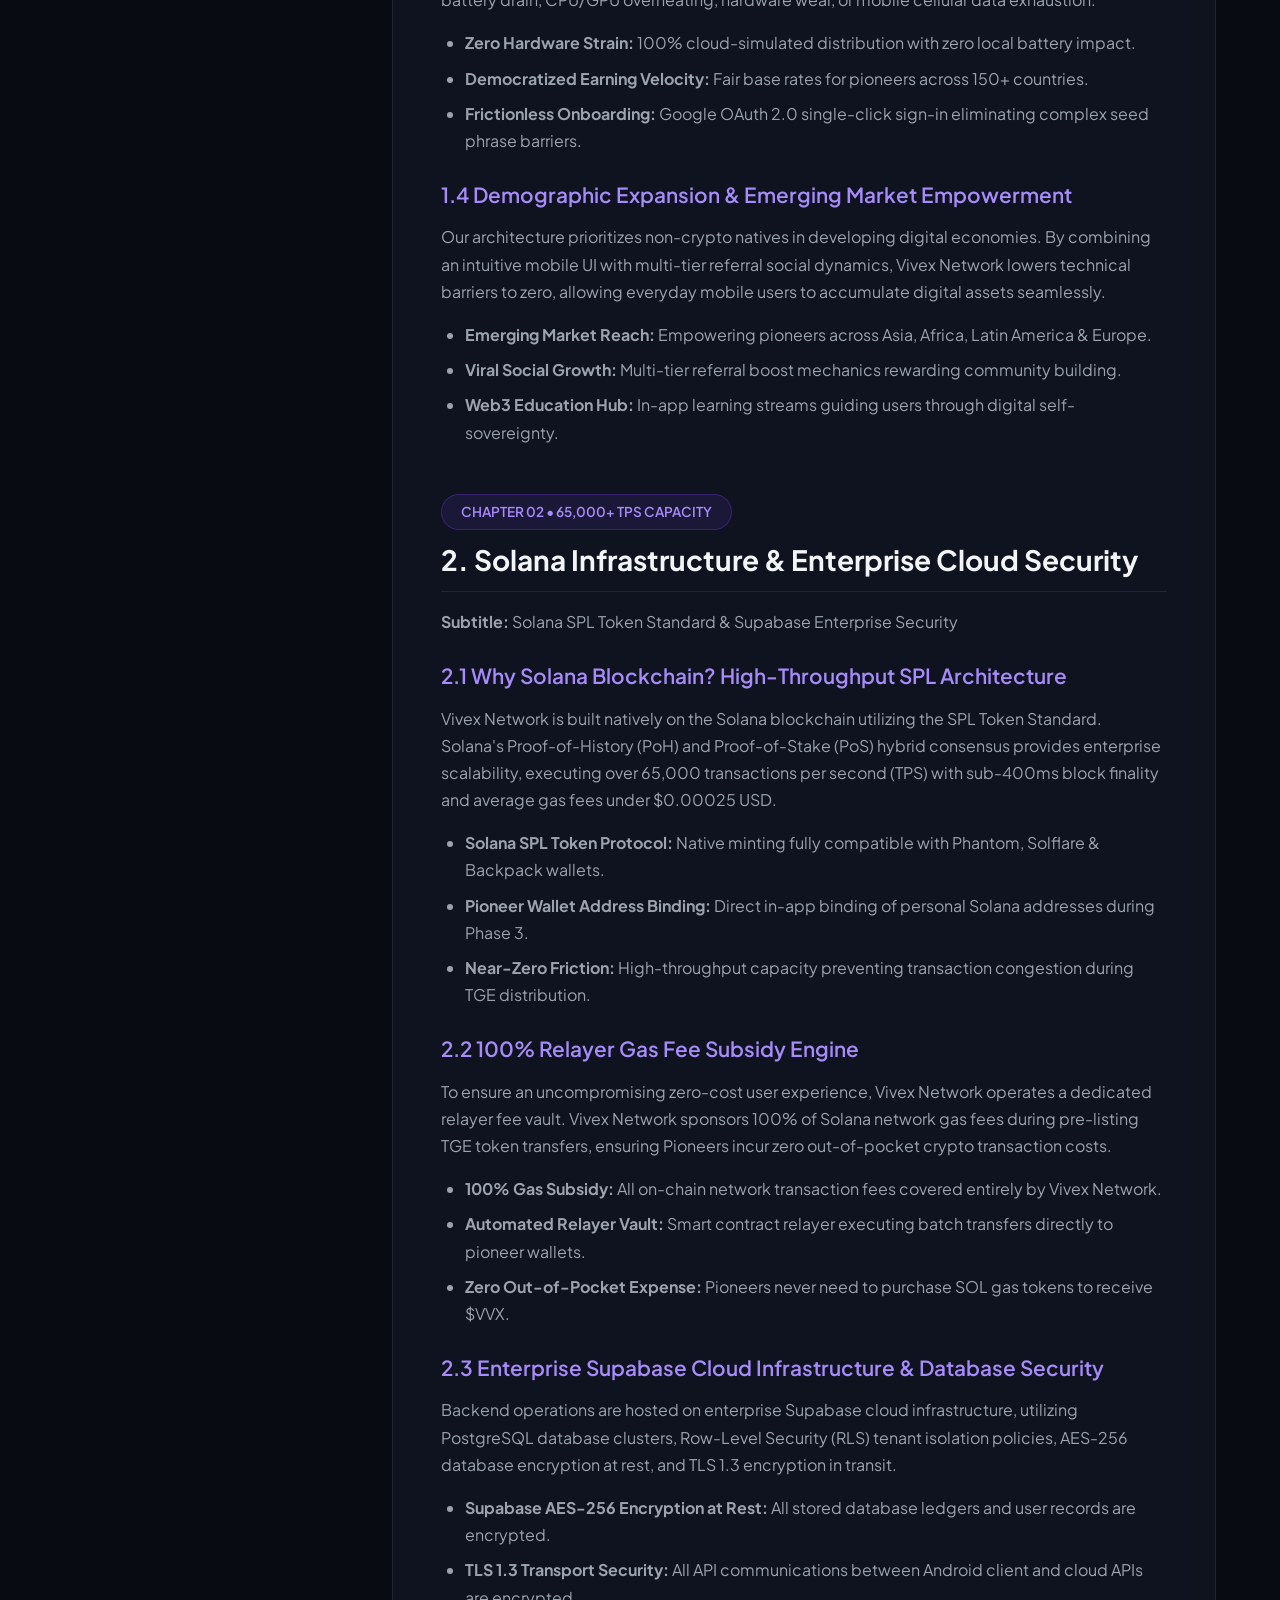
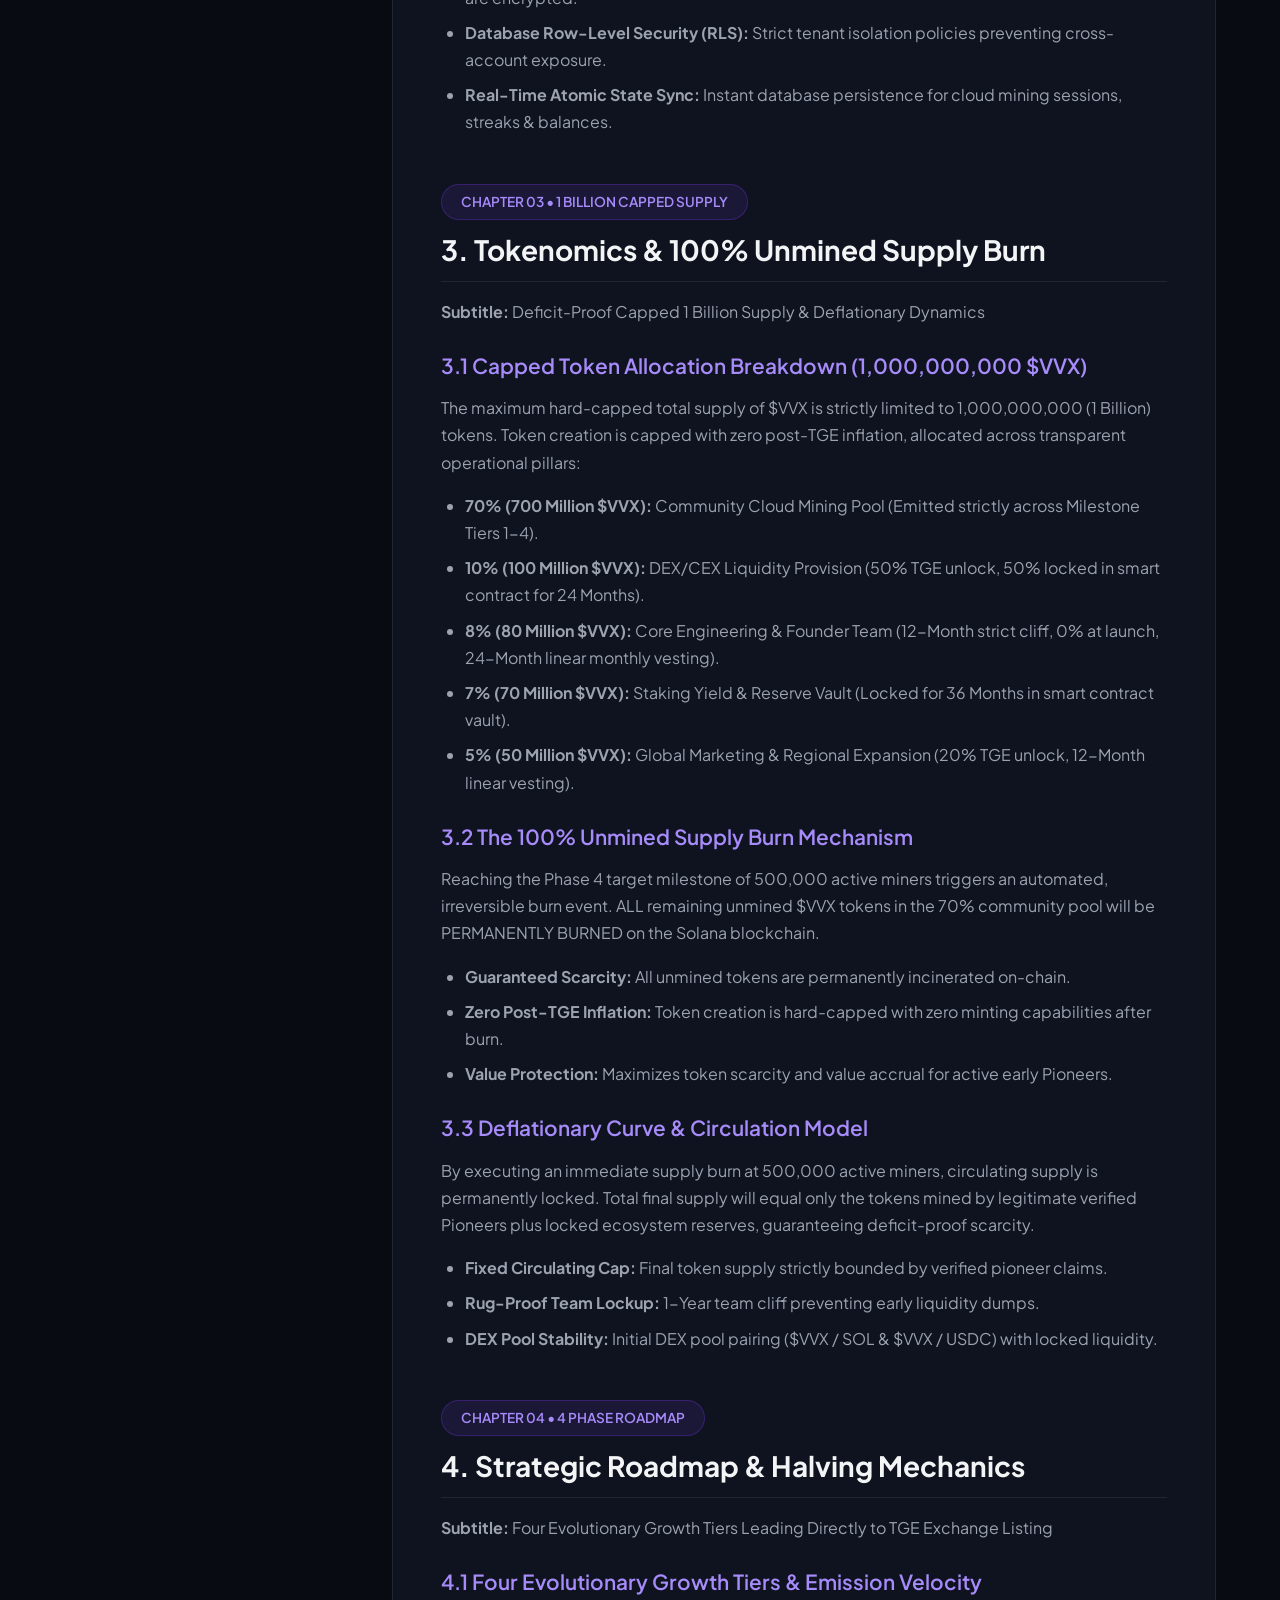
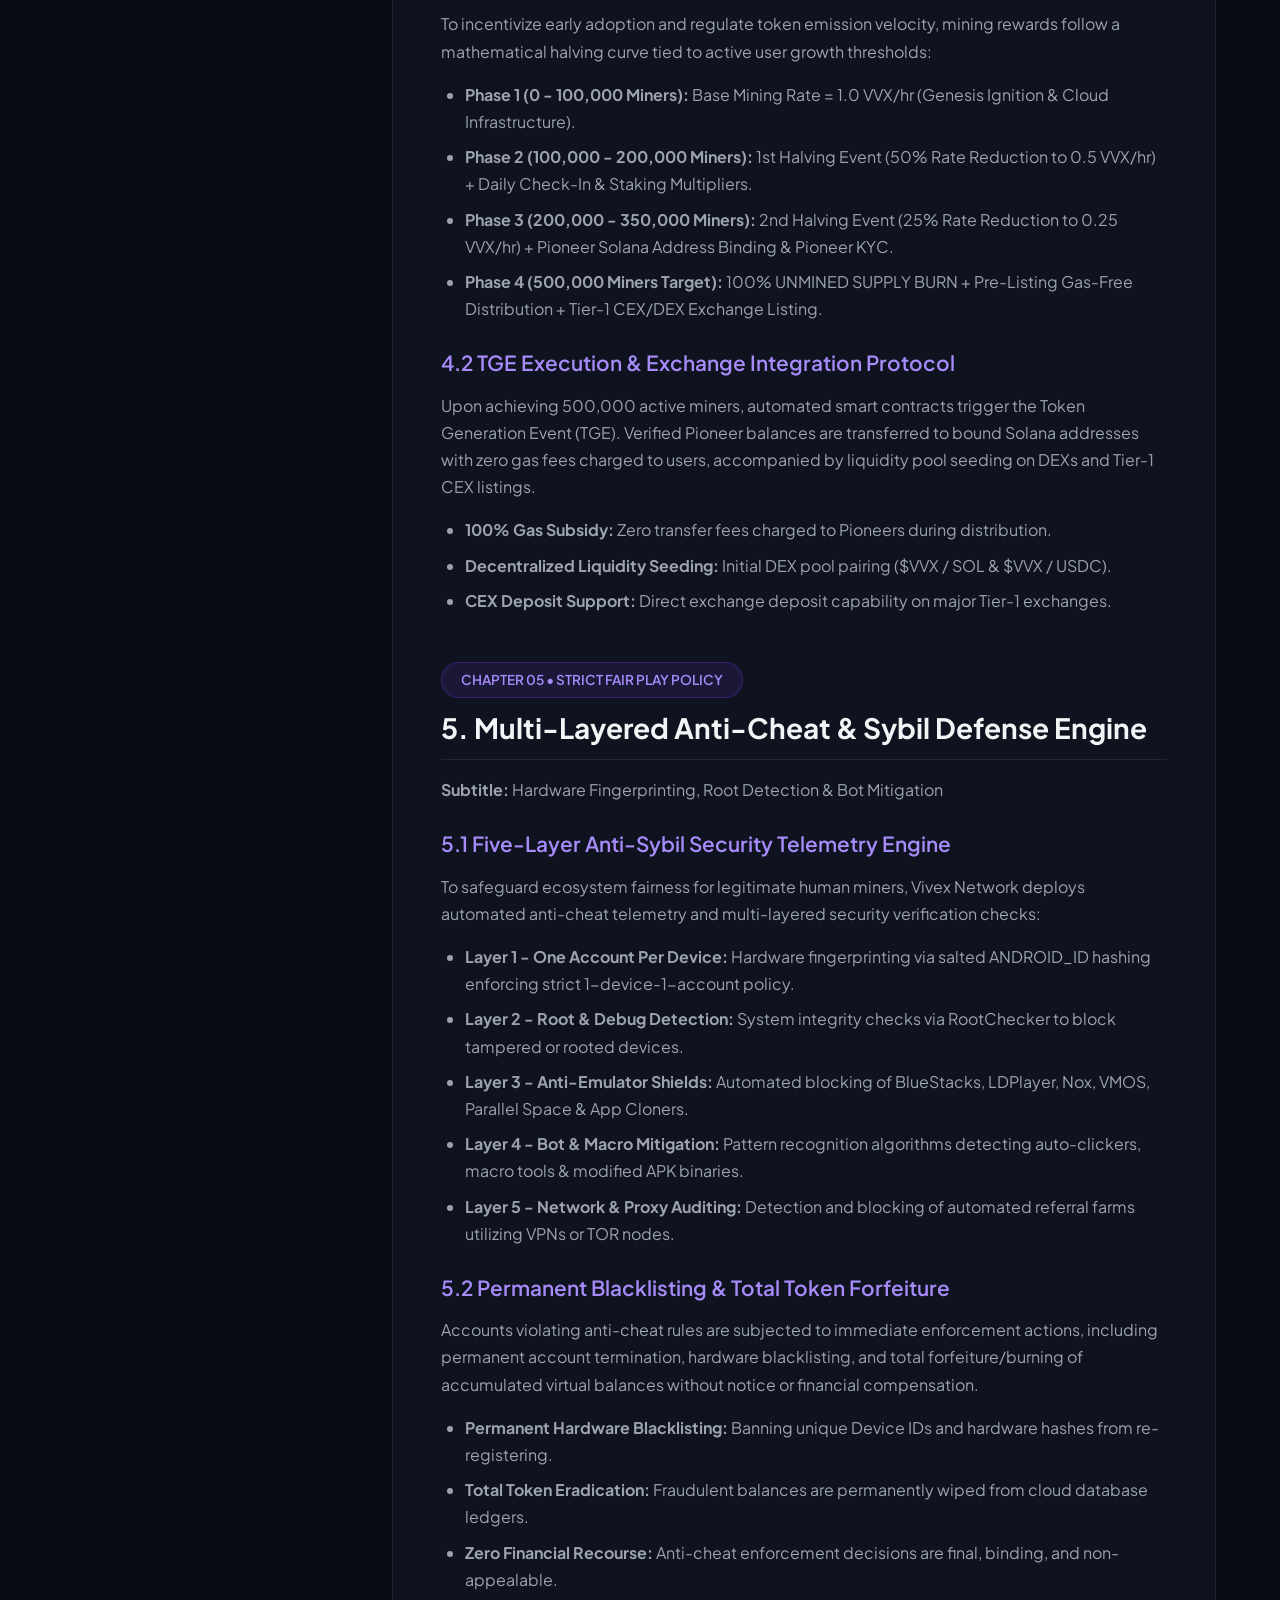
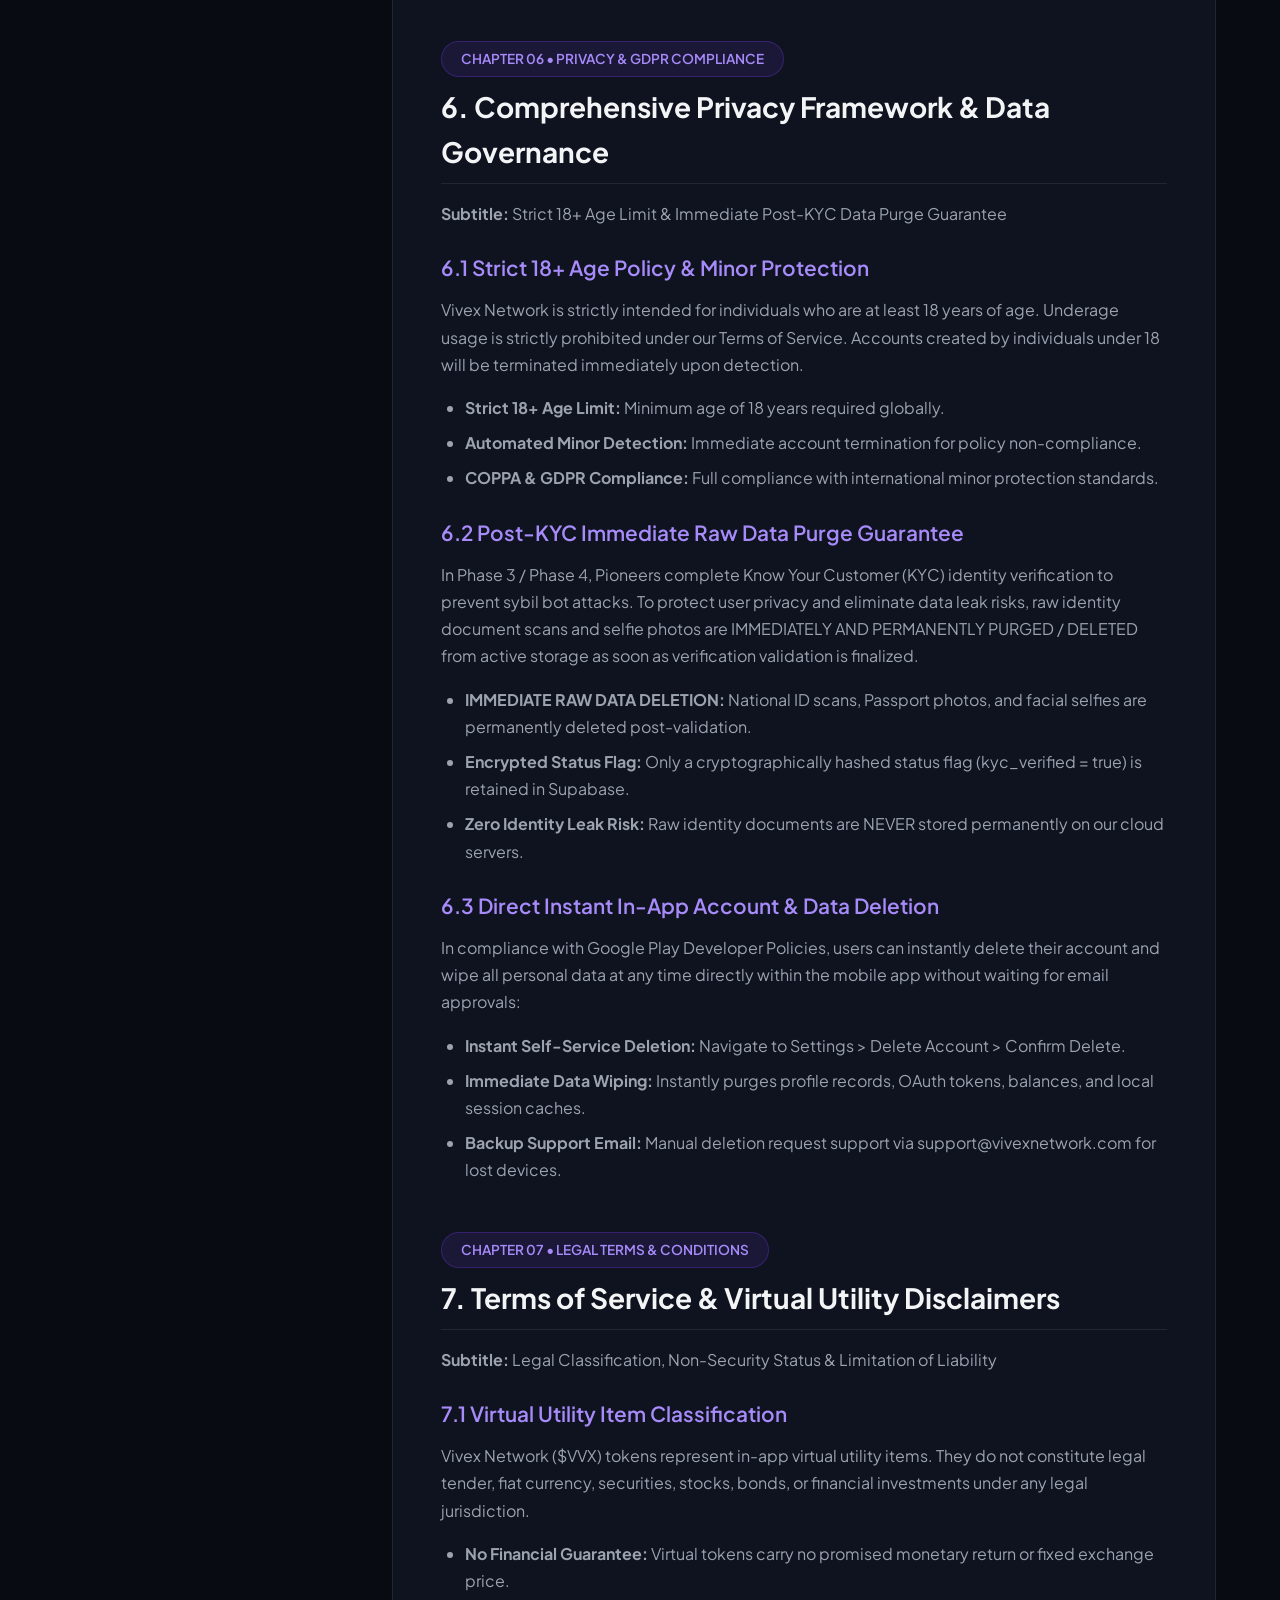
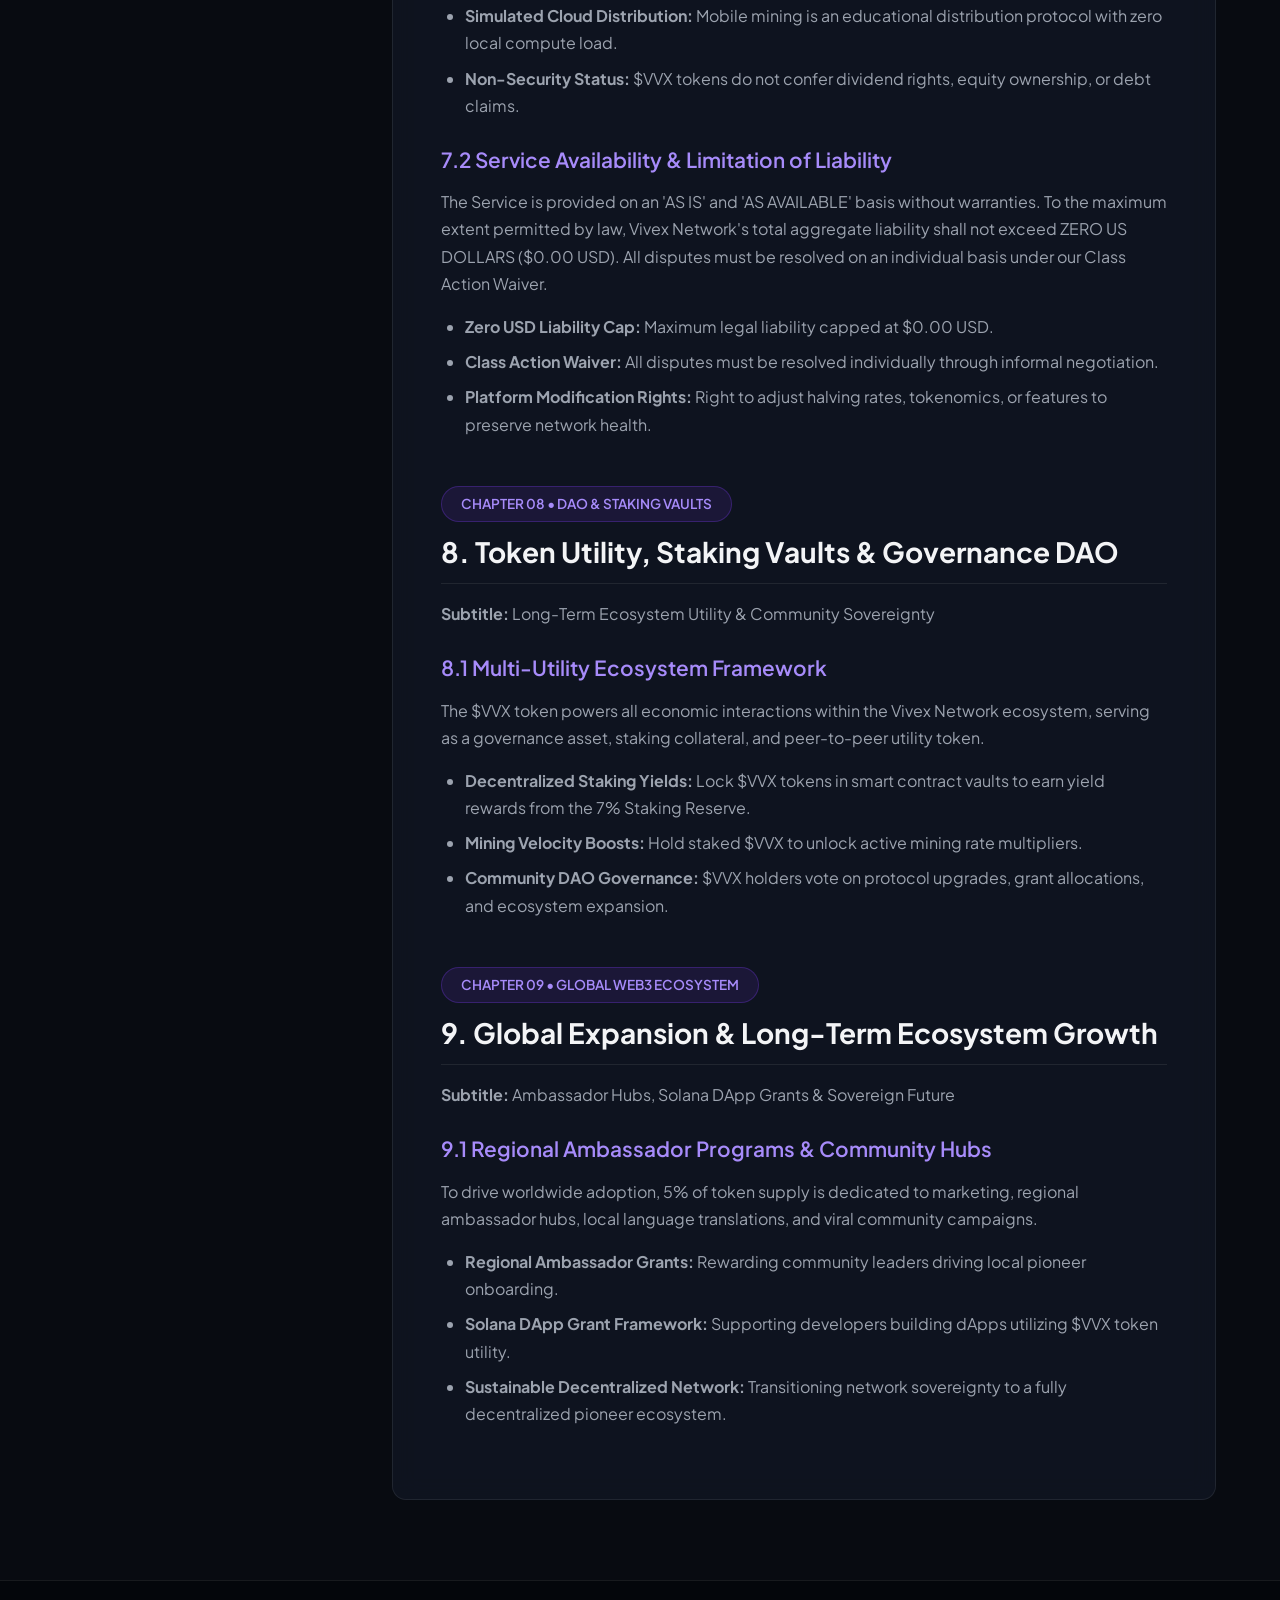
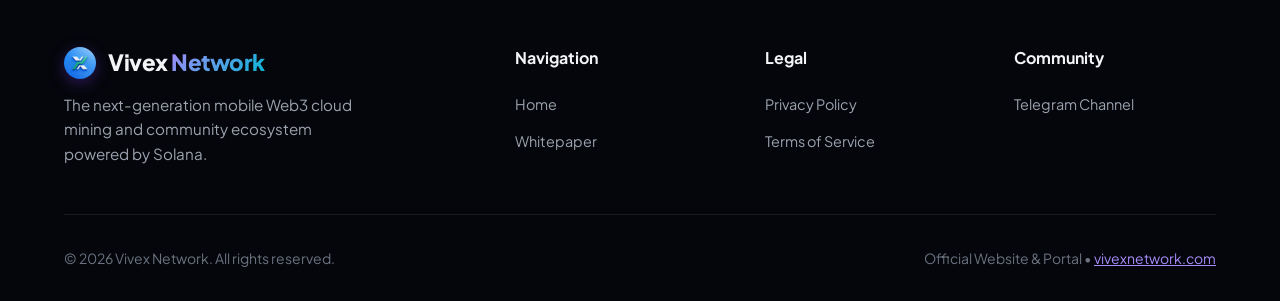
<file: whitepaper/index.html>
<!DOCTYPE html>
<html lang="en">
<head>
  <meta charset="UTF-8">
  <meta name="viewport" content="width=device-width, initial-scale=1.0">
  <title>Whitepaper - Vivex Network</title>
  <meta name="description" content="Official Technical Whitepaper for Vivex Network: Solana SPL Architecture, Tokenomics, Cloud Mining Halving, Anti-Cheat, Privacy, Legal Terms, and TGE Roadmap.">
  <meta name="keywords" content="Vivex Network Whitepaper, Solana SPL, Tokenomics, Web3 Cloud Mining, Anti-Sybil, Halving Roadmap, Privacy Policy, Terms of Service">
  <meta name="theme-color" content="#080b11">
  <link rel="canonical" href="https://vivexnetwork.com/whitepaper/">
  <!-- Favicons & Touch Icons -->
  <link rel="icon" type="image/png" sizes="192x192" href="../favicon.png">
  <link rel="apple-touch-icon" sizes="180x180" href="../favicon.png">
  <link rel="manifest" href="../site.webmanifest">

  <!-- Open Graph / Facebook -->
  <meta property="og:type" content="article">
  <meta property="og:url" content="https://vivexnetwork.com/whitepaper/">
  <meta property="og:title" content="Whitepaper - Vivex Network">
  <meta property="og:description" content="Explore Vivex Network technical architecture, Solana SPL integration, tokenomics, privacy governance, and consensus roadmap.">
  <meta property="og:site_name" content="Vivex Network">

  <!-- Twitter -->
  <meta name="twitter:card" content="summary_large_image">
  <meta name="twitter:title" content="Whitepaper - Vivex Network">
  <meta name="twitter:description" content="Official documentation and whitepaper for Vivex Network Web3 cloud mining ecosystem.">

  <!-- Google Fonts -->
  <link rel="preconnect" href="https://fonts.googleapis.com">
  <link rel="preconnect" href="https://fonts.gstatic.com" crossorigin>
  <link href="https://fonts.googleapis.com/css2?family=Plus+Jakarta+Sans:wght@400;500;600;700;800&display=swap" rel="stylesheet">

  <!-- Stylesheet -->
  <link rel="stylesheet" href="../css/style.css">

  <!-- JSON-LD Structured Data for Google Search -->
  <script type="application/ld+json">
  {
    "@context": "https://schema.org",
    "@graph": [
      {
        "@type": "BreadcrumbList",
        "itemListElement": [
          {
            "@type": "ListItem",
            "position": 1,
            "name": "Home",
            "item": "https://vivexnetwork.com/"
          },
          {
            "@type": "ListItem",
            "position": 2,
            "name": "Whitepaper",
            "item": "https://vivexnetwork.com/whitepaper/"
          }
        ]
      },
      {
        "@type": "TechArticle",
        "headline": "Vivex Network Official Technical Whitepaper v1.0",
        "description": "Democratizing Global Web3 Access via Lightweight Mobile Consensus on Solana Blockchain.",
        "url": "https://vivexnetwork.com/whitepaper/",
        "author": {
          "@type": "Organization",
          "name": "Vivex Network"
        }
      }
    ]
  }
  </script>
</head>
<body>

  <!-- Background Orbs -->
  <div class="bg-glow-container">
    <div class="glow-orb glow-orb-1"></div>
    <div class="glow-orb glow-orb-2"></div>
    <div class="glow-orb glow-orb-3"></div>
  </div>

  <!-- Header -->
  <header class="site-header">
    <div class="container navbar">
      <a href="../" class="logo">
        <img src="../assets/logo.png" alt="Vivex Network Logo" class="logo-img">
        <div class="logo-text">Vivex <span>Network</span></div>
      </a>

      <nav>
        <ul class="nav-links">
          <li><a href="../" class="nav-link">Home</a></li>
          <li><a href="./" class="nav-link active">Whitepaper</a></li>
          <li><a href="../privacy/" class="nav-link">Privacy Policy</a></li>
          <li><a href="../terms/" class="nav-link">Terms of Service</a></li>
        </ul>
      </nav>

      <div class="header-cta">
        <a href="../index.html#download" class="btn btn-primary">Get App</a>
        <button class="mobile-toggle" aria-label="Toggle Navigation">☰</button>
      </div>
    </div>
  </header>

  <!-- Page Header -->
  <section class="page-header">
    <div class="container">
      <div class="badge-glow">
        <span class="badge-dot"></span>
        <span>TECHNICAL WHITEPAPER V1.0 • SOLANA SPL NATIVE</span>
      </div>
      <h1 class="page-title">Vivex Network Technical Whitepaper</h1>
      <p class="page-desc">Democratizing Global Web3 Access via Lightweight Mobile Cloud Consensus & Capped 1B Deflationary Tokenomics.</p>
    </div>
  </section>

  <!-- Key Metrics Summary Banner -->
  <section class="section" style="padding: 2rem 0 0;">
    <div class="container">
      <div class="grid-3" style="gap: 1rem;">
        <div class="feature-card" style="padding: 1.25rem 1.5rem; text-align: center;">
          <h4 style="color: var(--primary-light); font-size: 0.85rem; text-transform: uppercase; letter-spacing: 1px;">TOTAL CAPPED SUPPLY</h4>
          <p style="font-size: 1.75rem; font-weight: 800; color: var(--text-main); margin-top: 0.25rem;">1 Billion $VVX</p>
        </div>
        <div class="feature-card" style="padding: 1.25rem 1.5rem; text-align: center;">
          <h4 style="color: var(--accent-cyan); font-size: 0.85rem; text-transform: uppercase; letter-spacing: 1px;">BLOCKCHAIN PROTOCOL</h4>
          <p style="font-size: 1.75rem; font-weight: 800; color: var(--text-main); margin-top: 0.25rem;">Solana SPL Standard</p>
        </div>
        <div class="feature-card" style="padding: 1.25rem 1.5rem; text-align: center;">
          <h4 style="color: #ec4899; font-size: 0.85rem; text-transform: uppercase; letter-spacing: 1px;">UNMINED TOKEN BURN</h4>
          <p style="font-size: 1.75rem; font-weight: 800; color: var(--text-main); margin-top: 0.25rem;">100% Unmined Burn at TGE</p>
        </div>
      </div>
    </div>
  </section>

  <!-- Main Document Content -->
  <div class="container">
    <div class="document-layout">

      <!-- Sidebar Table of Contents -->
      <aside class="doc-sidebar">
        <h4 class="sidebar-title">Chapters</h4>
        <ul class="sidebar-nav">
          <li><a href="#ch1" class="sidebar-link active">1. Executive Summary</a></li>
          <li><a href="#ch2" class="sidebar-link">2. Solana & Security</a></li>
          <li><a href="#ch3" class="sidebar-link">3. Tokenomics & Burn</a></li>
          <li><a href="#ch4" class="sidebar-link">4. Roadmap & Halving</a></li>
          <li><a href="#ch5" class="sidebar-link">5. Anti-Cheat Engine</a></li>
          <li><a href="#ch6" class="sidebar-link">6. Privacy & GDPR</a></li>
          <li><a href="#ch7" class="sidebar-link">7. Terms & Disclaimers</a></li>
          <li><a href="#ch8" class="sidebar-link">8. Utility & DAO</a></li>
          <li><a href="#ch9" class="sidebar-link">9. Global Expansion</a></li>
        </ul>
      </aside>

      <!-- Main Body -->
      <main class="doc-content">

        <!-- Chapter 1 -->
        <section id="ch1" class="doc-section">
          <div class="badge-glow" style="margin-bottom: 0.5rem;">CHAPTER 01 • SOLANA NATIVE SPL PROTOCOL</div>
          <h2>1. Executive Summary, Market Vision & Industry Crisis</h2>
          <p><strong>Subtitle:</strong> Democratizing Global Web3 Access via Lightweight Mobile Cloud Consensus</p>

          <h3>1.1 The Genesis & Philosophical Imperative of Vivex Network</h3>
          <p>
            Vivex Network ($VVX) was engineered to solve the fundamental exclusion crisis in Web3. While blockchain technology promised global peer-to-peer financial sovereignty, traditional consensus models created steep financial barriers, preventing over 4 billion smartphone users worldwide from participating in early Web3 token distribution and wealth generation.
          </p>
          <ul>
            <li><strong>Core Mission:</strong> Onboard the next 4 billion smartphone users to decentralized finance (DeFi).</li>
            <li><strong>Zero-Friction Access:</strong> 1-tap mobile cloud session activation with zero hardware degradation.</li>
            <li><strong>Blockchain Foundation:</strong> Built natively on the ultra-high speed, low-cost Solana network.</li>
          </ul>

          <h3>1.2 The Traditional Proof-of-Work (PoW) Industrial Mining Crisis</h3>
          <p>
            Cryptocurrency mining protocols (such as Bitcoin Proof-of-Work) have devolved into industrial monopolies. Dominated by ASIC mining conglomerates and consuming gigawatts of fossil-fuel electricity, computational hash-rate escalation excludes non-technical users while generating massive environmental carbon footprints and electronic waste.
          </p>
          <ul>
            <li><strong>Prohibitive Capital Requirements:</strong> ASICs & GPU rigs cost thousands of dollars per unit.</li>
            <li><strong>Environmental Overhead:</strong> Massive carbon emissions consuming 150+ TWh/year globally.</li>
            <li><strong>Centralization Monopoly:</strong> Top 3 mining pools dictate network consensus and validation.</li>
          </ul>

          <h3>1.3 The Vivex Mobile Cloud Consensus Architecture</h3>
          <p>
            Vivex Network introduces a paradigm shift: an energy-efficient, cloud-simulated token distribution consensus running on the Solana blockchain. By offloading heavy cryptographic ledger hashing to backend server infrastructure, smartphone users earn $VVX tokens without battery drain, CPU/GPU overheating, hardware wear, or mobile cellular data exhaustion.
          </p>
          <ul>
            <li><strong>Zero Hardware Strain:</strong> 100% cloud-simulated distribution with zero local battery impact.</li>
            <li><strong>Democratized Earning Velocity:</strong> Fair base rates for pioneers across 150+ countries.</li>
            <li><strong>Frictionless Onboarding:</strong> Google OAuth 2.0 single-click sign-in eliminating complex seed phrase barriers.</li>
          </ul>

          <h3>1.4 Demographic Expansion & Emerging Market Empowerment</h3>
          <p>
            Our architecture prioritizes non-crypto natives in developing digital economies. By combining an intuitive mobile UI with multi-tier referral social dynamics, Vivex Network lowers technical barriers to zero, allowing everyday mobile users to accumulate digital assets seamlessly.
          </p>
          <ul>
            <li><strong>Emerging Market Reach:</strong> Empowering pioneers across Asia, Africa, Latin America & Europe.</li>
            <li><strong>Viral Social Growth:</strong> Multi-tier referral boost mechanics rewarding community building.</li>
            <li><strong>Web3 Education Hub:</strong> In-app learning streams guiding users through digital self-sovereignty.</li>
          </ul>
        </section>

        <!-- Chapter 2 -->
        <section id="ch2" class="doc-section">
          <div class="badge-glow" style="margin-bottom: 0.5rem;">CHAPTER 02 • 65,000+ TPS CAPACITY</div>
          <h2>2. Solana Infrastructure & Enterprise Cloud Security</h2>
          <p><strong>Subtitle:</strong> Solana SPL Token Standard & Supabase Enterprise Security</p>

          <h3>2.1 Why Solana Blockchain? High-Throughput SPL Architecture</h3>
          <p>
            Vivex Network is built natively on the Solana blockchain utilizing the SPL Token Standard. Solana's Proof-of-History (PoH) and Proof-of-Stake (PoS) hybrid consensus provides enterprise scalability, executing over 65,000 transactions per second (TPS) with sub-400ms block finality and average gas fees under $0.00025 USD.
          </p>
          <ul>
            <li><strong>Solana SPL Token Protocol:</strong> Native minting fully compatible with Phantom, Solflare & Backpack wallets.</li>
            <li><strong>Pioneer Wallet Address Binding:</strong> Direct in-app binding of personal Solana addresses during Phase 3.</li>
            <li><strong>Near-Zero Friction:</strong> High-throughput capacity preventing transaction congestion during TGE distribution.</li>
          </ul>

          <h3>2.2 100% Relayer Gas Fee Subsidy Engine</h3>
          <p>
            To ensure an uncompromising zero-cost user experience, Vivex Network operates a dedicated relayer fee vault. Vivex Network sponsors 100% of Solana network gas fees during pre-listing TGE token transfers, ensuring Pioneers incur zero out-of-pocket crypto transaction costs.
          </p>
          <ul>
            <li><strong>100% Gas Subsidy:</strong> All on-chain network transaction fees covered entirely by Vivex Network.</li>
            <li><strong>Automated Relayer Vault:</strong> Smart contract relayer executing batch transfers directly to pioneer wallets.</li>
            <li><strong>Zero Out-of-Pocket Expense:</strong> Pioneers never need to purchase SOL gas tokens to receive $VVX.</li>
          </ul>

          <h3>2.3 Enterprise Supabase Cloud Infrastructure & Database Security</h3>
          <p>
            Backend operations are hosted on enterprise Supabase cloud infrastructure, utilizing PostgreSQL database clusters, Row-Level Security (RLS) tenant isolation policies, AES-256 database encryption at rest, and TLS 1.3 encryption in transit.
          </p>
          <ul>
            <li><strong>Supabase AES-256 Encryption at Rest:</strong> All stored database ledgers and user records are encrypted.</li>
            <li><strong>TLS 1.3 Transport Security:</strong> All API communications between Android client and cloud APIs are encrypted.</li>
            <li><strong>Database Row-Level Security (RLS):</strong> Strict tenant isolation policies preventing cross-account exposure.</li>
            <li><strong>Real-Time Atomic State Sync:</strong> Instant database persistence for cloud mining sessions, streaks & balances.</li>
          </ul>
        </section>

        <!-- Chapter 3 -->
        <section id="ch3" class="doc-section">
          <div class="badge-glow" style="margin-bottom: 0.5rem;">CHAPTER 03 • 1 BILLION CAPPED SUPPLY</div>
          <h2>3. Tokenomics & 100% Unmined Supply Burn</h2>
          <p><strong>Subtitle:</strong> Deficit-Proof Capped 1 Billion Supply & Deflationary Dynamics</p>

          <h3>3.1 Capped Token Allocation Breakdown (1,000,000,000 $VVX)</h3>
          <p>
            The maximum hard-capped total supply of $VVX is strictly limited to 1,000,000,000 (1 Billion) tokens. Token creation is capped with zero post-TGE inflation, allocated across transparent operational pillars:
          </p>
          <ul>
            <li><strong>70% (700 Million $VVX):</strong> Community Cloud Mining Pool (Emitted strictly across Milestone Tiers 1-4).</li>
            <li><strong>10% (100 Million $VVX):</strong> DEX/CEX Liquidity Provision (50% TGE unlock, 50% locked in smart contract for 24 Months).</li>
            <li><strong>8% (80 Million $VVX):</strong> Core Engineering & Founder Team (12-Month strict cliff, 0% at launch, 24-Month linear monthly vesting).</li>
            <li><strong>7% (70 Million $VVX):</strong> Staking Yield & Reserve Vault (Locked for 36 Months in smart contract vault).</li>
            <li><strong>5% (50 Million $VVX):</strong> Global Marketing & Regional Expansion (20% TGE unlock, 12-Month linear vesting).</li>
          </ul>

          <h3>3.2 The 100% Unmined Supply Burn Mechanism</h3>
          <p>
            Reaching the Phase 4 target milestone of 500,000 active miners triggers an automated, irreversible burn event. ALL remaining unmined $VVX tokens in the 70% community pool will be PERMANENTLY BURNED on the Solana blockchain.
          </p>
          <ul>
            <li><strong>Guaranteed Scarcity:</strong> All unmined tokens are permanently incinerated on-chain.</li>
            <li><strong>Zero Post-TGE Inflation:</strong> Token creation is hard-capped with zero minting capabilities after burn.</li>
            <li><strong>Value Protection:</strong> Maximizes token scarcity and value accrual for active early Pioneers.</li>
          </ul>

          <h3>3.3 Deflationary Curve & Circulation Model</h3>
          <p>
            By executing an immediate supply burn at 500,000 active miners, circulating supply is permanently locked. Total final supply will equal only the tokens mined by legitimate verified Pioneers plus locked ecosystem reserves, guaranteeing deficit-proof scarcity.
          </p>
          <ul>
            <li><strong>Fixed Circulating Cap:</strong> Final token supply strictly bounded by verified pioneer claims.</li>
            <li><strong>Rug-Proof Team Lockup:</strong> 1-Year team cliff preventing early liquidity dumps.</li>
            <li><strong>DEX Pool Stability:</strong> Initial DEX pool pairing ($VVX / SOL & $VVX / USDC) with locked liquidity.</li>
          </ul>
        </section>

        <!-- Chapter 4 -->
        <section id="ch4" class="doc-section">
          <div class="badge-glow" style="margin-bottom: 0.5rem;">CHAPTER 04 • 4 PHASE ROADMAP</div>
          <h2>4. Strategic Roadmap & Halving Mechanics</h2>
          <p><strong>Subtitle:</strong> Four Evolutionary Growth Tiers Leading Directly to TGE Exchange Listing</p>

          <h3>4.1 Four Evolutionary Growth Tiers & Emission Velocity</h3>
          <p>
            To incentivize early adoption and regulate token emission velocity, mining rewards follow a mathematical halving curve tied to active user growth thresholds:
          </p>
          <ul>
            <li><strong>Phase 1 (0 - 100,000 Miners):</strong> Base Mining Rate = 1.0 VVX/hr (Genesis Ignition & Cloud Infrastructure).</li>
            <li><strong>Phase 2 (100,000 - 200,000 Miners):</strong> 1st Halving Event (50% Rate Reduction to 0.5 VVX/hr) + Daily Check-In & Staking Multipliers.</li>
            <li><strong>Phase 3 (200,000 - 350,000 Miners):</strong> 2nd Halving Event (25% Rate Reduction to 0.25 VVX/hr) + Pioneer Solana Address Binding & Pioneer KYC.</li>
            <li><strong>Phase 4 (500,000 Miners Target):</strong> 100% UNMINED SUPPLY BURN + Pre-Listing Gas-Free Distribution + Tier-1 CEX/DEX Exchange Listing.</li>
          </ul>

          <h3>4.2 TGE Execution & Exchange Integration Protocol</h3>
          <p>
            Upon achieving 500,000 active miners, automated smart contracts trigger the Token Generation Event (TGE). Verified Pioneer balances are transferred to bound Solana addresses with zero gas fees charged to users, accompanied by liquidity pool seeding on DEXs and Tier-1 CEX listings.
          </p>
          <ul>
            <li><strong>100% Gas Subsidy:</strong> Zero transfer fees charged to Pioneers during distribution.</li>
            <li><strong>Decentralized Liquidity Seeding:</strong> Initial DEX pool pairing ($VVX / SOL & $VVX / USDC).</li>
            <li><strong>CEX Deposit Support:</strong> Direct exchange deposit capability on major Tier-1 exchanges.</li>
          </ul>
        </section>

        <!-- Chapter 5 -->
        <section id="ch5" class="doc-section">
          <div class="badge-glow" style="margin-bottom: 0.5rem;">CHAPTER 05 • STRICT FAIR PLAY POLICY</div>
          <h2>5. Multi-Layered Anti-Cheat & Sybil Defense Engine</h2>
          <p><strong>Subtitle:</strong> Hardware Fingerprinting, Root Detection & Bot Mitigation</p>

          <h3>5.1 Five-Layer Anti-Sybil Security Telemetry Engine</h3>
          <p>
            To safeguard ecosystem fairness for legitimate human miners, Vivex Network deploys automated anti-cheat telemetry and multi-layered security verification checks:
          </p>
          <ul>
            <li><strong>Layer 1 - One Account Per Device:</strong> Hardware fingerprinting via salted ANDROID_ID hashing enforcing strict 1-device-1-account policy.</li>
            <li><strong>Layer 2 - Root & Debug Detection:</strong> System integrity checks via RootChecker to block tampered or rooted devices.</li>
            <li><strong>Layer 3 - Anti-Emulator Shields:</strong> Automated blocking of BlueStacks, LDPlayer, Nox, VMOS, Parallel Space & App Cloners.</li>
            <li><strong>Layer 4 - Bot & Macro Mitigation:</strong> Pattern recognition algorithms detecting auto-clickers, macro tools & modified APK binaries.</li>
            <li><strong>Layer 5 - Network & Proxy Auditing:</strong> Detection and blocking of automated referral farms utilizing VPNs or TOR nodes.</li>
          </ul>

          <h3>5.2 Permanent Blacklisting & Total Token Forfeiture</h3>
          <p>
            Accounts violating anti-cheat rules are subjected to immediate enforcement actions, including permanent account termination, hardware blacklisting, and total forfeiture/burning of accumulated virtual balances without notice or financial compensation.
          </p>
          <ul>
            <li><strong>Permanent Hardware Blacklisting:</strong> Banning unique Device IDs and hardware hashes from re-registering.</li>
            <li><strong>Total Token Eradication:</strong> Fraudulent balances are permanently wiped from cloud database ledgers.</li>
            <li><strong>Zero Financial Recourse:</strong> Anti-cheat enforcement decisions are final, binding, and non-appealable.</li>
          </ul>
        </section>

        <!-- Chapter 6 -->
        <section id="ch6" class="doc-section">
          <div class="badge-glow" style="margin-bottom: 0.5rem;">CHAPTER 06 • PRIVACY & GDPR COMPLIANCE</div>
          <h2>6. Comprehensive Privacy Framework & Data Governance</h2>
          <p><strong>Subtitle:</strong> Strict 18+ Age Limit & Immediate Post-KYC Data Purge Guarantee</p>

          <h3>6.1 Strict 18+ Age Policy & Minor Protection</h3>
          <p>
            Vivex Network is strictly intended for individuals who are at least 18 years of age. Underage usage is strictly prohibited under our Terms of Service. Accounts created by individuals under 18 will be terminated immediately upon detection.
          </p>
          <ul>
            <li><strong>Strict 18+ Age Limit:</strong> Minimum age of 18 years required globally.</li>
            <li><strong>Automated Minor Detection:</strong> Immediate account termination for policy non-compliance.</li>
            <li><strong>COPPA & GDPR Compliance:</strong> Full compliance with international minor protection standards.</li>
          </ul>

          <h3>6.2 Post-KYC Immediate Raw Data Purge Guarantee</h3>
          <p>
            In Phase 3 / Phase 4, Pioneers complete Know Your Customer (KYC) identity verification to prevent sybil bot attacks. To protect user privacy and eliminate data leak risks, raw identity document scans and selfie photos are IMMEDIATELY AND PERMANENTLY PURGED / DELETED from active storage as soon as verification validation is finalized.
          </p>
          <ul>
            <li><strong>IMMEDIATE RAW DATA DELETION:</strong> National ID scans, Passport photos, and facial selfies are permanently deleted post-validation.</li>
            <li><strong>Encrypted Status Flag:</strong> Only a cryptographically hashed status flag (kyc_verified = true) is retained in Supabase.</li>
            <li><strong>Zero Identity Leak Risk:</strong> Raw identity documents are NEVER stored permanently on our cloud servers.</li>
          </ul>

          <h3>6.3 Direct Instant In-App Account & Data Deletion</h3>
          <p>
            In compliance with Google Play Developer Policies, users can instantly delete their account and wipe all personal data at any time directly within the mobile app without waiting for email approvals:
          </p>
          <ul>
            <li><strong>Instant Self-Service Deletion:</strong> Navigate to Settings > Delete Account > Confirm Delete.</li>
            <li><strong>Immediate Data Wiping:</strong> Instantly purges profile records, OAuth tokens, balances, and local session caches.</li>
            <li><strong>Backup Support Email:</strong> Manual deletion request support via support@vivexnetwork.com for lost devices.</li>
          </ul>
        </section>

        <!-- Chapter 7 -->
        <section id="ch7" class="doc-section">
          <div class="badge-glow" style="margin-bottom: 0.5rem;">CHAPTER 07 • LEGAL TERMS & CONDITIONS</div>
          <h2>7. Terms of Service & Virtual Utility Disclaimers</h2>
          <p><strong>Subtitle:</strong> Legal Classification, Non-Security Status & Limitation of Liability</p>

          <h3>7.1 Virtual Utility Item Classification</h3>
          <p>
            Vivex Network ($VVX) tokens represent in-app virtual utility items. They do not constitute legal tender, fiat currency, securities, stocks, bonds, or financial investments under any legal jurisdiction.
          </p>
          <ul>
            <li><strong>No Financial Guarantee:</strong> Virtual tokens carry no promised monetary return or fixed exchange price.</li>
            <li><strong>Simulated Cloud Distribution:</strong> Mobile mining is an educational distribution protocol with zero local compute load.</li>
            <li><strong>Non-Security Status:</strong> $VVX tokens do not confer dividend rights, equity ownership, or debt claims.</li>
          </ul>

          <h3>7.2 Service Availability & Limitation of Liability</h3>
          <p>
            The Service is provided on an 'AS IS' and 'AS AVAILABLE' basis without warranties. To the maximum extent permitted by law, Vivex Network's total aggregate liability shall not exceed ZERO US DOLLARS ($0.00 USD). All disputes must be resolved on an individual basis under our Class Action Waiver.
          </p>
          <ul>
            <li><strong>Zero USD Liability Cap:</strong> Maximum legal liability capped at $0.00 USD.</li>
            <li><strong>Class Action Waiver:</strong> All disputes must be resolved individually through informal negotiation.</li>
            <li><strong>Platform Modification Rights:</strong> Right to adjust halving rates, tokenomics, or features to preserve network health.</li>
          </ul>
        </section>

        <!-- Chapter 8 -->
        <section id="ch8" class="doc-section">
          <div class="badge-glow" style="margin-bottom: 0.5rem;">CHAPTER 08 • DAO & STAKING VAULTS</div>
          <h2>8. Token Utility, Staking Vaults & Governance DAO</h2>
          <p><strong>Subtitle:</strong> Long-Term Ecosystem Utility & Community Sovereignty</p>

          <h3>8.1 Multi-Utility Ecosystem Framework</h3>
          <p>
            The $VVX token powers all economic interactions within the Vivex Network ecosystem, serving as a governance asset, staking collateral, and peer-to-peer utility token.
          </p>
          <ul>
            <li><strong>Decentralized Staking Yields:</strong> Lock $VVX tokens in smart contract vaults to earn yield rewards from the 7% Staking Reserve.</li>
            <li><strong>Mining Velocity Boosts:</strong> Hold staked $VVX to unlock active mining rate multipliers.</li>
            <li><strong>Community DAO Governance:</strong> $VVX holders vote on protocol upgrades, grant allocations, and ecosystem expansion.</li>
          </ul>
        </section>

        <!-- Chapter 9 -->
        <section id="ch9" class="doc-section">
          <div class="badge-glow" style="margin-bottom: 0.5rem;">CHAPTER 09 • GLOBAL WEB3 ECOSYSTEM</div>
          <h2>9. Global Expansion & Long-Term Ecosystem Growth</h2>
          <p><strong>Subtitle:</strong> Ambassador Hubs, Solana DApp Grants & Sovereign Future</p>

          <h3>9.1 Regional Ambassador Programs & Community Hubs</h3>
          <p>
            To drive worldwide adoption, 5% of token supply is dedicated to marketing, regional ambassador hubs, local language translations, and viral community campaigns.
          </p>
          <ul>
            <li><strong>Regional Ambassador Grants:</strong> Rewarding community leaders driving local pioneer onboarding.</li>
            <li><strong>Solana DApp Grant Framework:</strong> Supporting developers building dApps utilizing $VVX token utility.</li>
            <li><strong>Sustainable Decentralized Network:</strong> Transitioning network sovereignty to a fully decentralized pioneer ecosystem.</li>
          </ul>
        </section>

      </main>

    </div>
  </div>

  <!-- Footer -->
  <footer class="site-footer">
    <div class="container">
      <div class="footer-grid">
        <div class="footer-brand">
          <a href="../" class="logo">
            <img src="../assets/logo.png" alt="Vivex Network Logo" class="logo-img">
            <div class="logo-text">Vivex <span>Network</span></div>
          </a>
          <p style="margin-top: 0.75rem;">The next-generation mobile Web3 cloud mining and community ecosystem powered by Solana.</p>
        </div>

        <div>
          <h4 class="footer-col-title">Navigation</h4>
          <ul class="footer-links">
            <li><a href="../">Home</a></li>
            <li><a href="./">Whitepaper</a></li>
          </ul>
        </div>

        <div>
          <h4 class="footer-col-title">Legal</h4>
          <ul class="footer-links">
            <li><a href="../privacy/">Privacy Policy</a></li>
            <li><a href="../terms/">Terms of Service</a></li>
          </ul>
        </div>

        <div>
          <h4 class="footer-col-title">Community</h4>
          <ul class="footer-links">
            <li><a href="https://t.me/vivexnetwork" target="_blank" rel="noopener">Telegram Channel</a></li>
          </ul>
        </div>
      </div>

      <div class="footer-bottom">
        <p>&copy; 2026 Vivex Network. All rights reserved.</p>
        <p>Official Website & Portal • <a href="https://vivexnetwork.com" style="color: var(--primary-light);">vivexnetwork.com</a></p>
      </div>
    </div>
  </footer>

  <!-- Script -->
  <script src="../js/script.js"></script>
</body>
</html>
</file>
<file: css/style.css>
/* ==========================================================================
   Vivex Network - Modern Web3 Stylesheet
   ========================================================================== */

:root {
  --bg-dark: #080b11;
  --bg-card: rgba(18, 24, 38, 0.7);
  --bg-card-hover: rgba(28, 36, 56, 0.85);
  --border-color: rgba(255, 255, 255, 0.08);
  --border-highlight: rgba(124, 58, 237, 0.4);

  --primary: #7c3aed;
  --primary-light: #a78bfa;
  --primary-glow: rgba(124, 58, 237, 0.35);

  --accent-cyan: #06b6d4;
  --accent-cyan-glow: rgba(6, 182, 212, 0.35);

  --text-main: #f3f4f6;
  --text-muted: #9ca3af;
  --text-dim: #6b7280;

  --font-family: 'Plus Jakarta Sans', system-ui, -apple-system, BlinkMacSystemFont, 'Segoe UI', Roboto, Oxygen, Ubuntu, Cantarell, sans-serif;
  --radius-sm: 8px;
  --radius-md: 14px;
  --radius-lg: 24px;
  --radius-full: 9999px;

  --transition: all 0.3s cubic-bezier(0.4, 0, 0.2, 1);
  --container-max: 1200px;
}

/* Base Resets */
*, *::before, *::after {
  box-sizing: border-box;
  margin: 0;
  padding: 0;
}

html {
  scroll-behavior: smooth;
  font-size: 16px;
}

body {
  background-color: var(--bg-dark);
  color: var(--text-main);
  font-family: var(--font-family);
  line-height: 1.6;
  overflow-x: hidden;
  min-height: 100vh;
  display: flex;
  flex-direction: column;
}

/* Background Gradients & Glows */
.bg-glow-container {
  position: fixed;
  top: 0;
  left: 0;
  width: 100vw;
  height: 100vh;
  overflow: hidden;
  z-index: -1;
  pointer-events: none;
}

.glow-orb {
  position: absolute;
  border-radius: 50%;
  filter: blur(120px);
  opacity: 0.25;
}

.glow-orb-1 {
  width: 500px;
  height: 500px;
  background: var(--primary);
  top: -100px;
  left: -100px;
}

.glow-orb-2 {
  width: 450px;
  height: 450px;
  background: var(--accent-cyan);
  bottom: 10%;
  right: -100px;
}

.glow-orb-3 {
  width: 350px;
  height: 350px;
  background: #ec4899;
  top: 40%;
  left: 40%;
  transform: translate(-50%, -50%);
  opacity: 0.15;
}

/* Container */
.container {
  width: 100%;
  max-width: var(--container-max);
  margin: 0 auto;
  padding: 0 1.5rem;
}

/* Header & Navbar */
.site-header {
  position: sticky;
  top: 0;
  z-index: 1000;
  background: rgba(8, 11, 17, 0.8);
  backdrop-filter: blur(16px);
  -webkit-backdrop-filter: blur(16px);
  border-bottom: 1px solid var(--border-color);
  transition: var(--transition);
}

.navbar {
  display: flex;
  align-items: center;
  justify-content: space-between;
  height: 80px;
}

.logo {
  display: flex;
  align-items: center;
  gap: 12px;
  text-decoration: none;
  color: var(--text-main);
  font-weight: 800;
  font-size: 1.4rem;
  letter-spacing: -0.5px;
}

.logo-icon {
  width: 40px;
  height: 40px;
  background: linear-gradient(135deg, var(--primary), var(--accent-cyan));
  border-radius: 50%;
  display: flex;
  align-items: center;
  justify-content: center;
  color: #fff;
  font-weight: 900;
  font-size: 1.2rem;
  box-shadow: 0 4px 20px var(--primary-glow);
}

.logo-text span {
  background: linear-gradient(135deg, var(--primary-light), var(--accent-cyan));
  -webkit-background-clip: text;
  -webkit-text-fill-color: transparent;
}

.nav-links {
  display: flex;
  align-items: center;
  gap: 2rem;
  list-style: none;
}

.nav-link {
  color: var(--text-muted);
  text-decoration: none;
  font-weight: 500;
  font-size: 0.95rem;
  transition: var(--transition);
  position: relative;
  padding: 0.5rem 0;
}

.nav-link:hover,
.nav-link.active {
  color: var(--text-main);
}

.nav-link.active::after {
  content: '';
  position: absolute;
  bottom: 0;
  left: 0;
  width: 100%;
  height: 2px;
  background: linear-gradient(90deg, var(--primary), var(--accent-cyan));
  border-radius: 2px;
}

.header-cta {
  display: flex;
  align-items: center;
  gap: 1rem;
}

/* Mobile Nav Toggle */
.mobile-toggle {
  display: none;
  background: none;
  border: none;
  color: var(--text-main);
  font-size: 1.5rem;
  cursor: pointer;
  padding: 8px;
}

/* Buttons */
.btn {
  display: inline-flex;
  align-items: center;
  justify-content: center;
  gap: 10px;
  padding: 0.75rem 1.75rem;
  font-size: 0.95rem;
  font-weight: 600;
  border-radius: var(--radius-full);
  text-decoration: none;
  transition: var(--transition);
  cursor: pointer;
  border: 1px solid transparent;
}

.btn-primary {
  background: linear-gradient(135deg, var(--primary), #6366f1);
  color: #fff;
  box-shadow: 0 4px 25px var(--primary-glow);
}

.btn-primary:hover {
  transform: translateY(-2px);
  box-shadow: 0 6px 30px rgba(124, 58, 237, 0.5);
}

.btn-secondary {
  background: var(--bg-card);
  color: var(--text-main);
  border-color: var(--border-color);
  backdrop-filter: blur(10px);
}

.btn-secondary:hover {
  background: var(--bg-card-hover);
  border-color: var(--border-highlight);
  transform: translateY(-2px);
}

/* Official Google Play Badge Button */
.google-play-btn {
  display: inline-flex;
  align-items: center;
  gap: 16px;
  background: #000000;
  color: #ffffff;
  padding: 12px 28px;
  border-radius: 16px;
  border: 1.5px solid rgba(255, 255, 255, 0.25);
  text-decoration: none;
  transition: all 0.3s cubic-bezier(0.4, 0, 0.2, 1);
  box-shadow: 0 10px 35px rgba(0, 0, 0, 0.6);
}

.google-play-btn:hover {
  background: #090d16;
  border-color: #10b981;
  transform: translateY(-4px) scale(1.03);
  box-shadow: 0 15px 40px rgba(16, 185, 129, 0.4);
}

.play-btn-text {
  display: flex;
  flex-direction: column;
  align-items: flex-start;
  text-align: left;
}

.play-btn-subtitle {
  font-size: 0.68rem;
  font-weight: 800;
  letter-spacing: 1.2px;
  color: #94a3b8;
  text-transform: uppercase;
  line-height: 1;
}

.play-btn-title {
  font-size: 1.35rem;
  font-weight: 800;
  color: #ffffff;
  letter-spacing: -0.5px;
  line-height: 1.25;
  margin-top: 3px;
  font-family: 'Plus Jakarta Sans', sans-serif;
}

/* Hero Section */
.hero {
  padding: 6rem 0 4rem;
  text-align: center;
  position: relative;
}

.badge-glow {
  display: inline-flex;
  align-items: center;
  gap: 8px;
  padding: 0.4rem 1.2rem;
  background: rgba(124, 58, 237, 0.12);
  border: 1px solid rgba(124, 58, 237, 0.3);
  border-radius: var(--radius-full);
  color: var(--primary-light);
  font-size: 0.85rem;
  font-weight: 600;
  margin-bottom: 1.5rem;
}

.badge-dot {
  width: 8px;
  height: 8px;
  background: var(--accent-cyan);
  border-radius: 50%;
  box-shadow: 0 0 10px var(--accent-cyan);
}

.hero-title {
  font-size: 3.5rem;
  font-weight: 800;
  line-height: 1.15;
  letter-spacing: -1px;
  margin-bottom: 1.5rem;
}

.gradient-text {
  background: linear-gradient(135deg, #ffffff 30%, var(--primary-light) 70%, var(--accent-cyan) 100%);
  -webkit-background-clip: text;
  -webkit-text-fill-color: transparent;
}

.hero-subtitle {
  font-size: 1.2rem;
  color: var(--text-muted);
  max-width: 680px;
  margin: 0 auto 2.5rem;
}

.hero-btns {
  display: flex;
  align-items: center;
  justify-content: center;
  gap: 1.25rem;
  flex-wrap: wrap;
}

/* Features Grid */
.section {
  padding: 5rem 0;
}

.section-title {
  text-align: center;
  font-size: 2.25rem;
  font-weight: 700;
  margin-bottom: 1rem;
}

.section-desc {
  text-align: center;
  color: var(--text-muted);
  max-width: 600px;
  margin: 0 auto 3.5rem;
}

.grid-3 {
  display: grid;
  grid-template-columns: repeat(auto-fit, minmax(320px, 1fr));
  gap: 1.5rem;
}

.feature-card {
  background: var(--bg-card);
  border: 1px solid var(--border-color);
  border-radius: var(--radius-md);
  padding: 2rem;
  transition: var(--transition);
  backdrop-filter: blur(12px);
  display: flex;
  flex-direction: column;
}

.feature-card:hover {
  background: var(--bg-card-hover);
  border-color: var(--border-highlight);
  transform: translateY(-4px);
  box-shadow: 0 12px 30px rgba(0, 0, 0, 0.4);
}

.feature-icon {
  width: 52px;
  height: 52px;
  background: rgba(124, 58, 237, 0.15);
  border-radius: 14px;
  display: flex;
  align-items: center;
  justify-content: center;
  font-size: 1.5rem;
  color: var(--primary-light);
  margin-bottom: 1.5rem;
  border: 1px solid rgba(124, 58, 237, 0.2);
}

.feature-title {
  font-size: 1.25rem;
  font-weight: 700;
  margin-bottom: 0.75rem;
}

.feature-text {
  color: var(--text-muted);
  font-size: 0.95rem;
  line-height: 1.6;
}

/* Page Layout for Whitepaper, Privacy, Terms */
.page-header {
  padding: 4rem 0 3rem;
  text-align: center;
  border-bottom: 1px solid var(--border-color);
  background: linear-gradient(180deg, rgba(124, 58, 237, 0.05) 0%, transparent 100%);
}

.page-title {
  font-size: 2.75rem;
  font-weight: 800;
  margin-bottom: 1rem;
}

.page-desc {
  color: var(--text-muted);
  font-size: 1.1rem;
  max-width: 600px;
  margin: 0 auto;
}

.document-layout {
  display: grid;
  grid-template-columns: 280px 1fr;
  gap: 3rem;
  padding: 3rem 0 5rem;
}

.document-layout.single-column {
  grid-template-columns: 1fr;
  max-width: 860px;
  margin: 0 auto;
}

/* Sidebar Navigation */
.doc-sidebar {
  position: sticky;
  top: 100px;
  height: fit-content;
  background: var(--bg-card);
  border: 1px solid var(--border-color);
  border-radius: var(--radius-md);
  padding: 1.5rem;
  backdrop-filter: blur(12px);
}

.sidebar-title {
  font-size: 0.9rem;
  text-transform: uppercase;
  letter-spacing: 1px;
  color: var(--text-dim);
  margin-bottom: 1rem;
  font-weight: 700;
}

.sidebar-nav {
  list-style: none;
  display: flex;
  flex-direction: column;
  gap: 0.5rem;
}

.sidebar-link {
  color: var(--text-muted);
  text-decoration: none;
  font-size: 0.95rem;
  display: block;
  padding: 0.5rem 0.75rem;
  border-radius: var(--radius-sm);
  transition: var(--transition);
}

.sidebar-link:hover,
.sidebar-link.active {
  color: var(--primary-light);
  background: rgba(124, 58, 237, 0.1);
}

/* Content Article */
.doc-content {
  background: var(--bg-card);
  border: 1px solid var(--border-color);
  border-radius: var(--radius-md);
  padding: 3rem;
  backdrop-filter: blur(12px);
}

.doc-section {
  margin-bottom: 3rem;
}

.doc-section:last-child {
  margin-bottom: 0;
}

.doc-section h2 {
  font-size: 1.75rem;
  font-weight: 700;
  margin-bottom: 1rem;
  color: var(--text-main);
  padding-bottom: 0.5rem;
  border-bottom: 1px solid var(--border-color);
  scroll-margin-top: 100px;
}

.doc-section h3 {
  font-size: 1.3rem;
  font-weight: 600;
  margin: 1.5rem 0 0.75rem;
  color: var(--primary-light);
}

.doc-section p {
  color: var(--text-muted);
  margin-bottom: 1rem;
  font-size: 1rem;
  line-height: 1.7;
}

.doc-section ul, .doc-section ol {
  color: var(--text-muted);
  margin: 0 0 1.5rem 1.5rem;
  line-height: 1.7;
}

.doc-section li {
  margin-bottom: 0.5rem;
}

.callout-box {
  background: rgba(6, 182, 212, 0.08);
  border-left: 4px solid var(--accent-cyan);
  padding: 1.25rem 1.5rem;
  border-radius: 0 var(--radius-sm) var(--radius-sm) 0;
  margin: 1.5rem 0;
}

.callout-box p {
  margin: 0;
  color: var(--text-main);
  font-size: 0.95rem;
}

/* Footer */
.site-footer {
  margin-top: auto;
  background: rgba(5, 7, 12, 0.95);
  border-top: 1px solid var(--border-color);
  padding: 4rem 0 2rem;
}

.footer-grid {
  display: grid;
  grid-template-columns: 2fr repeat(3, 1fr);
  gap: 3rem;
  margin-bottom: 3rem;
}

.footer-brand p {
  color: var(--text-muted);
  margin-top: 1rem;
  max-width: 300px;
  font-size: 0.95rem;
}

.footer-col-title {
  font-size: 1rem;
  font-weight: 700;
  margin-bottom: 1.25rem;
  color: var(--text-main);
}

.footer-links {
  list-style: none;
  display: flex;
  flex-direction: column;
  gap: 0.75rem;
}

.footer-links a {
  color: var(--text-muted);
  text-decoration: none;
  font-size: 0.9rem;
  transition: var(--transition);
}

.footer-links a:hover {
  color: var(--primary-light);
}

.footer-bottom {
  display: flex;
  align-items: center;
  justify-content: space-between;
  padding-top: 2rem;
  border-top: 1px solid var(--border-color);
  color: var(--text-dim);
  font-size: 0.875rem;
}

/* Responsive Media Queries */
@media (max-width: 992px) {
  .hero-title {
    font-size: 2.75rem;
  }

  .document-layout {
    grid-template-columns: 1fr;
  }

  .doc-sidebar {
    display: none; /* Can be toggled or kept simple on mobile */
  }

  .footer-grid {
    grid-template-columns: 1fr 1fr;
  }
}

@media (max-width: 768px) {
  .navbar {
    height: 60px;
    padding: 0 0.75rem;
  }

  .logo {
    font-size: 1.15rem;
    gap: 8px;
    white-space: nowrap;
  }

  .logo-img {
    width: 28px;
    height: 28px;
  }

  .header-cta {
    gap: 0.5rem;
  }

  .header-cta .btn {
    padding: 0.35rem 0.85rem;
    font-size: 0.78rem;
    font-weight: 700;
    border-radius: 20px;
    white-space: nowrap;
  }

  .mobile-toggle {
    display: block;
    padding: 4px 6px;
    font-size: 1.3rem;
  }

  .nav-links {
    position: fixed;
    top: 60px;
    left: 0;
    width: 100%;
    background: rgba(8, 11, 17, 0.98);
    backdrop-filter: blur(20px);
    flex-direction: column;
    padding: 2rem;
    gap: 1.5rem;
    border-bottom: 1px solid var(--border-color);
    transform: translateY(-150%);
    transition: var(--transition);
    z-index: 999;
  }

  .nav-links.active {
    transform: translateY(0);
  }

  .hero-title {
    font-size: 2.25rem;
  }

  .doc-content {
    padding: 1.75rem;
  }

  .footer-grid {
    grid-template-columns: 1fr;
  }

  .footer-bottom {
    flex-direction: column;
    gap: 1rem;
    text-align: center;
  }
}

/* App Logo Image Styles */
.logo-img {
  width: 32px;
  height: 32px;
  border-radius: 50%;
  object-fit: cover;
  box-shadow: 0 4px 15px var(--primary-glow);
}

.hero-logo-img {
  width: 180px;
  height: 180px;
  max-width: 70vw;
  max-height: 70vw;
  border-radius: 50%;
  object-fit: cover;
  margin-bottom: 1.5rem;
  border: 4px solid rgba(16, 185, 129, 0.7);
  box-shadow: 0 0 45px rgba(16, 185, 129, 0.5), 0 0 90px rgba(14, 165, 233, 0.3);
  animation: heroLogoFloat 4s ease-in-out infinite, heroLogoGlow 3s ease-in-out infinite alternate;
  transition: transform 0.3s ease, box-shadow 0.3s ease;
}

.hero-logo-img:hover {
  transform: scale(1.08) rotate(3deg);
  box-shadow: 0 0 50px rgba(16, 185, 129, 0.7), 0 0 90px rgba(14, 165, 233, 0.4);
}

@keyframes heroLogoFloat {
  0%, 100% {
    transform: translateY(0);
  }
  50% {
    transform: translateY(-10px);
  }
}

@keyframes heroLogoGlow {
  0% {
    box-shadow: 0 0 25px rgba(16, 185, 129, 0.3), 0 0 50px rgba(14, 165, 233, 0.2);
    border-color: rgba(16, 185, 129, 0.5);
  }
  100% {
    box-shadow: 0 0 45px rgba(16, 185, 129, 0.7), 0 0 85px rgba(14, 165, 233, 0.5);
    border-color: rgba(56, 189, 248, 0.8);
  }
}

/* Roadmap Custom Styles */
.roadmap-timeline {
  display: flex;
  flex-direction: column;
  gap: 1.5rem;
  margin-top: 2rem;
}

.roadmap-card {
  background: var(--surface);
  border: 1px solid var(--border-color);
  border-radius: 20px;
  padding: 1.75rem;
  transition: var(--transition);
  position: relative;
  overflow: hidden;
}

.roadmap-card:hover {
  border-color: var(--primary);
  transform: translateY(-3px);
  box-shadow: 0 10px 30px rgba(0,0,0,0.3);
}

.roadmap-card.active-phase {
  border: 2px solid var(--primary);
  background: linear-gradient(135deg, rgba(16,185,129,0.08), rgba(8,11,17,0.95));
}

.roadmap-header {
  display: flex;
  justify-content: space-between;
  align-items: center;
  margin-bottom: 1rem;
  flex-wrap: wrap;
  gap: 0.5rem;
}

.phase-tag {
  font-size: 0.75rem;
  font-weight: 800;
  letter-spacing: 1px;
  padding: 4px 12px;
  border-radius: 20px;
  text-transform: uppercase;
}

.phase-tag.active {
  background: rgba(16, 185, 129, 0.15);
  color: var(--primary-light);
  border: 1px solid var(--primary);
}

.phase-tag.upcoming {
  background: rgba(14, 165, 233, 0.15);
  color: var(--accent-cyan);
  border: 1px solid var(--accent-cyan);
}

.phase-tag.grand {
  background: rgba(239, 68, 68, 0.15);
  color: #ef4444;
  border: 1px solid #ef4444;
}

/* Tokenomics Custom Styles */
.tokenomics-grid {
  display: grid;
  grid-template-columns: repeat(auto-fit, minmax(280px, 1fr));
  gap: 1.25rem;
  margin-top: 2rem;
}

.tokenomics-card {
  background: var(--surface);
  border: 1px solid var(--border-color);
  border-radius: 20px;
  padding: 1.5rem;
  transition: var(--transition);
}

.tokenomics-card:hover {
  border-color: var(--primary-light);
  transform: translateY(-3px);
}

.tokenomics-percent {
  font-size: 2.25rem;
  font-weight: 900;
  line-height: 1;
  margin: 0.5rem 0;
}
</file>
